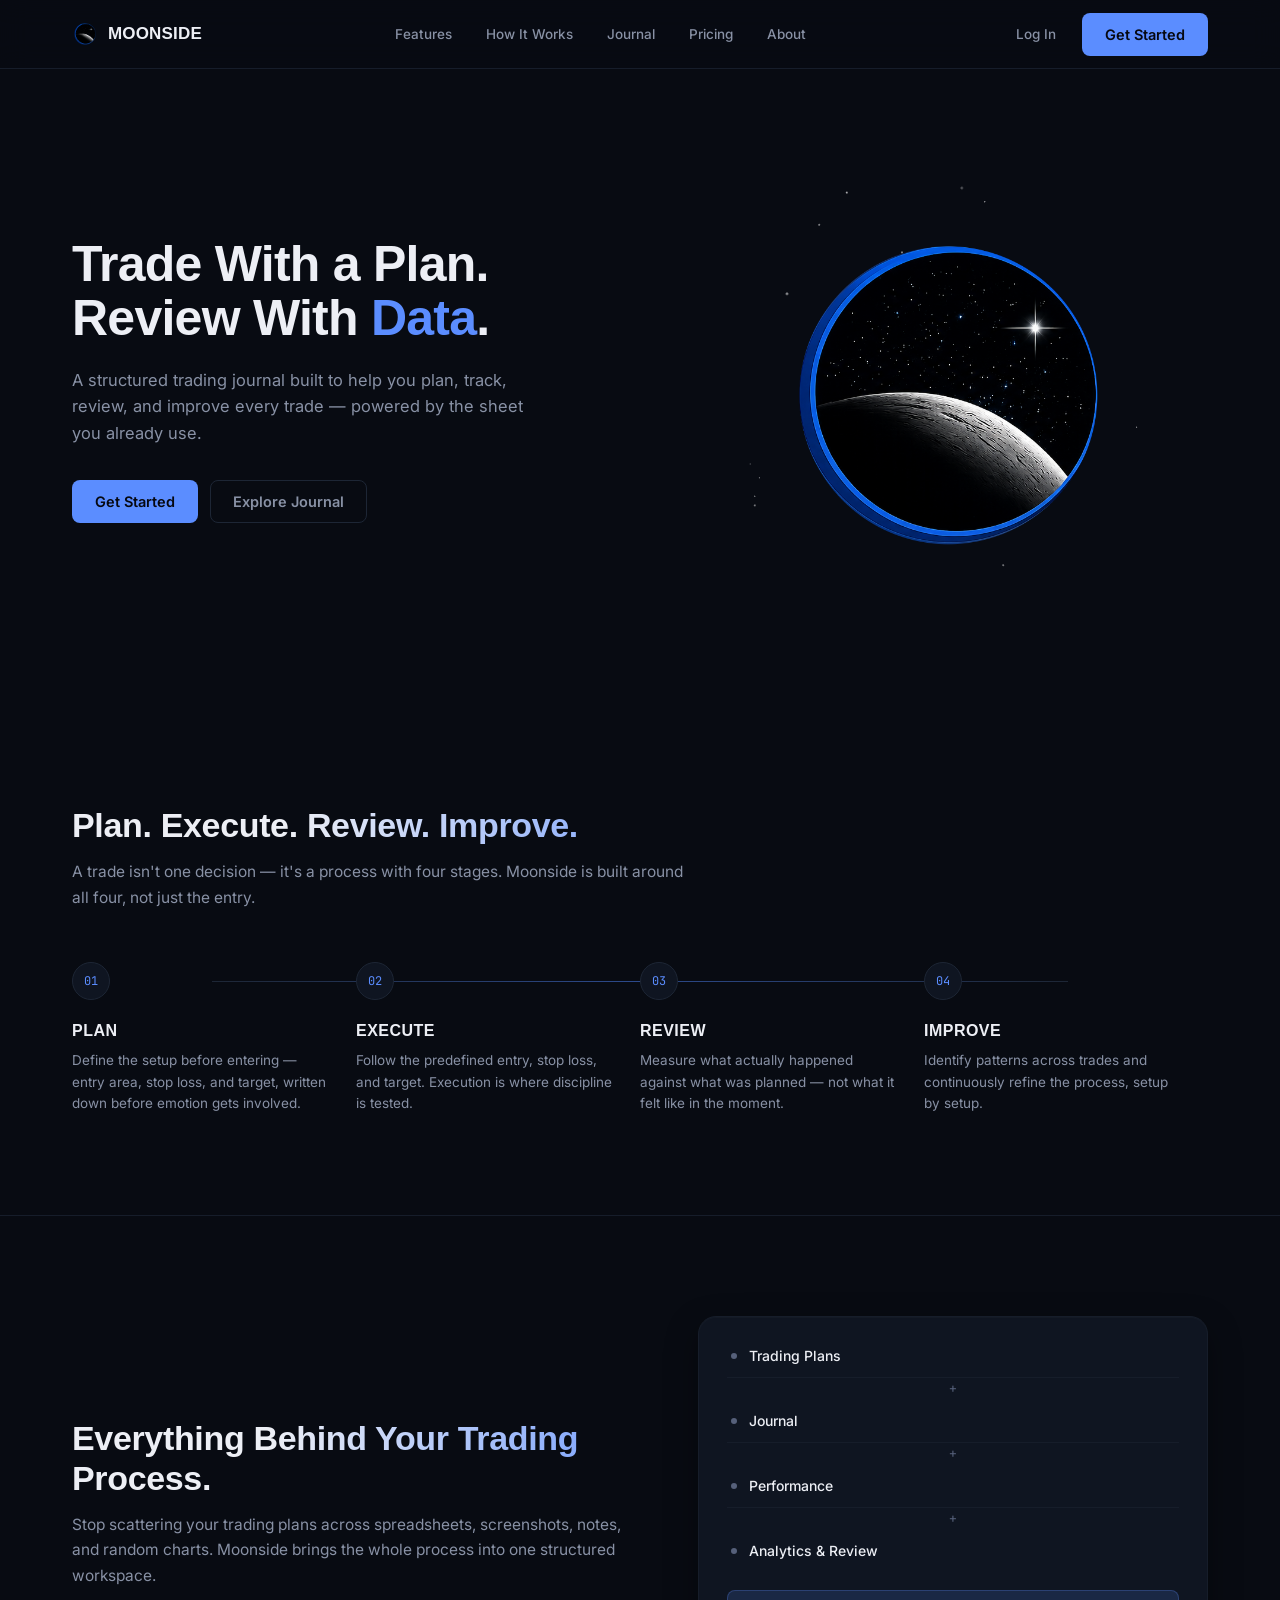
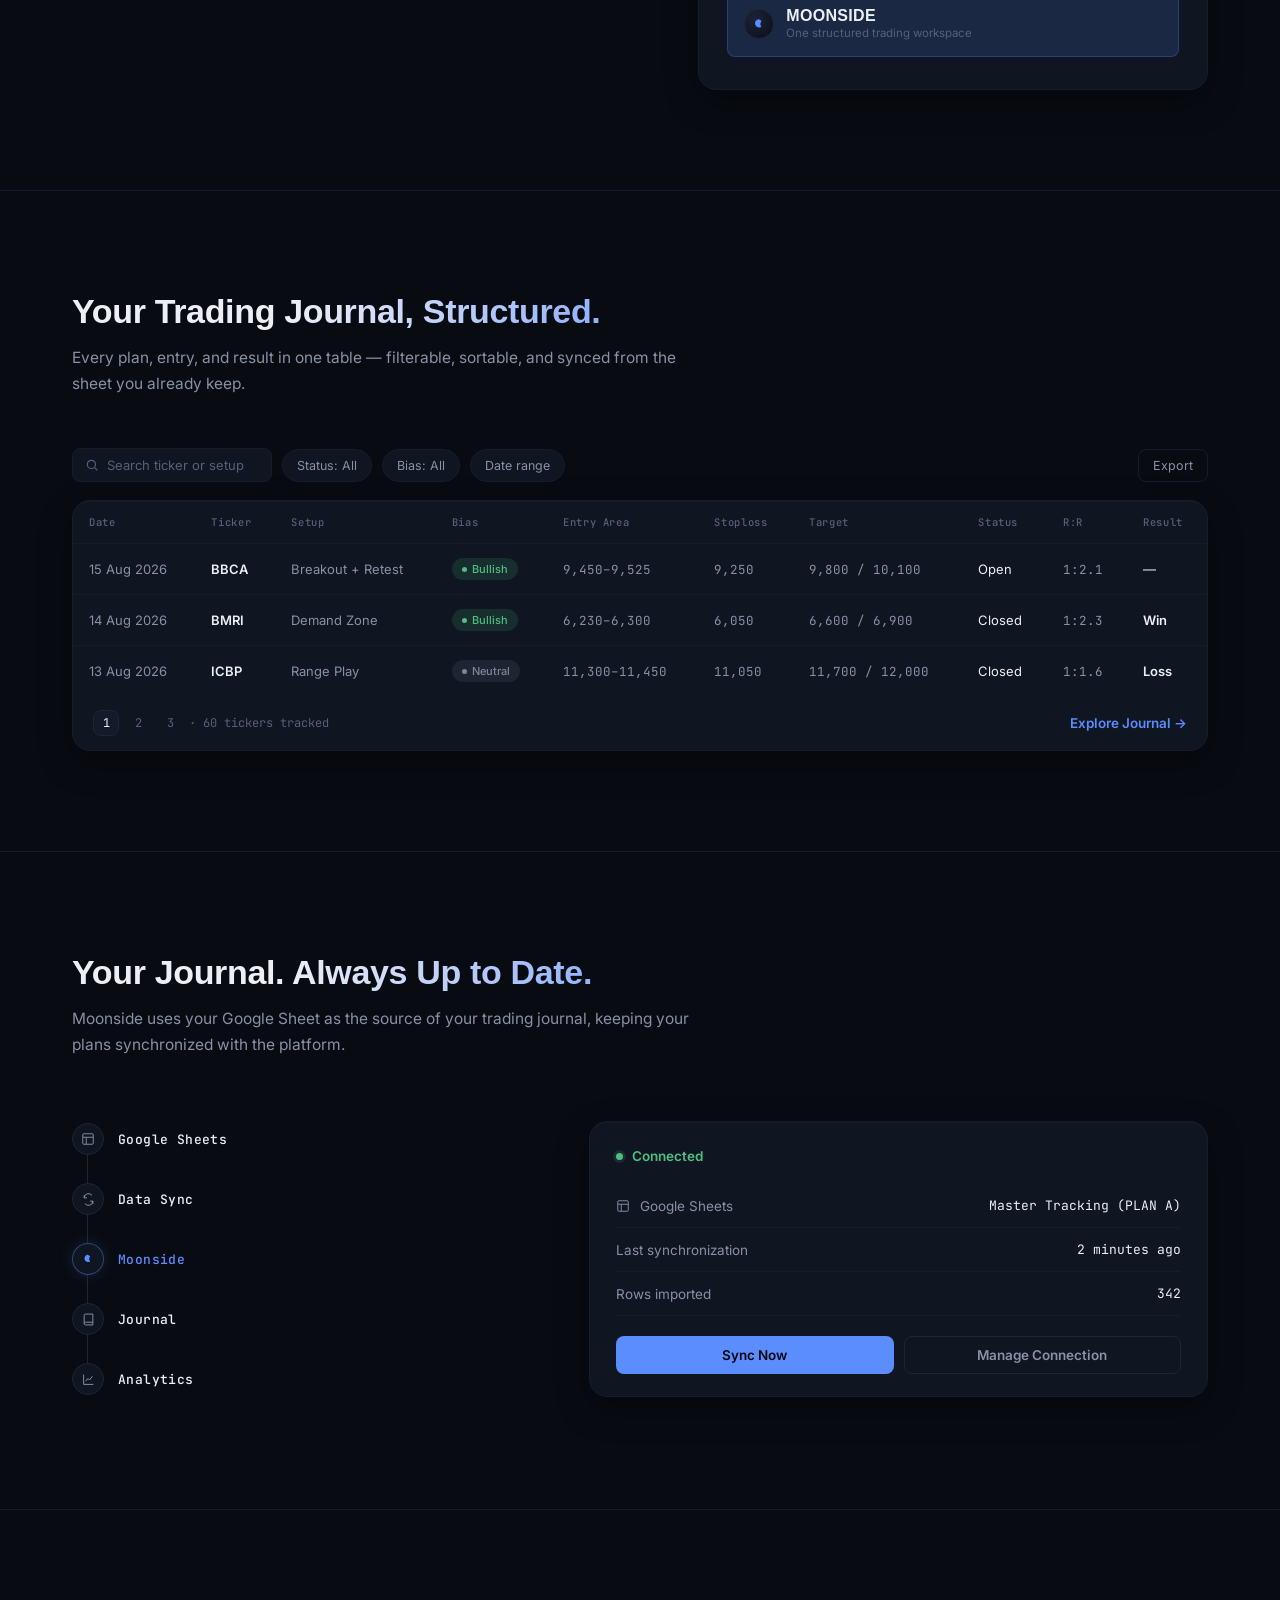
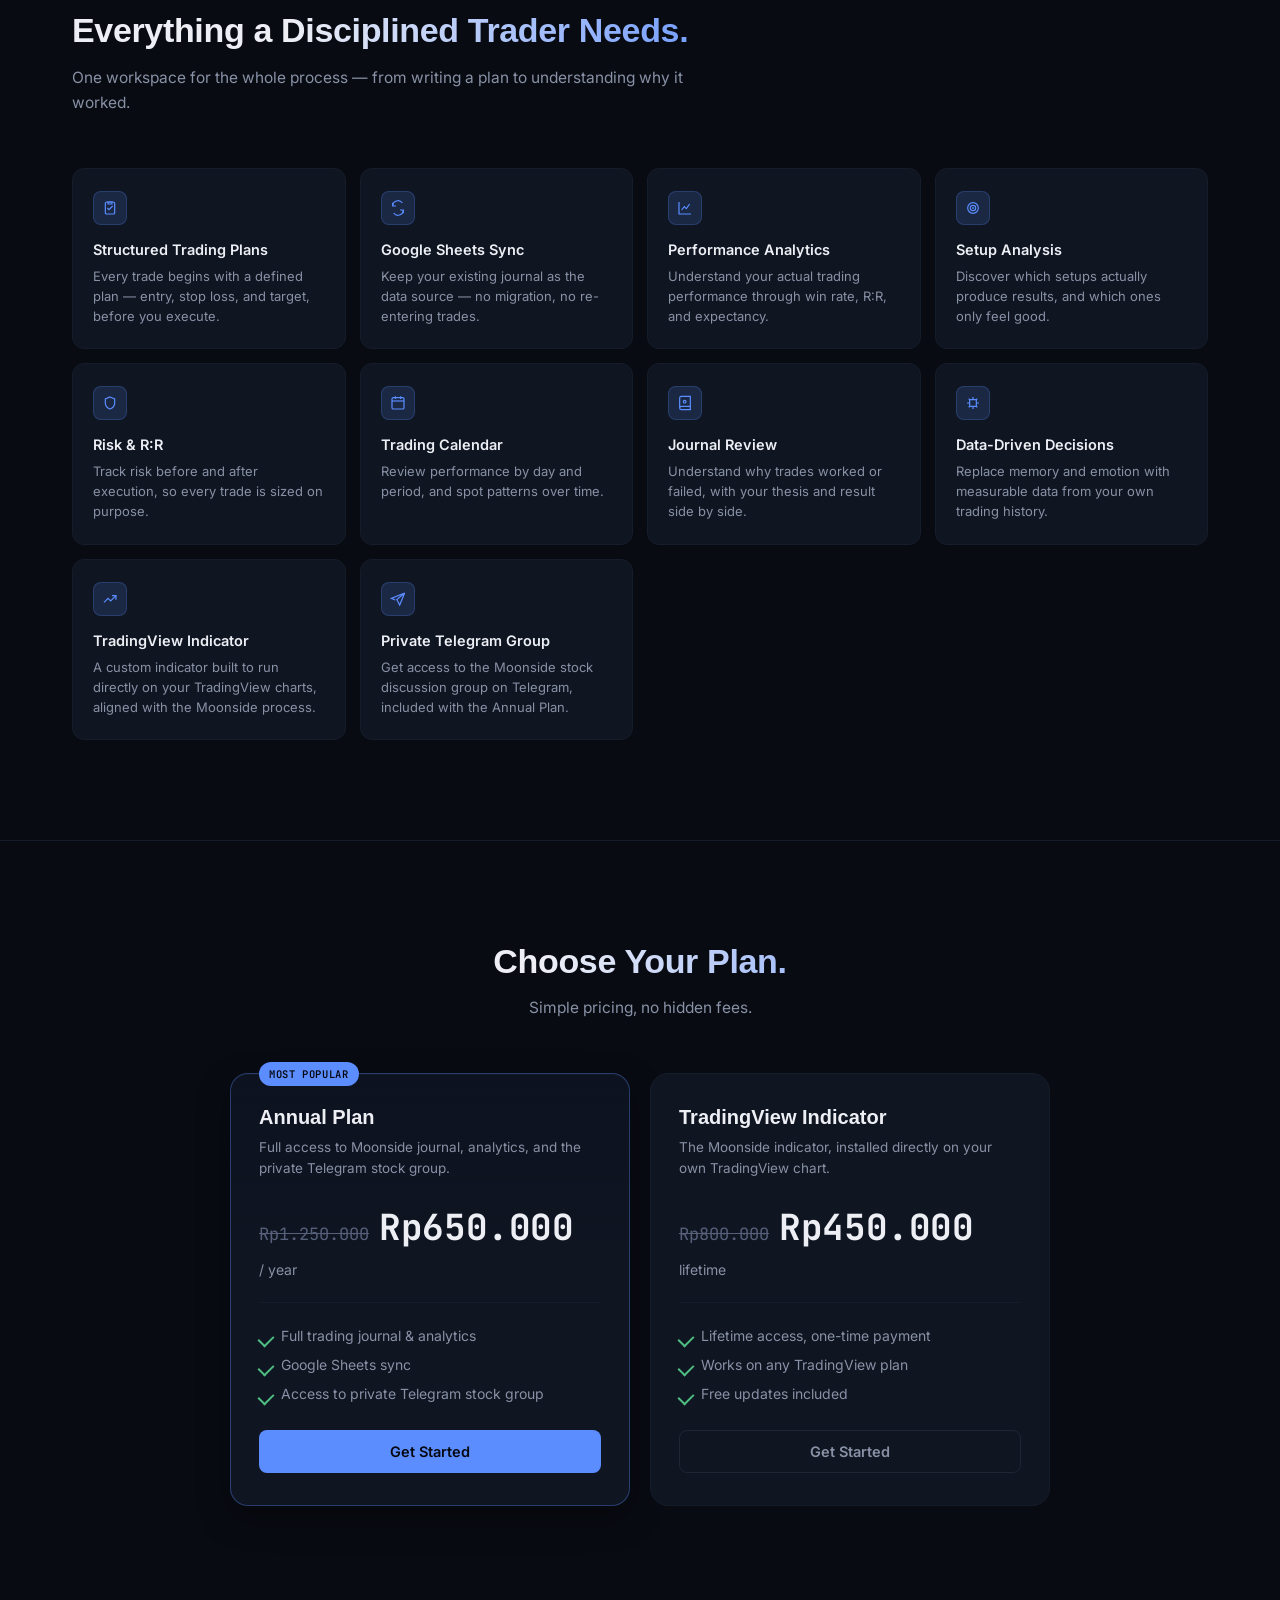
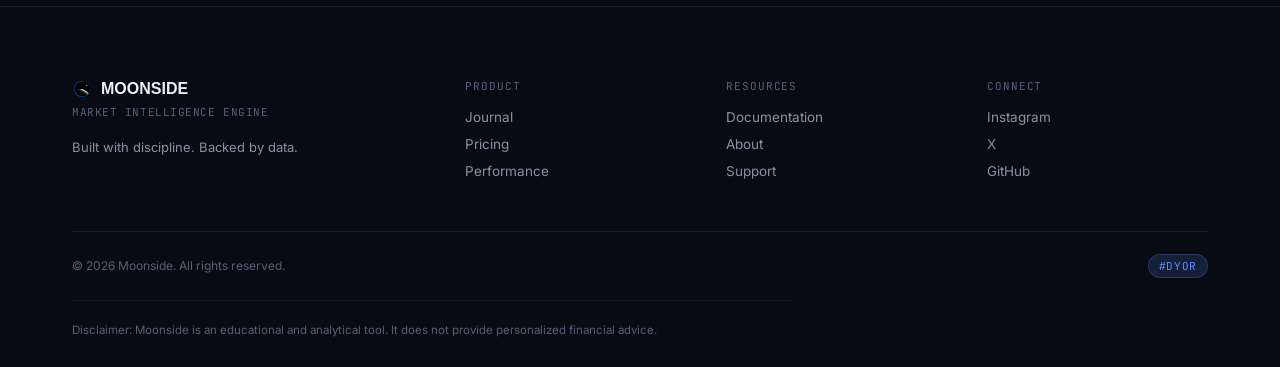
<file: index.html>
<!DOCTYPE html>
<html lang="en">
<head>
<meta charset="UTF-8">
<meta name="viewport" content="width=device-width, initial-scale=1.0">
<title>MOONSIDE — Market Intelligence Engine</title>
<meta name="description" content="A structured trading journal built to help you plan, track, review, and improve every trade.">
<link rel="preconnect" href="https://fonts.googleapis.com">
<link href="https://fonts.googleapis.com/css2?family=Inter:wght@400;500;600;700&family=JetBrains+Mono:wght@400;500;600&display=swap" rel="stylesheet">
<link rel="stylesheet" href="css/design-system.css">
<link rel="stylesheet" href="css/landing.css">
</head>
<body>

<!-- ========== NAVBAR ========== -->
<nav class="navbar">
  <div class="container navbar-inner">
    <a href="#" class="nav-brand">
      <img class="nav-brand-mark" src="assets/moon-badge.png" width="26" height="26" alt="Moonside">
      <span class="nav-brand-name">MOONSIDE</span>
    </a>

    <div class="nav-links">
      <a class="nav-link" href="#features">Features</a>
      <a class="nav-link" href="#how-it-works">How It Works</a>
      <a class="nav-link" href="#journal">Journal</a>
      <a class="nav-link" href="#pricing">Pricing</a>
      <a class="nav-link" href="#about">About</a>
    </div>

    <div class="nav-actions">
      <a class="nav-link-login" href="#login">Log In</a>
      <a class="btn btn-primary" href="#get-started">Get Started</a>
      <button class="nav-toggle" id="navToggle" aria-label="Toggle menu" aria-expanded="false">
        <svg width="18" height="18" viewBox="0 0 24 24" fill="none" stroke="currentColor" stroke-width="2"><line x1="3" y1="6" x2="21" y2="6"/><line x1="3" y1="12" x2="21" y2="12"/><line x1="3" y1="18" x2="21" y2="18"/></svg>
      </button>
    </div>
  </div>

  <div class="container">
    <div class="mobile-menu" id="mobileMenu">
      <a class="nav-link" href="#features">Features</a>
      <a class="nav-link" href="#how-it-works">How It Works</a>
      <a class="nav-link" href="#journal">Journal</a>
      <a class="nav-link" href="#pricing">Pricing</a>
      <a class="nav-link" href="#about">About</a>
      <a class="nav-link-login" href="#login">Log In</a>
      <a class="btn btn-primary" href="#get-started">Get Started</a>
    </div>
  </div>
</nav>

<!-- ========== HERO ========== -->
<header class="hero">
  <div class="container hero-grid">

    <div class="hero-content">
      <h1>Trade With a Plan.<br>Review With <span class="accent">Data</span>.</h1>

      <p class="hero-sub">
        A structured trading journal built to help you plan, track, review,
        and improve every trade — powered by the sheet you already use.
      </p>

      <div class="hero-cta">
        <a class="btn btn-primary" href="#get-started">Get Started</a>
        <a class="btn btn-secondary" href="#journal">Explore Journal</a>
      </div>
    </div>

    <div class="orbit-stage" aria-hidden="true">
      <div class="hero-stars"></div>
      <div class="orbit-core">
        <img class="orbit-core-mark" src="assets/moon-badge.png" alt="">
      </div>
    </div>

  </div>
</header>

<!-- ========== CORE PHILOSOPHY ========== -->
<section class="philosophy" id="how-it-works">
  <div class="container">
    <div class="section-head">
      <h2>Plan. Execute. Review. Improve.</h2>
      <p>A trade isn't one decision — it's a process with four stages. Moonside is built around all four, not just the entry.</p>
    </div>

    <div class="philosophy-flow">
      <div class="philo-step">
        <div class="philo-index mono">01</div>
        <div class="philo-title">PLAN</div>
        <div class="philo-desc">Define the setup before entering — entry area, stop loss, and target, written down before emotion gets involved.</div>
      </div>
      <div class="philo-step">
        <div class="philo-index mono">02</div>
        <div class="philo-title">EXECUTE</div>
        <div class="philo-desc">Follow the predefined entry, stop loss, and target. Execution is where discipline is tested.</div>
      </div>
      <div class="philo-step">
        <div class="philo-index mono">03</div>
        <div class="philo-title">REVIEW</div>
        <div class="philo-desc">Measure what actually happened against what was planned — not what it felt like in the moment.</div>
      </div>
      <div class="philo-step">
        <div class="philo-index mono">04</div>
        <div class="philo-title">IMPROVE</div>
        <div class="philo-desc">Identify patterns across trades and continuously refine the process, setup by setup.</div>
      </div>
    </div>
  </div>
</section>

<!-- ========== ONE SYSTEM POSITIONING ========== -->
<section class="one-system" id="one-system">
  <div class="container one-system-grid">
    <div class="one-system-text">
      <div class="section-head">
        <h2>Everything Behind Your Trading Process.</h2>
        <p>Stop scattering your trading plans across spreadsheets, screenshots, notes, and random charts. Moonside brings the whole process into one structured workspace.</p>
      </div>
    </div>

    <div class="equation-card">
      <div class="equation-item"><span class="equation-item-dot"></span> Trading Plans</div>
      <div class="equation-plus">+</div>
      <div class="equation-item"><span class="equation-item-dot"></span> Journal</div>
      <div class="equation-plus">+</div>
      <div class="equation-item"><span class="equation-item-dot"></span> Performance</div>
      <div class="equation-plus">+</div>
      <div class="equation-item" style="border-bottom:none;"><span class="equation-item-dot"></span> Analytics &amp; Review</div>

      <div class="equation-result">
        <div class="equation-result-icon">
          <svg width="16" height="16" viewBox="0 0 26 26" fill="none">
            <path d="M17 8.5C15.9 9.6 15.2 11.2 15.2 13C15.2 14.8 15.9 16.4 17 17.5C15.9 18.2 14.6 18.6 13.2 18.6C9.5 18.6 6.5 15.6 6.5 11.9C6.5 8.4 9.1 5.5 12.5 5.2C14.3 5.6 15.9 6.8 17 8.5Z" fill="#5B8DFF"/>
          </svg>
        </div>
        <div>
          <div class="equation-result-name">MOONSIDE</div>
          <div class="equation-result-sub">One structured trading workspace</div>
        </div>
      </div>
    </div>
  </div>
</section>

<!-- ========== JOURNAL PREVIEW ========== -->
<section class="journal-preview" id="journal">
  <div class="container">
    <div class="section-head">
      <h2>Your Trading Journal, Structured.</h2>
      <p>Every plan, entry, and result in one table — filterable, sortable, and synced from the sheet you already keep.</p>
    </div>

    <div class="journal-toolbar">
      <div class="journal-search">
        <svg width="14" height="14" viewBox="0 0 24 24" fill="none" stroke="currentColor" stroke-width="2"><circle cx="11" cy="11" r="7"/><line x1="21" y1="21" x2="16.65" y2="16.65"/></svg>
        Search ticker or setup
      </div>
      <div class="journal-filter-chip">Status: All</div>
      <div class="journal-filter-chip">Bias: All</div>
      <div class="journal-filter-chip">Date range</div>
      <div class="journal-toolbar-spacer"></div>
      <div class="journal-export">Export</div>
    </div>

    <div class="journal-card">
      <div class="journal-table-wrap">
        <table class="journal-table">
          <thead>
            <tr>
              <th>Date</th>
              <th>Ticker</th>
              <th>Setup</th>
              <th>Bias</th>
              <th>Entry Area</th>
              <th>Stoploss</th>
              <th>Target</th>
              <th>Status</th>
              <th>R:R</th>
              <th>Result</th>
            </tr>
          </thead>
          <tbody>
            <tr>
              <td class="dim">15 Aug 2026</td>
              <td class="ticker">BBCA</td>
              <td class="dim">Breakout + Retest</td>
              <td><span class="badge badge-bullish"><span class="badge-dot"></span>Bullish</span></td>
              <td class="mono-cell">9,450–9,525</td>
              <td class="mono-cell">9,250</td>
              <td class="mono-cell">9,800 / 10,100</td>
              <td class="status-open">Open</td>
              <td class="mono-cell">1:2.1</td>
              <td class="result-pending">—</td>
            </tr>
            <tr>
              <td class="dim">14 Aug 2026</td>
              <td class="ticker">BMRI</td>
              <td class="dim">Demand Zone</td>
              <td><span class="badge badge-bullish"><span class="badge-dot"></span>Bullish</span></td>
              <td class="mono-cell">6,230–6,300</td>
              <td class="mono-cell">6,050</td>
              <td class="mono-cell">6,600 / 6,900</td>
              <td class="status-closed">Closed</td>
              <td class="mono-cell">1:2.3</td>
              <td class="result-win">Win</td>
            </tr>
            <tr>
              <td class="dim">13 Aug 2026</td>
              <td class="ticker">ICBP</td>
              <td class="dim">Range Play</td>
              <td><span class="badge badge-neutral"><span class="badge-dot"></span>Neutral</span></td>
              <td class="mono-cell">11,300–11,450</td>
              <td class="mono-cell">11,050</td>
              <td class="mono-cell">11,700 / 12,000</td>
              <td class="status-closed">Closed</td>
              <td class="mono-cell">1:1.6</td>
              <td class="result-loss">Loss</td>
            </tr>
          </tbody>
        </table>
      </div>

      <div class="journal-footer">
        <div class="journal-pagination">
          <span class="page-dot active">1</span>
          <span class="page-dot">2</span>
          <span class="page-dot">3</span>
          <span>&middot;&nbsp;60 tickers tracked</span>
        </div>
        <a class="journal-cta" href="#journal">Explore Journal →</a>
      </div>
    </div>
  </div>
</section>

<!-- ========== GOOGLE SHEETS SYNC ========== -->
<section class="sheets-sync">
  <div class="container">
    <div class="section-head">
      <h2>Your Journal. Always Up to Date.</h2>
      <p>Moonside uses your Google Sheet as the source of your trading journal, keeping your plans synchronized with the platform.</p>
    </div>

    <div class="sheets-sync-grid">
      <div class="sync-flow">
        <div class="sync-flow-node">
          <span class="sync-flow-dot">
            <svg width="14" height="14" viewBox="0 0 24 24" fill="none"><rect x="3" y="3" width="18" height="18" rx="2" stroke="#8891A5" stroke-width="1.6"/><line x1="3" y1="9" x2="21" y2="9" stroke="#8891A5" stroke-width="1.6"/><line x1="9" y1="9" x2="9" y2="21" stroke="#8891A5" stroke-width="1.6"/></svg>
          </span>
          <span class="sync-flow-label">Google Sheets</span>
        </div>
        <div class="sync-flow-node">
          <span class="sync-flow-dot">
            <svg width="13" height="13" viewBox="0 0 24 24" fill="none" stroke="#8891A5" stroke-width="1.8"><path d="M4 4v5h5"/><path d="M20 20v-5h-5"/><path d="M4 9a8 8 0 0114.5-4.5M20 15a8 8 0 01-14.5 4.5"/></svg>
          </span>
          <span class="sync-flow-label">Data Sync</span>
        </div>
        <div class="sync-flow-node emphasis">
          <span class="sync-flow-dot">
            <svg width="14" height="14" viewBox="0 0 26 26" fill="none"><path d="M17 8.5C15.9 9.6 15.2 11.2 15.2 13C15.2 14.8 15.9 16.4 17 17.5C15.9 18.2 14.6 18.6 13.2 18.6C9.5 18.6 6.5 15.6 6.5 11.9C6.5 8.4 9.1 5.5 12.5 5.2C14.3 5.6 15.9 6.8 17 8.5Z" fill="#5B8DFF"/></svg>
          </span>
          <span class="sync-flow-label">Moonside</span>
        </div>
        <div class="sync-flow-node">
          <span class="sync-flow-dot">
            <svg width="13" height="13" viewBox="0 0 24 24" fill="none" stroke="#8891A5" stroke-width="1.8"><path d="M4 19.5A2.5 2.5 0 016.5 17H20"/><path d="M6.5 2H20v20H6.5A2.5 2.5 0 014 19.5v-15A2.5 2.5 0 016.5 2z"/></svg>
          </span>
          <span class="sync-flow-label">Journal</span>
        </div>
        <div class="sync-flow-node">
          <span class="sync-flow-dot">
            <svg width="13" height="13" viewBox="0 0 24 24" fill="none" stroke="#8891A5" stroke-width="1.8"><path d="M3 3v18h18"/><path d="M7 15l4-5 3 3 5-7"/></svg>
          </span>
          <span class="sync-flow-label">Analytics</span>
        </div>
      </div>

      <div class="sync-card">
        <div class="sync-card-status">
          <span class="sync-dot"></span> Connected
        </div>

        <div class="sync-card-row">
          <span class="sync-card-row-label">
            <svg width="14" height="14" viewBox="0 0 24 24" fill="none"><rect x="3" y="3" width="18" height="18" rx="2" stroke="#8891A5" stroke-width="1.6"/><line x1="3" y1="9" x2="21" y2="9" stroke="#8891A5" stroke-width="1.6"/><line x1="9" y1="9" x2="9" y2="21" stroke="#8891A5" stroke-width="1.6"/></svg>
            Google Sheets
          </span>
          <span class="sync-card-row-value">Master Tracking (PLAN A)</span>
        </div>
        <div class="sync-card-row">
          <span class="sync-card-row-label">Last synchronization</span>
          <span class="sync-card-row-value">2 minutes ago</span>
        </div>
        <div class="sync-card-row">
          <span class="sync-card-row-label">Rows imported</span>
          <span class="sync-card-row-value">342</span>
        </div>

        <div class="sync-card-actions">
          <a class="btn btn-primary" href="#get-started">Sync Now</a>
          <a class="btn btn-secondary" href="#login">Manage Connection</a>
        </div>
      </div>
    </div>
  </div>
</section>

<!-- ========== FEATURES ========== -->
<section class="features" id="features">
  <div class="container">
    <div class="section-head">
      <h2>Everything a Disciplined Trader Needs.</h2>
      <p>One workspace for the whole process — from writing a plan to understanding why it worked.</p>
    </div>

    <div class="feature-grid">
      <div class="feature-card">
        <div class="feature-icon">
          <svg width="16" height="16" viewBox="0 0 24 24" fill="none" stroke="currentColor" stroke-width="1.8"><rect x="5" y="3" width="14" height="18" rx="2"/><path d="M9 3h6v3H9z"/><path d="M8 12l2.5 2.5L16 9"/></svg>
        </div>
        <div class="feature-title">Structured Trading Plans</div>
        <div class="feature-desc">Every trade begins with a defined plan — entry, stop loss, and target, before you execute.</div>
      </div>

      <div class="feature-card">
        <div class="feature-icon">
          <svg width="16" height="16" viewBox="0 0 24 24" fill="none" stroke="currentColor" stroke-width="1.8"><path d="M4 4v5h5"/><path d="M20 20v-5h-5"/><path d="M4 9a8 8 0 0114.5-4.5M20 15a8 8 0 01-14.5 4.5"/></svg>
        </div>
        <div class="feature-title">Google Sheets Sync</div>
        <div class="feature-desc">Keep your existing journal as the data source — no migration, no re-entering trades.</div>
      </div>

      <div class="feature-card">
        <div class="feature-icon">
          <svg width="16" height="16" viewBox="0 0 24 24" fill="none" stroke="currentColor" stroke-width="1.8"><path d="M3 3v18h18"/><path d="M7 15l4-5 3 3 5-7"/></svg>
        </div>
        <div class="feature-title">Performance Analytics</div>
        <div class="feature-desc">Understand your actual trading performance through win rate, R:R, and expectancy.</div>
      </div>

      <div class="feature-card">
        <div class="feature-icon">
          <svg width="16" height="16" viewBox="0 0 24 24" fill="none" stroke="currentColor" stroke-width="1.8"><circle cx="12" cy="12" r="8"/><circle cx="12" cy="12" r="4"/><circle cx="12" cy="12" r="0.5" fill="currentColor"/></svg>
        </div>
        <div class="feature-title">Setup Analysis</div>
        <div class="feature-desc">Discover which setups actually produce results, and which ones only feel good.</div>
      </div>

      <div class="feature-card">
        <div class="feature-icon">
          <svg width="16" height="16" viewBox="0 0 24 24" fill="none" stroke="currentColor" stroke-width="1.8"><path d="M12 3l7 3v6c0 4.5-3 7.5-7 9-4-1.5-7-4.5-7-9V6l7-3z"/></svg>
        </div>
        <div class="feature-title">Risk &amp; R:R</div>
        <div class="feature-desc">Track risk before and after execution, so every trade is sized on purpose.</div>
      </div>

      <div class="feature-card">
        <div class="feature-icon">
          <svg width="16" height="16" viewBox="0 0 24 24" fill="none" stroke="currentColor" stroke-width="1.8"><rect x="3" y="4" width="18" height="17" rx="2"/><line x1="3" y1="9" x2="21" y2="9"/><line x1="8" y1="2" x2="8" y2="6"/><line x1="16" y1="2" x2="16" y2="6"/></svg>
        </div>
        <div class="feature-title">Trading Calendar</div>
        <div class="feature-desc">Review performance by day and period, and spot patterns over time.</div>
      </div>

      <div class="feature-card">
        <div class="feature-icon">
          <svg width="16" height="16" viewBox="0 0 24 24" fill="none" stroke="currentColor" stroke-width="1.8"><path d="M4 19.5A2.5 2.5 0 016.5 17H20"/><path d="M6.5 2H20v20H6.5A2.5 2.5 0 014 19.5v-15A2.5 2.5 0 016.5 2z"/><circle cx="11.5" cy="10" r="2"/></svg>
        </div>
        <div class="feature-title">Journal Review</div>
        <div class="feature-desc">Understand why trades worked or failed, with your thesis and result side by side.</div>
      </div>

      <div class="feature-card">
        <div class="feature-icon">
          <svg width="16" height="16" viewBox="0 0 24 24" fill="none" stroke="currentColor" stroke-width="1.8"><rect x="7" y="7" width="10" height="10" rx="1"/><path d="M12 3v3M12 18v3M3 12h3M18 12h3M5.5 5.5l2 2M16.5 16.5l2 2M5.5 18.5l2-2M16.5 7.5l2-2"/></svg>
        </div>
        <div class="feature-title">Data-Driven Decisions</div>
        <div class="feature-desc">Replace memory and emotion with measurable data from your own trading history.</div>
      </div>

      <div class="feature-card">
        <div class="feature-icon">
          <svg width="16" height="16" viewBox="0 0 24 24" fill="none" stroke="currentColor" stroke-width="1.8"><path d="M3 17l6-6 4 4 8-8"/><path d="M15 7h6v6"/></svg>
        </div>
        <div class="feature-title">TradingView Indicator</div>
        <div class="feature-desc">A custom indicator built to run directly on your TradingView charts, aligned with the Moonside process.</div>
      </div>

      <div class="feature-card">
        <div class="feature-icon">
          <svg width="16" height="16" viewBox="0 0 24 24" fill="none" stroke="currentColor" stroke-width="1.8"><path d="M22 3L2 11l6 2.5M22 3L14.5 21l-4.5-8.5M22 3L9.5 13.5"/></svg>
        </div>
        <div class="feature-title">Private Telegram Group</div>
        <div class="feature-desc">Get access to the Moonside stock discussion group on Telegram, included with the Annual Plan.</div>
      </div>
    </div>
  </div>
</section>

<!-- ========== PRICING ========== -->
<section class="pricing" id="pricing">
  <div class="container">
    <div class="section-head centered">
      <h2>Choose Your Plan.</h2>
      <p>Simple pricing, no hidden fees.</p>
    </div>

    <div class="pricing-grid">
      <div class="pricing-card featured">
        <div class="pricing-badge">MOST POPULAR</div>
        <div class="pricing-card-name">Annual Plan</div>
        <div class="pricing-card-desc">Full access to Moonside journal, analytics, and the private Telegram stock group.</div>
        <div class="pricing-card-price-row">
          <span class="pricing-card-price-old mono">Rp1.250.000</span>
          <span class="pricing-card-price mono">Rp650.000</span>
          <span class="pricing-card-period">/ year</span>
        </div>
        <ul class="pricing-card-list">
          <li>Full trading journal &amp; analytics</li>
          <li>Google Sheets sync</li>
          <li>Access to private Telegram stock group</li>
        </ul>
        <a class="btn btn-primary pricing-card-cta" href="#get-started">Get Started</a>
      </div>

      <div class="pricing-card">
        <div class="pricing-card-name">TradingView Indicator</div>
        <div class="pricing-card-desc">The Moonside indicator, installed directly on your own TradingView chart.</div>
        <div class="pricing-card-price-row">
          <span class="pricing-card-price-old mono">Rp800.000</span>
          <span class="pricing-card-price mono">Rp450.000</span>
          <span class="pricing-card-period">lifetime</span>
        </div>
        <ul class="pricing-card-list">
          <li>Lifetime access, one-time payment</li>
          <li>Works on any TradingView plan</li>
          <li>Free updates included</li>
        </ul>
        <a class="btn btn-secondary pricing-card-cta" href="#get-started">Get Started</a>
      </div>
    </div>
  </div>
</section>

<!-- ========== FOOTER ========== -->
<footer class="site-footer" id="about">
  <div class="container">
    <div class="footer-grid">
      <div class="footer-brand">
        <div class="footer-brand-name">
          <img class="footer-brand-mark" src="assets/moon-badge.png" width="20" height="20" alt="Moonside">
          MOONSIDE
        </div>
        <div class="footer-brand-tag mono">MARKET INTELLIGENCE ENGINE</div>
        <div class="footer-brand-desc">Built with discipline. Backed by data.</div>
      </div>

      <div class="footer-col">
        <div class="footer-col-title">PRODUCT</div>
        <div class="footer-links">
          <a class="footer-link" href="#journal">Journal</a>
          <a class="footer-link" href="#pricing">Pricing</a>
          <a class="footer-link" href="#">Performance</a>
        </div>
      </div>

      <div class="footer-col">
        <div class="footer-col-title">RESOURCES</div>
        <div class="footer-links">
          <a class="footer-link" href="#">Documentation</a>
          <a class="footer-link" href="#about">About</a>
          <a class="footer-link" href="#">Support</a>
        </div>
      </div>

      <div class="footer-col">
        <div class="footer-col-title">CONNECT</div>
        <div class="footer-links">
          <a class="footer-link" href="#">Instagram</a>
          <a class="footer-link" href="#">X</a>
          <a class="footer-link" href="#">GitHub</a>
        </div>
      </div>
    </div>

    <div class="footer-bottom">
      <span class="footer-copy">© 2026 Moonside. All rights reserved.</span>
      <span class="dyor-tag">#DYOR</span>
    </div>

    <div class="footer-disclaimer">
      Disclaimer: Moonside is an educational and analytical tool. It does not provide personalized financial advice.
    </div>
  </div>
</footer>

<script src="js/nav.js"></script>
</body>
</html>
</file>
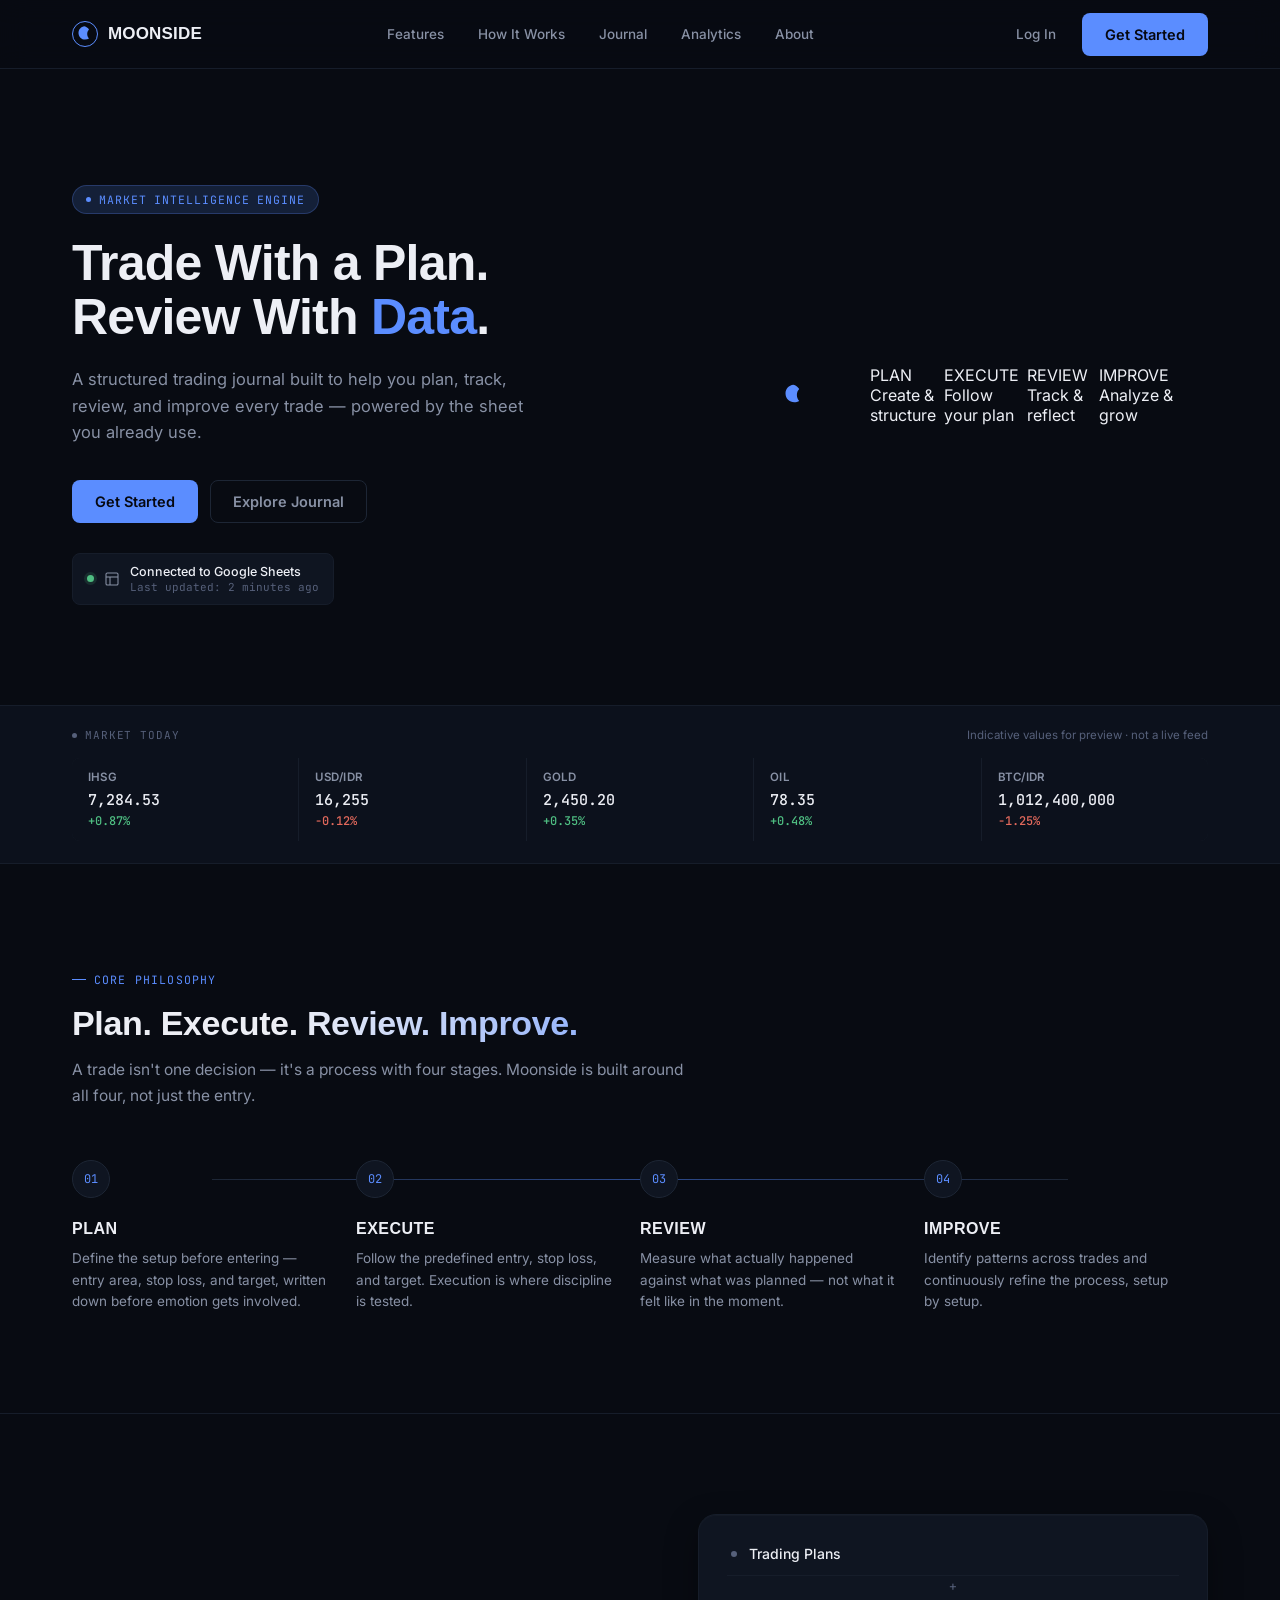
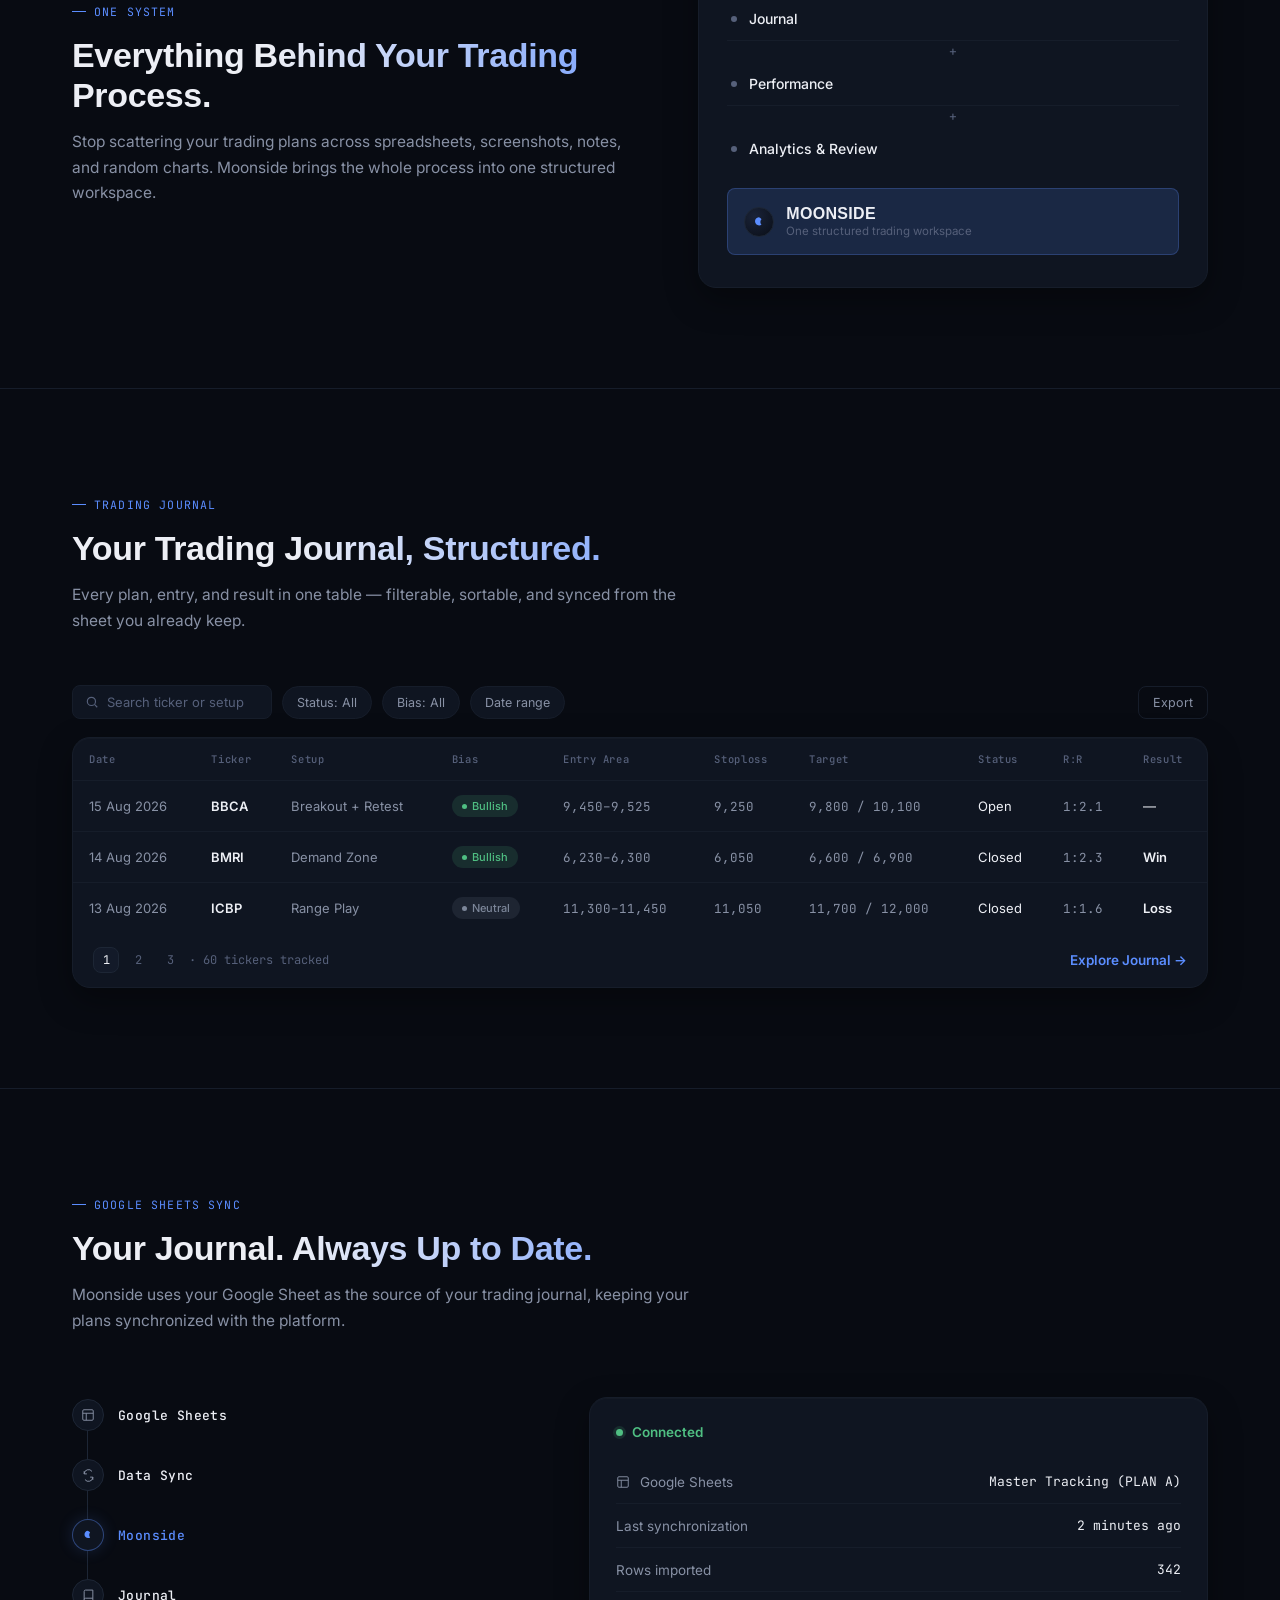
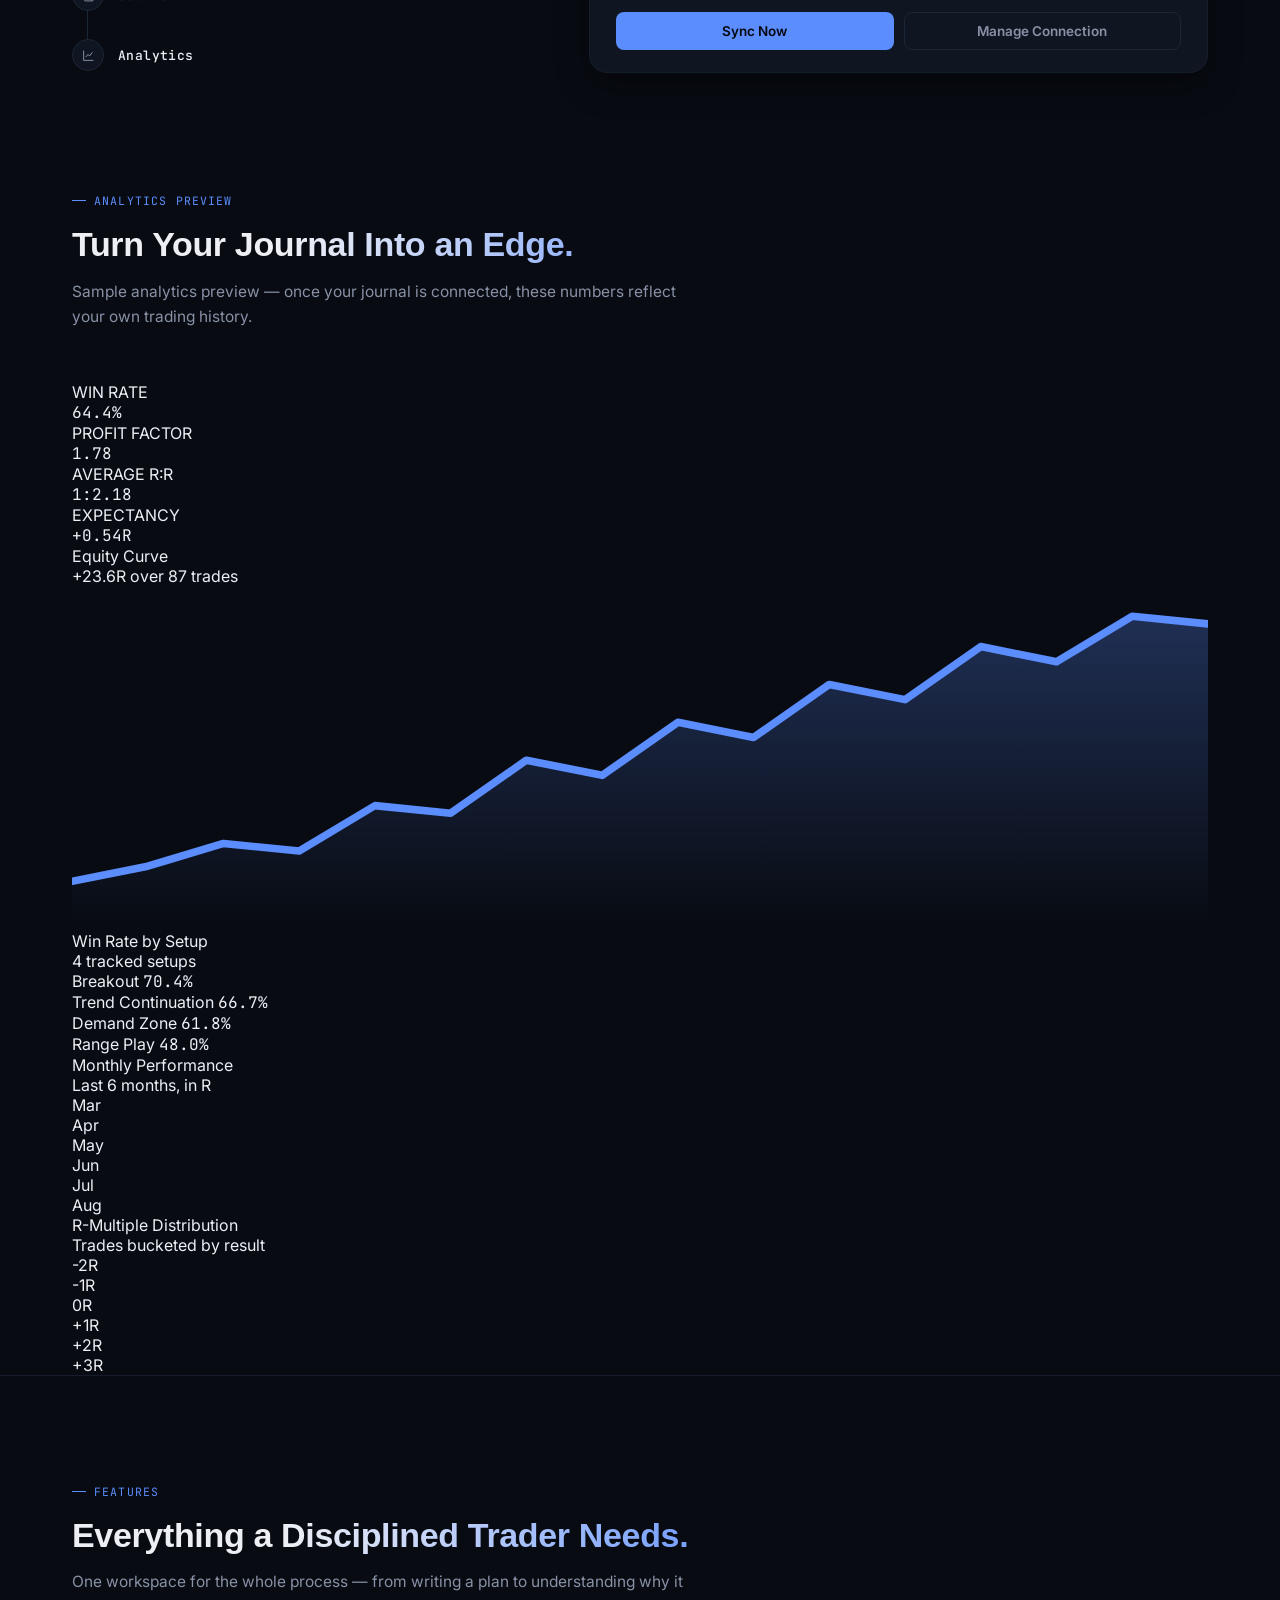
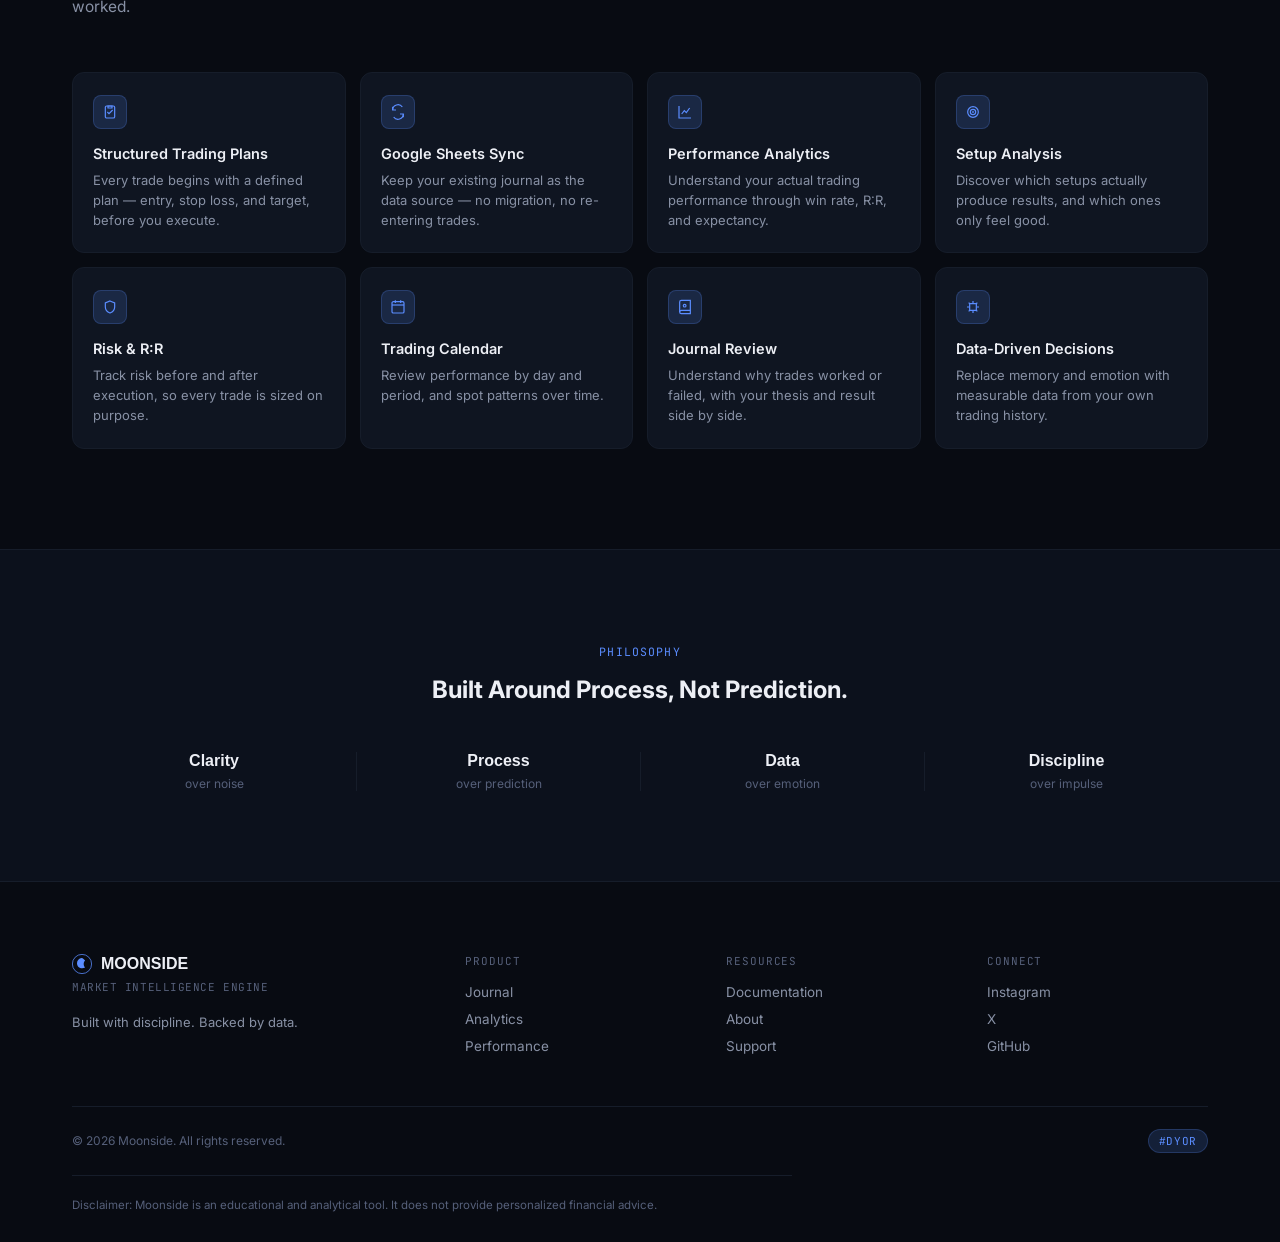
<file: index (51).html>
<!DOCTYPE html>
<html lang="en">
<head>
<meta charset="UTF-8">
<meta name="viewport" content="width=device-width, initial-scale=1.0">
<title>MOONSIDE — Market Intelligence Engine</title>
<meta name="description" content="A structured trading journal built to help you plan, track, review, and improve every trade.">
<link rel="preconnect" href="https://fonts.googleapis.com">
<link href="https://fonts.googleapis.com/css2?family=Inter:wght@400;500;600;700&family=JetBrains+Mono:wght@400;500;600&display=swap" rel="stylesheet">
<link rel="stylesheet" href="css/design-system.css">
<link rel="stylesheet" href="css/landing.css">
</head>
<body>

<!-- ========== NAVBAR ========== -->
<nav class="navbar">
  <div class="container navbar-inner">
    <a href="#" class="nav-brand">
      <svg width="26" height="26" viewBox="0 0 26 26" fill="none">
        <circle cx="13" cy="13" r="12.5" stroke="#5B8DFF" stroke-width="1"/>
        <path d="M17 8.5C15.9 9.6 15.2 11.2 15.2 13C15.2 14.8 15.9 16.4 17 17.5C15.9 18.2 14.6 18.6 13.2 18.6C9.5 18.6 6.5 15.6 6.5 11.9C6.5 8.4 9.1 5.5 12.5 5.2C14.3 5.6 15.9 6.8 17 8.5Z" fill="#5B8DFF"/>
      </svg>
      <span class="nav-brand-name">MOONSIDE</span>
    </a>

    <div class="nav-links">
      <a class="nav-link" href="#features">Features</a>
      <a class="nav-link" href="#how-it-works">How It Works</a>
      <a class="nav-link" href="#journal">Journal</a>
      <a class="nav-link" href="#analytics">Analytics</a>
      <a class="nav-link" href="#about">About</a>
    </div>

    <div class="nav-actions">
      <a class="nav-link-login" href="#login">Log In</a>
      <a class="btn btn-primary" href="#get-started">Get Started</a>
      <button class="nav-toggle" id="navToggle" aria-label="Toggle menu" aria-expanded="false">
        <svg width="18" height="18" viewBox="0 0 24 24" fill="none" stroke="currentColor" stroke-width="2"><line x1="3" y1="6" x2="21" y2="6"/><line x1="3" y1="12" x2="21" y2="12"/><line x1="3" y1="18" x2="21" y2="18"/></svg>
      </button>
    </div>
  </div>

  <div class="container">
    <div class="mobile-menu" id="mobileMenu">
      <a class="nav-link" href="#features">Features</a>
      <a class="nav-link" href="#how-it-works">How It Works</a>
      <a class="nav-link" href="#journal">Journal</a>
      <a class="nav-link" href="#analytics">Analytics</a>
      <a class="nav-link" href="#about">About</a>
      <a class="nav-link-login" href="#login">Log In</a>
      <a class="btn btn-primary" href="#get-started">Get Started</a>
    </div>
  </div>
</nav>

<!-- ========== HERO ========== -->
<header class="hero">
  <div class="container hero-grid">

    <div class="hero-content">
      <div class="eyebrow"><span class="eyebrow-dot"></span> MARKET INTELLIGENCE ENGINE</div>

      <h1>Trade With a Plan.<br>Review With <span class="accent">Data</span>.</h1>

      <p class="hero-sub">
        A structured trading journal built to help you plan, track, review,
        and improve every trade — powered by the sheet you already use.
      </p>

      <div class="hero-cta">
        <a class="btn btn-primary" href="#get-started">Get Started</a>
        <a class="btn btn-secondary" href="#journal">Explore Journal</a>
      </div>

      <div class="sync-indicator">
        <span class="sync-dot"></span>
        <svg width="16" height="16" viewBox="0 0 24 24" fill="none"><rect x="3" y="3" width="18" height="18" rx="2" stroke="#8891A5" stroke-width="1.6"/><line x1="3" y1="9" x2="21" y2="9" stroke="#8891A5" stroke-width="1.6"/><line x1="9" y1="9" x2="9" y2="21" stroke="#8891A5" stroke-width="1.6"/></svg>
        <div>
          <div class="sync-text-main">Connected to Google Sheets</div>
          <div class="sync-text-sub">Last updated: 2 minutes ago</div>
        </div>
      </div>
    </div>

    <div class="orbit-stage" aria-hidden="true">
      <div class="orbit-ring orbit-ring-1"></div>
      <div class="orbit-ring orbit-ring-2"></div>

      <div class="orbit-core">
        <svg width="34" height="34" viewBox="0 0 26 26" fill="none">
          <path d="M17 8.5C15.9 9.6 15.2 11.2 15.2 13C15.2 14.8 15.9 16.4 17 17.5C15.9 18.2 14.6 18.6 13.2 18.6C9.5 18.6 6.5 15.6 6.5 11.9C6.5 8.4 9.1 5.5 12.5 5.2C14.3 5.6 15.9 6.8 17 8.5Z" fill="#5B8DFF"/>
        </svg>
      </div>

      <div class="orbit-node orbit-node--plan">
        <span class="orbit-node-dot"></span>
        <span class="orbit-node-label">PLAN</span>
        <span class="orbit-node-sub">Create &amp; structure</span>
      </div>
      <div class="orbit-node orbit-node--execute">
        <span class="orbit-node-dot"></span>
        <span class="orbit-node-label">EXECUTE</span>
        <span class="orbit-node-sub">Follow your plan</span>
      </div>
      <div class="orbit-node orbit-node--review">
        <span class="orbit-node-dot"></span>
        <span class="orbit-node-label">REVIEW</span>
        <span class="orbit-node-sub">Track &amp; reflect</span>
      </div>
      <div class="orbit-node orbit-node--improve">
        <span class="orbit-node-dot"></span>
        <span class="orbit-node-label">IMPROVE</span>
        <span class="orbit-node-sub">Analyze &amp; grow</span>
      </div>
    </div>

  </div>
</header>

<!-- ========== MARKET SNAPSHOT ========== -->
<section class="market-snapshot" aria-label="Market snapshot">
  <div class="container">
    <div class="market-head">
      <div class="market-label"><span class="market-label-dot"></span> MARKET TODAY</div>
      <div class="market-note">Indicative values for preview &middot; not a live feed</div>
    </div>

    <div class="market-strip">
      <div class="market-item">
        <div class="market-item-symbol">IHSG</div>
        <div class="market-item-value mono">7,284.53</div>
        <div class="market-item-change up mono">+0.87%</div>
      </div>
      <div class="market-item">
        <div class="market-item-symbol">USD/IDR</div>
        <div class="market-item-value mono">16,255</div>
        <div class="market-item-change down mono">-0.12%</div>
      </div>
      <div class="market-item">
        <div class="market-item-symbol">GOLD</div>
        <div class="market-item-value mono">2,450.20</div>
        <div class="market-item-change up mono">+0.35%</div>
      </div>
      <div class="market-item">
        <div class="market-item-symbol">OIL</div>
        <div class="market-item-value mono">78.35</div>
        <div class="market-item-change up mono">+0.48%</div>
      </div>
      <div class="market-item">
        <div class="market-item-symbol">BTC/IDR</div>
        <div class="market-item-value mono">1,012,400,000</div>
        <div class="market-item-change down mono">-1.25%</div>
      </div>
    </div>
  </div>
</section>

<!-- ========== CORE PHILOSOPHY ========== -->
<section class="philosophy" id="how-it-works">
  <div class="container">
    <div class="section-head">
      <div class="section-eyebrow">CORE PHILOSOPHY</div>
      <h2>Plan. Execute. Review. Improve.</h2>
      <p>A trade isn't one decision — it's a process with four stages. Moonside is built around all four, not just the entry.</p>
    </div>

    <div class="philosophy-flow">
      <div class="philo-step">
        <div class="philo-index mono">01</div>
        <div class="philo-title">PLAN</div>
        <div class="philo-desc">Define the setup before entering — entry area, stop loss, and target, written down before emotion gets involved.</div>
      </div>
      <div class="philo-step">
        <div class="philo-index mono">02</div>
        <div class="philo-title">EXECUTE</div>
        <div class="philo-desc">Follow the predefined entry, stop loss, and target. Execution is where discipline is tested.</div>
      </div>
      <div class="philo-step">
        <div class="philo-index mono">03</div>
        <div class="philo-title">REVIEW</div>
        <div class="philo-desc">Measure what actually happened against what was planned — not what it felt like in the moment.</div>
      </div>
      <div class="philo-step">
        <div class="philo-index mono">04</div>
        <div class="philo-title">IMPROVE</div>
        <div class="philo-desc">Identify patterns across trades and continuously refine the process, setup by setup.</div>
      </div>
    </div>
  </div>
</section>

<!-- ========== ONE SYSTEM POSITIONING ========== -->
<section class="one-system" id="one-system">
  <div class="container one-system-grid">
    <div class="one-system-text">
      <div class="section-head">
        <div class="section-eyebrow">ONE SYSTEM</div>
        <h2>Everything Behind Your Trading Process.</h2>
        <p>Stop scattering your trading plans across spreadsheets, screenshots, notes, and random charts. Moonside brings the whole process into one structured workspace.</p>
      </div>
    </div>

    <div class="equation-card">
      <div class="equation-item"><span class="equation-item-dot"></span> Trading Plans</div>
      <div class="equation-plus">+</div>
      <div class="equation-item"><span class="equation-item-dot"></span> Journal</div>
      <div class="equation-plus">+</div>
      <div class="equation-item"><span class="equation-item-dot"></span> Performance</div>
      <div class="equation-plus">+</div>
      <div class="equation-item" style="border-bottom:none;"><span class="equation-item-dot"></span> Analytics &amp; Review</div>

      <div class="equation-result">
        <div class="equation-result-icon">
          <svg width="16" height="16" viewBox="0 0 26 26" fill="none">
            <path d="M17 8.5C15.9 9.6 15.2 11.2 15.2 13C15.2 14.8 15.9 16.4 17 17.5C15.9 18.2 14.6 18.6 13.2 18.6C9.5 18.6 6.5 15.6 6.5 11.9C6.5 8.4 9.1 5.5 12.5 5.2C14.3 5.6 15.9 6.8 17 8.5Z" fill="#5B8DFF"/>
          </svg>
        </div>
        <div>
          <div class="equation-result-name">MOONSIDE</div>
          <div class="equation-result-sub">One structured trading workspace</div>
        </div>
      </div>
    </div>
  </div>
</section>

<!-- ========== JOURNAL PREVIEW ========== -->
<section class="journal-preview" id="journal">
  <div class="container">
    <div class="section-head">
      <div class="section-eyebrow">TRADING JOURNAL</div>
      <h2>Your Trading Journal, Structured.</h2>
      <p>Every plan, entry, and result in one table — filterable, sortable, and synced from the sheet you already keep.</p>
    </div>

    <div class="journal-toolbar">
      <div class="journal-search">
        <svg width="14" height="14" viewBox="0 0 24 24" fill="none" stroke="currentColor" stroke-width="2"><circle cx="11" cy="11" r="7"/><line x1="21" y1="21" x2="16.65" y2="16.65"/></svg>
        Search ticker or setup
      </div>
      <div class="journal-filter-chip">Status: All</div>
      <div class="journal-filter-chip">Bias: All</div>
      <div class="journal-filter-chip">Date range</div>
      <div class="journal-toolbar-spacer"></div>
      <div class="journal-export">Export</div>
    </div>

    <div class="journal-card">
      <div class="journal-table-wrap">
        <table class="journal-table">
          <thead>
            <tr>
              <th>Date</th>
              <th>Ticker</th>
              <th>Setup</th>
              <th>Bias</th>
              <th>Entry Area</th>
              <th>Stoploss</th>
              <th>Target</th>
              <th>Status</th>
              <th>R:R</th>
              <th>Result</th>
            </tr>
          </thead>
          <tbody>
            <tr>
              <td class="dim">15 Aug 2026</td>
              <td class="ticker">BBCA</td>
              <td class="dim">Breakout + Retest</td>
              <td><span class="badge badge-bullish"><span class="badge-dot"></span>Bullish</span></td>
              <td class="mono-cell">9,450–9,525</td>
              <td class="mono-cell">9,250</td>
              <td class="mono-cell">9,800 / 10,100</td>
              <td class="status-open">Open</td>
              <td class="mono-cell">1:2.1</td>
              <td class="result-pending">—</td>
            </tr>
            <tr>
              <td class="dim">14 Aug 2026</td>
              <td class="ticker">BMRI</td>
              <td class="dim">Demand Zone</td>
              <td><span class="badge badge-bullish"><span class="badge-dot"></span>Bullish</span></td>
              <td class="mono-cell">6,230–6,300</td>
              <td class="mono-cell">6,050</td>
              <td class="mono-cell">6,600 / 6,900</td>
              <td class="status-closed">Closed</td>
              <td class="mono-cell">1:2.3</td>
              <td class="result-win">Win</td>
            </tr>
            <tr>
              <td class="dim">13 Aug 2026</td>
              <td class="ticker">ICBP</td>
              <td class="dim">Range Play</td>
              <td><span class="badge badge-neutral"><span class="badge-dot"></span>Neutral</span></td>
              <td class="mono-cell">11,300–11,450</td>
              <td class="mono-cell">11,050</td>
              <td class="mono-cell">11,700 / 12,000</td>
              <td class="status-closed">Closed</td>
              <td class="mono-cell">1:1.6</td>
              <td class="result-loss">Loss</td>
            </tr>
          </tbody>
        </table>
      </div>

      <div class="journal-footer">
        <div class="journal-pagination">
          <span class="page-dot active">1</span>
          <span class="page-dot">2</span>
          <span class="page-dot">3</span>
          <span>&middot;&nbsp;60 tickers tracked</span>
        </div>
        <a class="journal-cta" href="#journal">Explore Journal →</a>
      </div>
    </div>
  </div>
</section>

<!-- ========== GOOGLE SHEETS SYNC ========== -->
<section class="sheets-sync">
  <div class="container">
    <div class="section-head">
      <div class="section-eyebrow">GOOGLE SHEETS SYNC</div>
      <h2>Your Journal. Always Up to Date.</h2>
      <p>Moonside uses your Google Sheet as the source of your trading journal, keeping your plans synchronized with the platform.</p>
    </div>

    <div class="sheets-sync-grid">
      <div class="sync-flow">
        <div class="sync-flow-node">
          <span class="sync-flow-dot">
            <svg width="14" height="14" viewBox="0 0 24 24" fill="none"><rect x="3" y="3" width="18" height="18" rx="2" stroke="#8891A5" stroke-width="1.6"/><line x1="3" y1="9" x2="21" y2="9" stroke="#8891A5" stroke-width="1.6"/><line x1="9" y1="9" x2="9" y2="21" stroke="#8891A5" stroke-width="1.6"/></svg>
          </span>
          <span class="sync-flow-label">Google Sheets</span>
        </div>
        <div class="sync-flow-node">
          <span class="sync-flow-dot">
            <svg width="13" height="13" viewBox="0 0 24 24" fill="none" stroke="#8891A5" stroke-width="1.8"><path d="M4 4v5h5"/><path d="M20 20v-5h-5"/><path d="M4 9a8 8 0 0114.5-4.5M20 15a8 8 0 01-14.5 4.5"/></svg>
          </span>
          <span class="sync-flow-label">Data Sync</span>
        </div>
        <div class="sync-flow-node emphasis">
          <span class="sync-flow-dot">
            <svg width="14" height="14" viewBox="0 0 26 26" fill="none"><path d="M17 8.5C15.9 9.6 15.2 11.2 15.2 13C15.2 14.8 15.9 16.4 17 17.5C15.9 18.2 14.6 18.6 13.2 18.6C9.5 18.6 6.5 15.6 6.5 11.9C6.5 8.4 9.1 5.5 12.5 5.2C14.3 5.6 15.9 6.8 17 8.5Z" fill="#5B8DFF"/></svg>
          </span>
          <span class="sync-flow-label">Moonside</span>
        </div>
        <div class="sync-flow-node">
          <span class="sync-flow-dot">
            <svg width="13" height="13" viewBox="0 0 24 24" fill="none" stroke="#8891A5" stroke-width="1.8"><path d="M4 19.5A2.5 2.5 0 016.5 17H20"/><path d="M6.5 2H20v20H6.5A2.5 2.5 0 014 19.5v-15A2.5 2.5 0 016.5 2z"/></svg>
          </span>
          <span class="sync-flow-label">Journal</span>
        </div>
        <div class="sync-flow-node">
          <span class="sync-flow-dot">
            <svg width="13" height="13" viewBox="0 0 24 24" fill="none" stroke="#8891A5" stroke-width="1.8"><path d="M3 3v18h18"/><path d="M7 15l4-5 3 3 5-7"/></svg>
          </span>
          <span class="sync-flow-label">Analytics</span>
        </div>
      </div>

      <div class="sync-card">
        <div class="sync-card-status">
          <span class="sync-dot"></span> Connected
        </div>

        <div class="sync-card-row">
          <span class="sync-card-row-label">
            <svg width="14" height="14" viewBox="0 0 24 24" fill="none"><rect x="3" y="3" width="18" height="18" rx="2" stroke="#8891A5" stroke-width="1.6"/><line x1="3" y1="9" x2="21" y2="9" stroke="#8891A5" stroke-width="1.6"/><line x1="9" y1="9" x2="9" y2="21" stroke="#8891A5" stroke-width="1.6"/></svg>
            Google Sheets
          </span>
          <span class="sync-card-row-value">Master Tracking (PLAN A)</span>
        </div>
        <div class="sync-card-row">
          <span class="sync-card-row-label">Last synchronization</span>
          <span class="sync-card-row-value">2 minutes ago</span>
        </div>
        <div class="sync-card-row">
          <span class="sync-card-row-label">Rows imported</span>
          <span class="sync-card-row-value">342</span>
        </div>

        <div class="sync-card-actions">
          <a class="btn btn-primary" href="#get-started">Sync Now</a>
          <a class="btn btn-secondary" href="#login">Manage Connection</a>
        </div>
      </div>
    </div>
  </div>
</section>

<!-- ========== ANALYTICS PREVIEW ========== -->
<section class="analytics-preview" id="analytics">
  <div class="container">
    <div class="section-head">
      <div class="section-eyebrow">ANALYTICS PREVIEW</div>
      <h2>Turn Your Journal Into an Edge.</h2>
      <p>Sample analytics preview — once your journal is connected, these numbers reflect your own trading history.</p>
    </div>

    <div class="metric-row">
      <div class="metric-card">
        <div class="metric-card-label">WIN RATE</div>
        <div class="metric-card-value mono">64.4%</div>
      </div>
      <div class="metric-card">
        <div class="metric-card-label">PROFIT FACTOR</div>
        <div class="metric-card-value mono">1.78</div>
      </div>
      <div class="metric-card">
        <div class="metric-card-label">AVERAGE R:R</div>
        <div class="metric-card-value mono">1:2.18</div>
      </div>
      <div class="metric-card">
        <div class="metric-card-label">EXPECTANCY</div>
        <div class="metric-card-value mono positive">+0.54R</div>
      </div>
    </div>

    <div class="chart-grid">
      <div class="chart-card">
        <div class="chart-card-title">Equity Curve</div>
        <div class="chart-card-caption">+23.6R over 87 trades</div>
        <svg class="equity-svg" viewBox="0 0 300 90" preserveAspectRatio="none">
          <defs>
            <linearGradient id="equityFill" x1="0" y1="0" x2="0" y2="1">
              <stop offset="0%" stop-color="#5B8DFF" stop-opacity="0.28"/>
              <stop offset="100%" stop-color="#5B8DFF" stop-opacity="0"/>
            </linearGradient>
          </defs>
          <path d="M0,78 L20,74 L40,68 L60,70 L80,58 L100,60 L120,46 L140,50 L160,36 L180,40 L200,26 L220,30 L240,16 L260,20 L280,8 L300,10 L300,90 L0,90 Z" fill="url(#equityFill)"/>
          <path d="M0,78 L20,74 L40,68 L60,70 L80,58 L100,60 L120,46 L140,50 L160,36 L180,40 L200,26 L220,30 L240,16 L260,20 L280,8 L300,10" fill="none" stroke="#5B8DFF" stroke-width="2" stroke-linecap="round" stroke-linejoin="round"/>
        </svg>
      </div>

      <div class="chart-card">
        <div class="chart-card-title">Win Rate by Setup</div>
        <div class="chart-card-caption">4 tracked setups</div>
        <div class="setup-bar-row">
          <span class="setup-bar-label">Breakout</span>
          <span class="setup-bar-track"><span class="setup-bar-fill" style="width:70.4%"></span></span>
          <span class="setup-bar-value mono">70.4%</span>
        </div>
        <div class="setup-bar-row">
          <span class="setup-bar-label">Trend Continuation</span>
          <span class="setup-bar-track"><span class="setup-bar-fill" style="width:66.7%"></span></span>
          <span class="setup-bar-value mono">66.7%</span>
        </div>
        <div class="setup-bar-row">
          <span class="setup-bar-label">Demand Zone</span>
          <span class="setup-bar-track"><span class="setup-bar-fill" style="width:61.8%"></span></span>
          <span class="setup-bar-value mono">61.8%</span>
        </div>
        <div class="setup-bar-row">
          <span class="setup-bar-label">Range Play</span>
          <span class="setup-bar-track"><span class="setup-bar-fill" style="width:48%"></span></span>
          <span class="setup-bar-value mono">48.0%</span>
        </div>
      </div>

      <div class="chart-card">
        <div class="chart-card-title">Monthly Performance</div>
        <div class="chart-card-caption">Last 6 months, in R</div>
        <div class="monthly-chart">
          <div class="monthly-col">
            <div class="monthly-bar positive" style="height:58%"></div>
            <span class="monthly-label">Mar</span>
          </div>
          <div class="monthly-col">
            <div class="monthly-bar positive" style="height:34%"></div>
            <span class="monthly-label">Apr</span>
          </div>
          <div class="monthly-col">
            <div class="monthly-bar negative" style="height:12%"></div>
            <span class="monthly-label">May</span>
          </div>
          <div class="monthly-col">
            <div class="monthly-bar positive" style="height:74%"></div>
            <span class="monthly-label">Jun</span>
          </div>
          <div class="monthly-col">
            <div class="monthly-bar positive" style="height:38%"></div>
            <span class="monthly-label">Jul</span>
          </div>
          <div class="monthly-col">
            <div class="monthly-bar positive" style="height:28%"></div>
            <span class="monthly-label">Aug</span>
          </div>
        </div>
      </div>

      <div class="chart-card">
        <div class="chart-card-title">R-Multiple Distribution</div>
        <div class="chart-card-caption">Trades bucketed by result</div>
        <div class="rdist-chart">
          <div class="rdist-col">
            <div class="rdist-bar negative" style="height:22%"></div>
            <span class="rdist-label">-2R</span>
          </div>
          <div class="rdist-col">
            <div class="rdist-bar negative" style="height:40%"></div>
            <span class="rdist-label">-1R</span>
          </div>
          <div class="rdist-col">
            <div class="rdist-bar positive" style="height:28%"></div>
            <span class="rdist-label">0R</span>
          </div>
          <div class="rdist-col">
            <div class="rdist-bar positive" style="height:62%"></div>
            <span class="rdist-label">+1R</span>
          </div>
          <div class="rdist-col">
            <div class="rdist-bar positive" style="height:88%"></div>
            <span class="rdist-label">+2R</span>
          </div>
          <div class="rdist-col">
            <div class="rdist-bar positive" style="height:52%"></div>
            <span class="rdist-label">+3R</span>
          </div>
        </div>
      </div>
    </div>
  </div>
</section>

<!-- ========== FEATURES ========== -->
<section class="features" id="features">
  <div class="container">
    <div class="section-head">
      <div class="section-eyebrow">FEATURES</div>
      <h2>Everything a Disciplined Trader Needs.</h2>
      <p>One workspace for the whole process — from writing a plan to understanding why it worked.</p>
    </div>

    <div class="feature-grid">
      <div class="feature-card">
        <div class="feature-icon">
          <svg width="16" height="16" viewBox="0 0 24 24" fill="none" stroke="currentColor" stroke-width="1.8"><rect x="5" y="3" width="14" height="18" rx="2"/><path d="M9 3h6v3H9z"/><path d="M8 12l2.5 2.5L16 9"/></svg>
        </div>
        <div class="feature-title">Structured Trading Plans</div>
        <div class="feature-desc">Every trade begins with a defined plan — entry, stop loss, and target, before you execute.</div>
      </div>

      <div class="feature-card">
        <div class="feature-icon">
          <svg width="16" height="16" viewBox="0 0 24 24" fill="none" stroke="currentColor" stroke-width="1.8"><path d="M4 4v5h5"/><path d="M20 20v-5h-5"/><path d="M4 9a8 8 0 0114.5-4.5M20 15a8 8 0 01-14.5 4.5"/></svg>
        </div>
        <div class="feature-title">Google Sheets Sync</div>
        <div class="feature-desc">Keep your existing journal as the data source — no migration, no re-entering trades.</div>
      </div>

      <div class="feature-card">
        <div class="feature-icon">
          <svg width="16" height="16" viewBox="0 0 24 24" fill="none" stroke="currentColor" stroke-width="1.8"><path d="M3 3v18h18"/><path d="M7 15l4-5 3 3 5-7"/></svg>
        </div>
        <div class="feature-title">Performance Analytics</div>
        <div class="feature-desc">Understand your actual trading performance through win rate, R:R, and expectancy.</div>
      </div>

      <div class="feature-card">
        <div class="feature-icon">
          <svg width="16" height="16" viewBox="0 0 24 24" fill="none" stroke="currentColor" stroke-width="1.8"><circle cx="12" cy="12" r="8"/><circle cx="12" cy="12" r="4"/><circle cx="12" cy="12" r="0.5" fill="currentColor"/></svg>
        </div>
        <div class="feature-title">Setup Analysis</div>
        <div class="feature-desc">Discover which setups actually produce results, and which ones only feel good.</div>
      </div>

      <div class="feature-card">
        <div class="feature-icon">
          <svg width="16" height="16" viewBox="0 0 24 24" fill="none" stroke="currentColor" stroke-width="1.8"><path d="M12 3l7 3v6c0 4.5-3 7.5-7 9-4-1.5-7-4.5-7-9V6l7-3z"/></svg>
        </div>
        <div class="feature-title">Risk &amp; R:R</div>
        <div class="feature-desc">Track risk before and after execution, so every trade is sized on purpose.</div>
      </div>

      <div class="feature-card">
        <div class="feature-icon">
          <svg width="16" height="16" viewBox="0 0 24 24" fill="none" stroke="currentColor" stroke-width="1.8"><rect x="3" y="4" width="18" height="17" rx="2"/><line x1="3" y1="9" x2="21" y2="9"/><line x1="8" y1="2" x2="8" y2="6"/><line x1="16" y1="2" x2="16" y2="6"/></svg>
        </div>
        <div class="feature-title">Trading Calendar</div>
        <div class="feature-desc">Review performance by day and period, and spot patterns over time.</div>
      </div>

      <div class="feature-card">
        <div class="feature-icon">
          <svg width="16" height="16" viewBox="0 0 24 24" fill="none" stroke="currentColor" stroke-width="1.8"><path d="M4 19.5A2.5 2.5 0 016.5 17H20"/><path d="M6.5 2H20v20H6.5A2.5 2.5 0 014 19.5v-15A2.5 2.5 0 016.5 2z"/><circle cx="11.5" cy="10" r="2"/></svg>
        </div>
        <div class="feature-title">Journal Review</div>
        <div class="feature-desc">Understand why trades worked or failed, with your thesis and result side by side.</div>
      </div>

      <div class="feature-card">
        <div class="feature-icon">
          <svg width="16" height="16" viewBox="0 0 24 24" fill="none" stroke="currentColor" stroke-width="1.8"><rect x="7" y="7" width="10" height="10" rx="1"/><path d="M12 3v3M12 18v3M3 12h3M18 12h3M5.5 5.5l2 2M16.5 16.5l2 2M5.5 18.5l2-2M16.5 7.5l2-2"/></svg>
        </div>
        <div class="feature-title">Data-Driven Decisions</div>
        <div class="feature-desc">Replace memory and emotion with measurable data from your own trading history.</div>
      </div>
    </div>
  </div>
</section>

<!-- ========== PRINCIPLES (conceptual, no fabricated testimonials) ========== -->
<section class="principles">
  <div class="container">
    <div class="principles-head">
      <div class="section-eyebrow">PHILOSOPHY</div>
      <h2>Built Around Process, Not Prediction.</h2>
    </div>

    <div class="principles-row">
      <div class="principle-item">
        <div class="principle-primary">Clarity</div>
        <div class="principle-secondary">over noise</div>
      </div>
      <div class="principle-item">
        <div class="principle-primary">Process</div>
        <div class="principle-secondary">over prediction</div>
      </div>
      <div class="principle-item">
        <div class="principle-primary">Data</div>
        <div class="principle-secondary">over emotion</div>
      </div>
      <div class="principle-item">
        <div class="principle-primary">Discipline</div>
        <div class="principle-secondary">over impulse</div>
      </div>
    </div>
  </div>
</section>

<!-- ========== FOOTER ========== -->
<footer class="site-footer">
  <div class="container">
    <div class="footer-grid">
      <div class="footer-brand">
        <div class="footer-brand-name">
          <svg width="20" height="20" viewBox="0 0 26 26" fill="none">
            <circle cx="13" cy="13" r="12.5" stroke="#5B8DFF" stroke-width="1"/>
            <path d="M17 8.5C15.9 9.6 15.2 11.2 15.2 13C15.2 14.8 15.9 16.4 17 17.5C15.9 18.2 14.6 18.6 13.2 18.6C9.5 18.6 6.5 15.6 6.5 11.9C6.5 8.4 9.1 5.5 12.5 5.2C14.3 5.6 15.9 6.8 17 8.5Z" fill="#5B8DFF"/>
          </svg>
          MOONSIDE
        </div>
        <div class="footer-brand-tag mono">MARKET INTELLIGENCE ENGINE</div>
        <div class="footer-brand-desc">Built with discipline. Backed by data.</div>
      </div>

      <div class="footer-col">
        <div class="footer-col-title">PRODUCT</div>
        <div class="footer-links">
          <a class="footer-link" href="#journal">Journal</a>
          <a class="footer-link" href="#analytics">Analytics</a>
          <a class="footer-link" href="#">Performance</a>
        </div>
      </div>

      <div class="footer-col">
        <div class="footer-col-title">RESOURCES</div>
        <div class="footer-links">
          <a class="footer-link" href="#">Documentation</a>
          <a class="footer-link" href="#about">About</a>
          <a class="footer-link" href="#">Support</a>
        </div>
      </div>

      <div class="footer-col">
        <div class="footer-col-title">CONNECT</div>
        <div class="footer-links">
          <a class="footer-link" href="#">Instagram</a>
          <a class="footer-link" href="#">X</a>
          <a class="footer-link" href="#">GitHub</a>
        </div>
      </div>
    </div>

    <div class="footer-bottom">
      <span class="footer-copy">© 2026 Moonside. All rights reserved.</span>
      <span class="dyor-tag">#DYOR</span>
    </div>

    <div class="footer-disclaimer">
      Disclaimer: Moonside is an educational and analytical tool. It does not provide personalized financial advice.
    </div>
  </div>
</footer>

<script src="js/nav.js"></script>
</body>
</html>
</file>
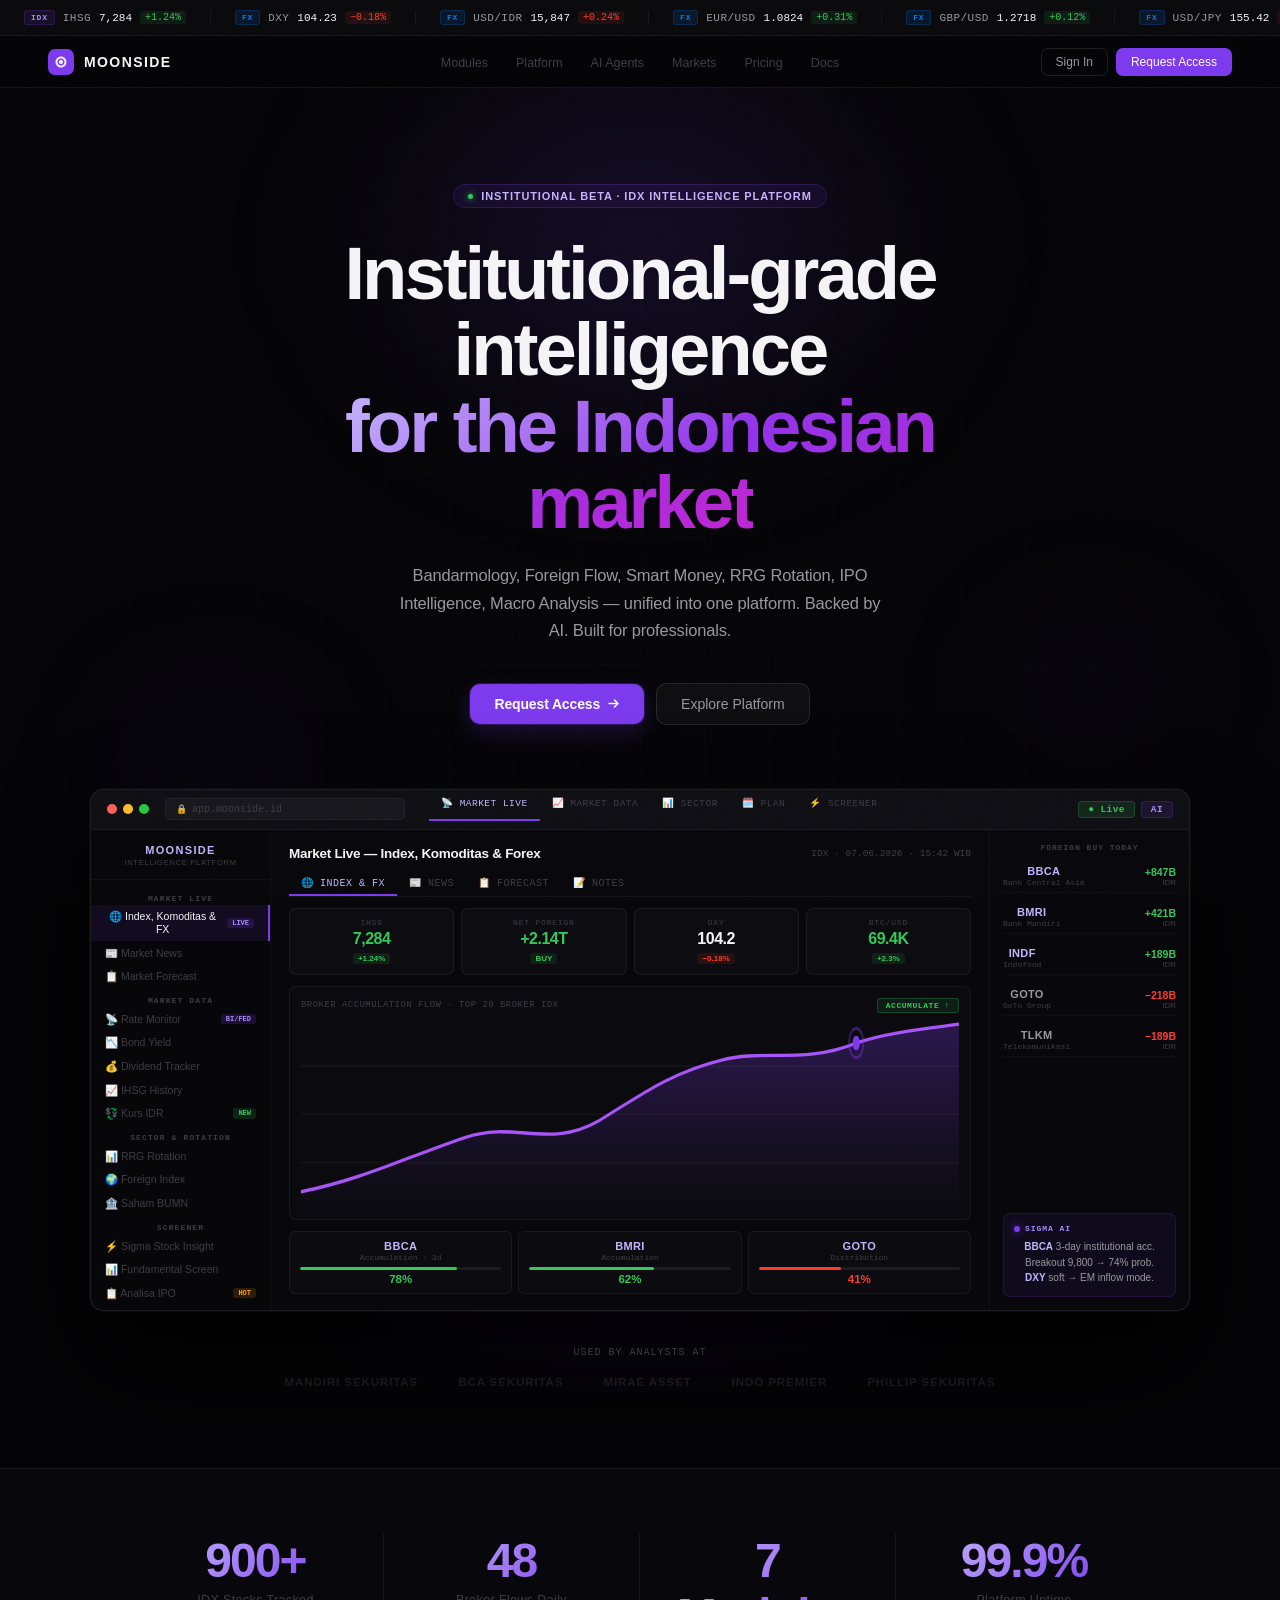
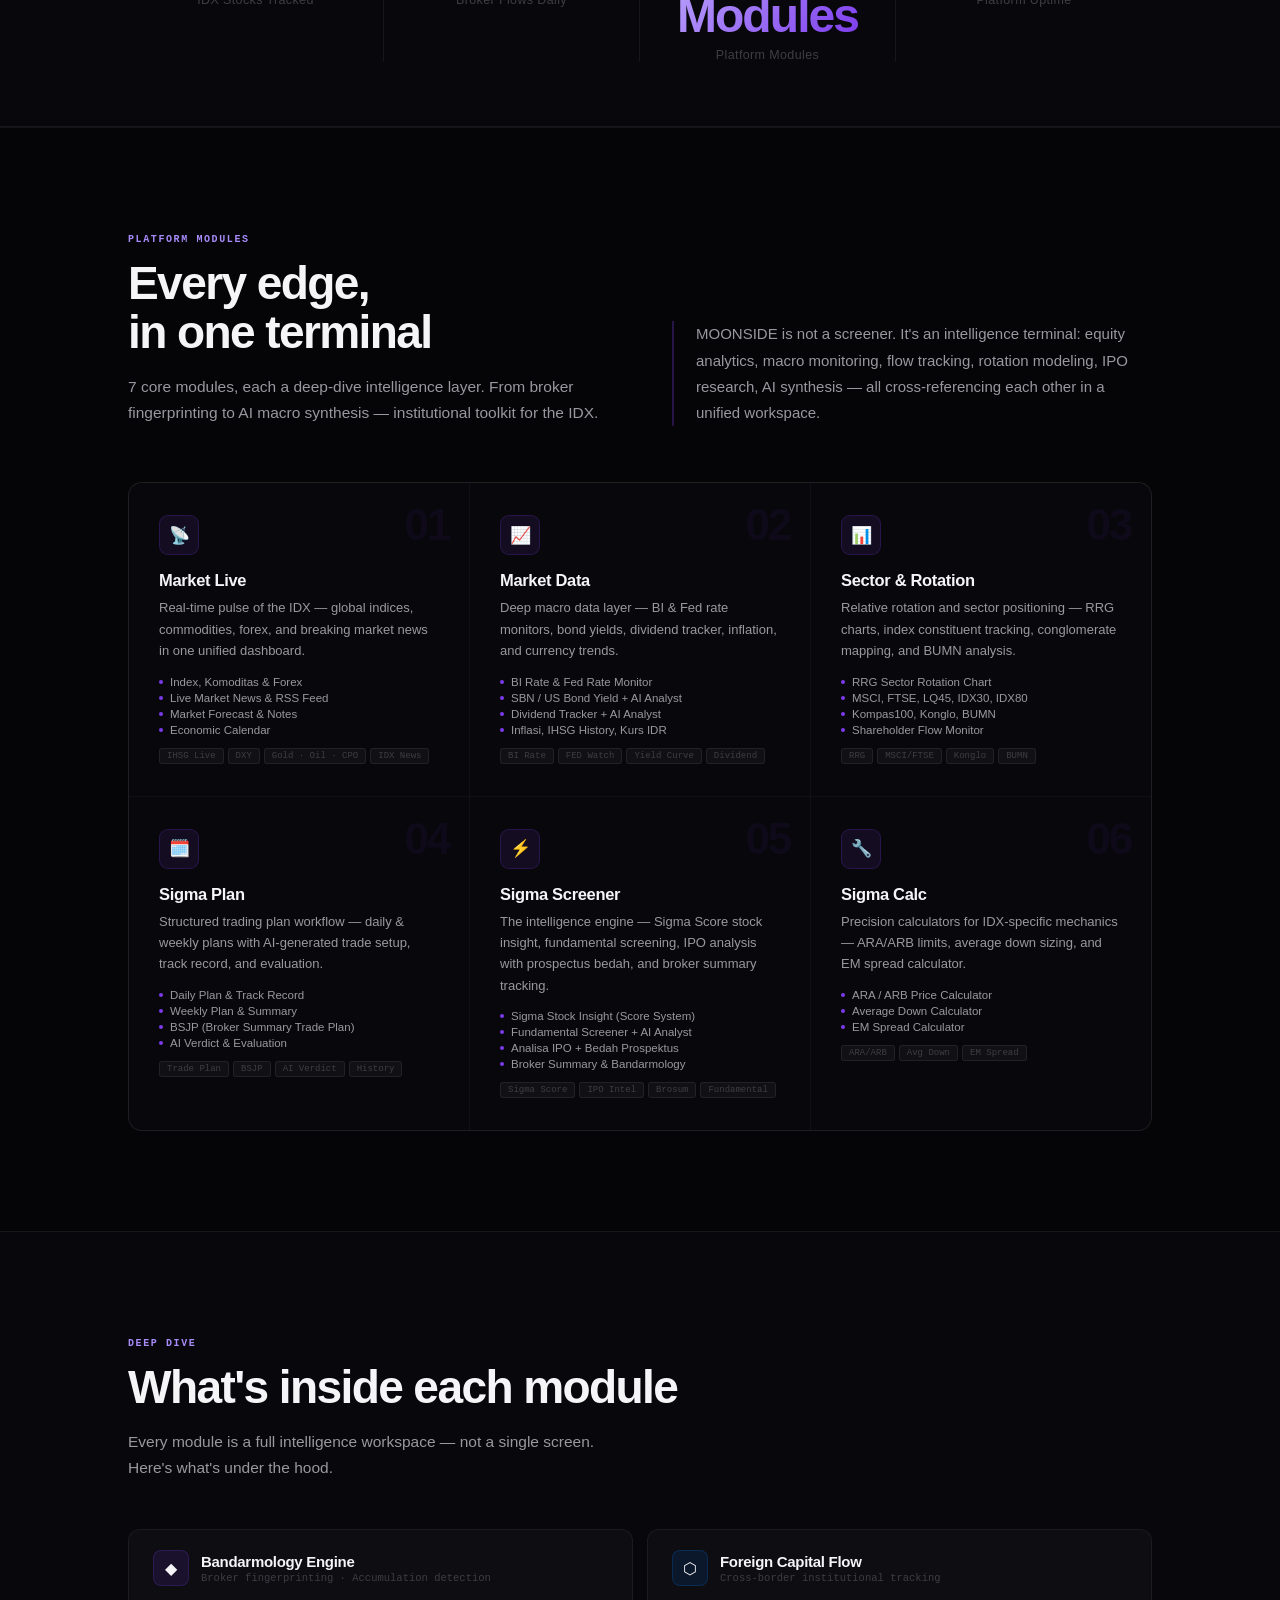
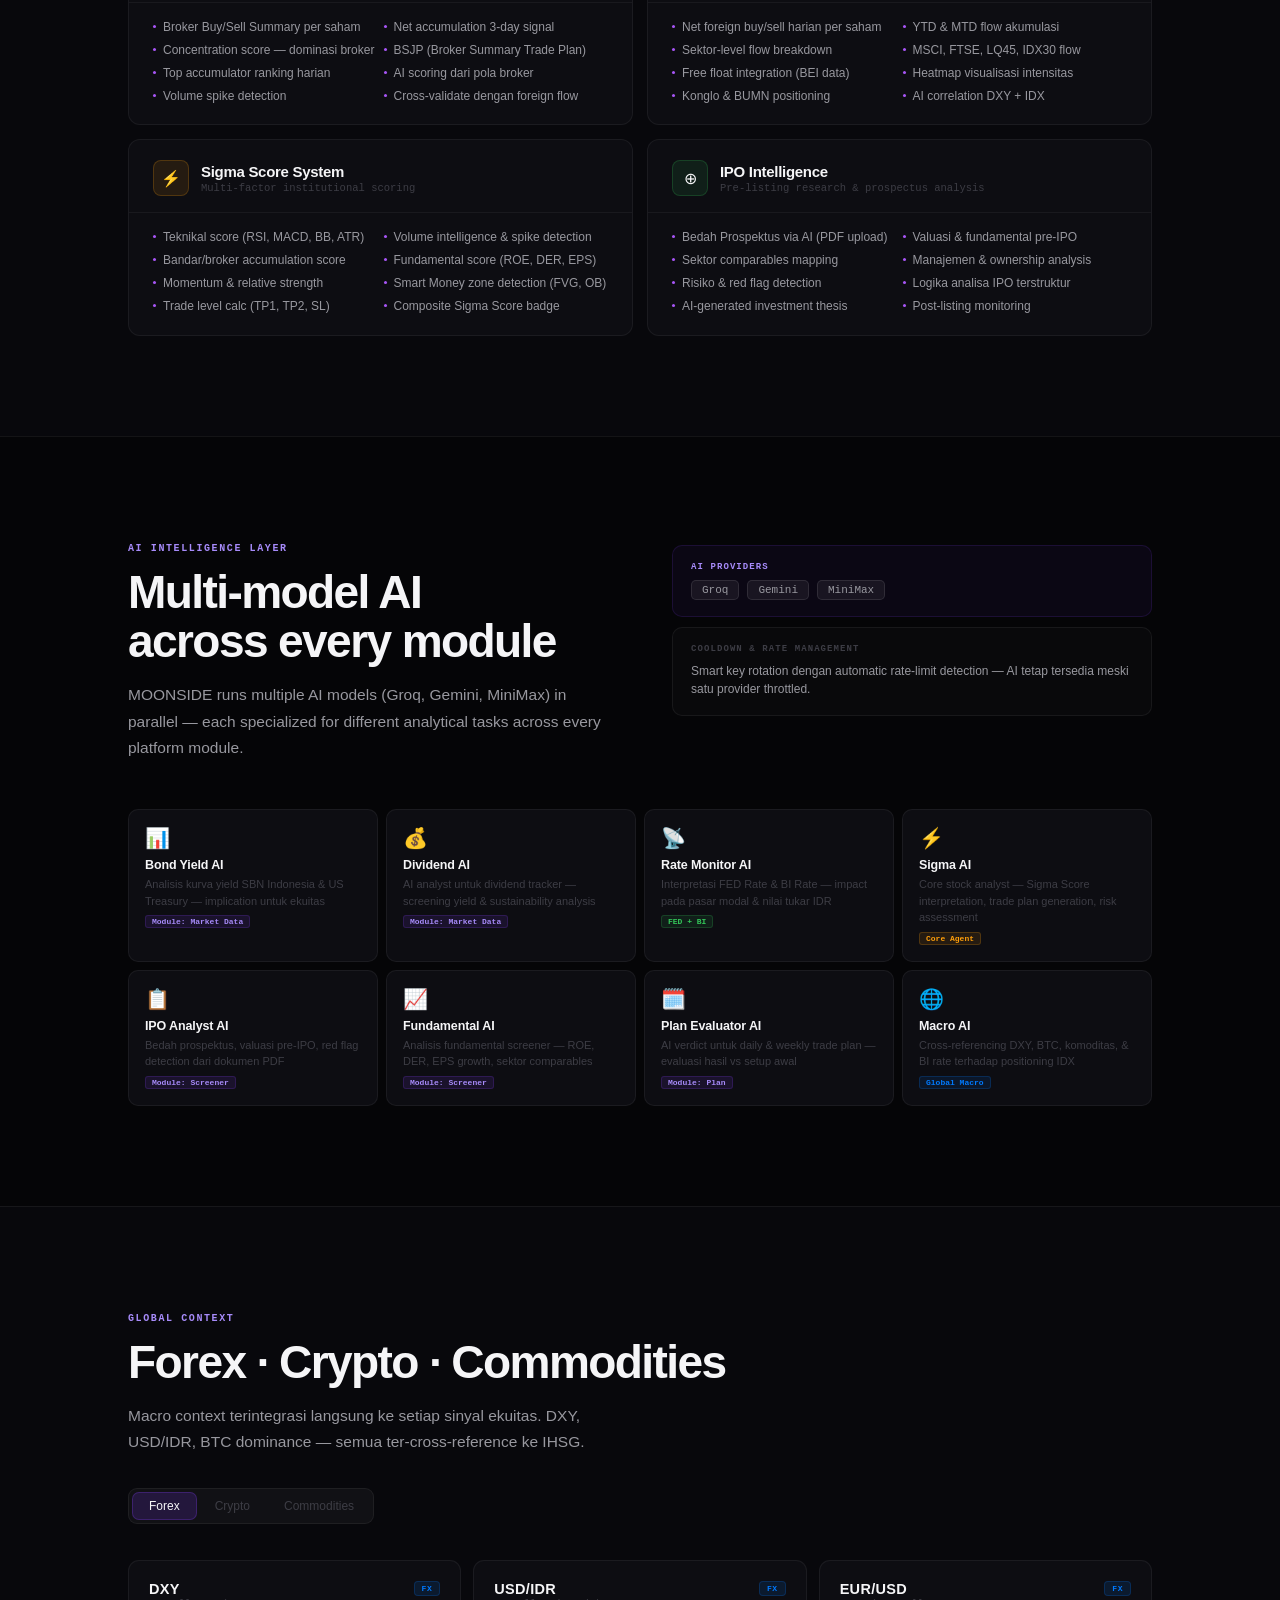
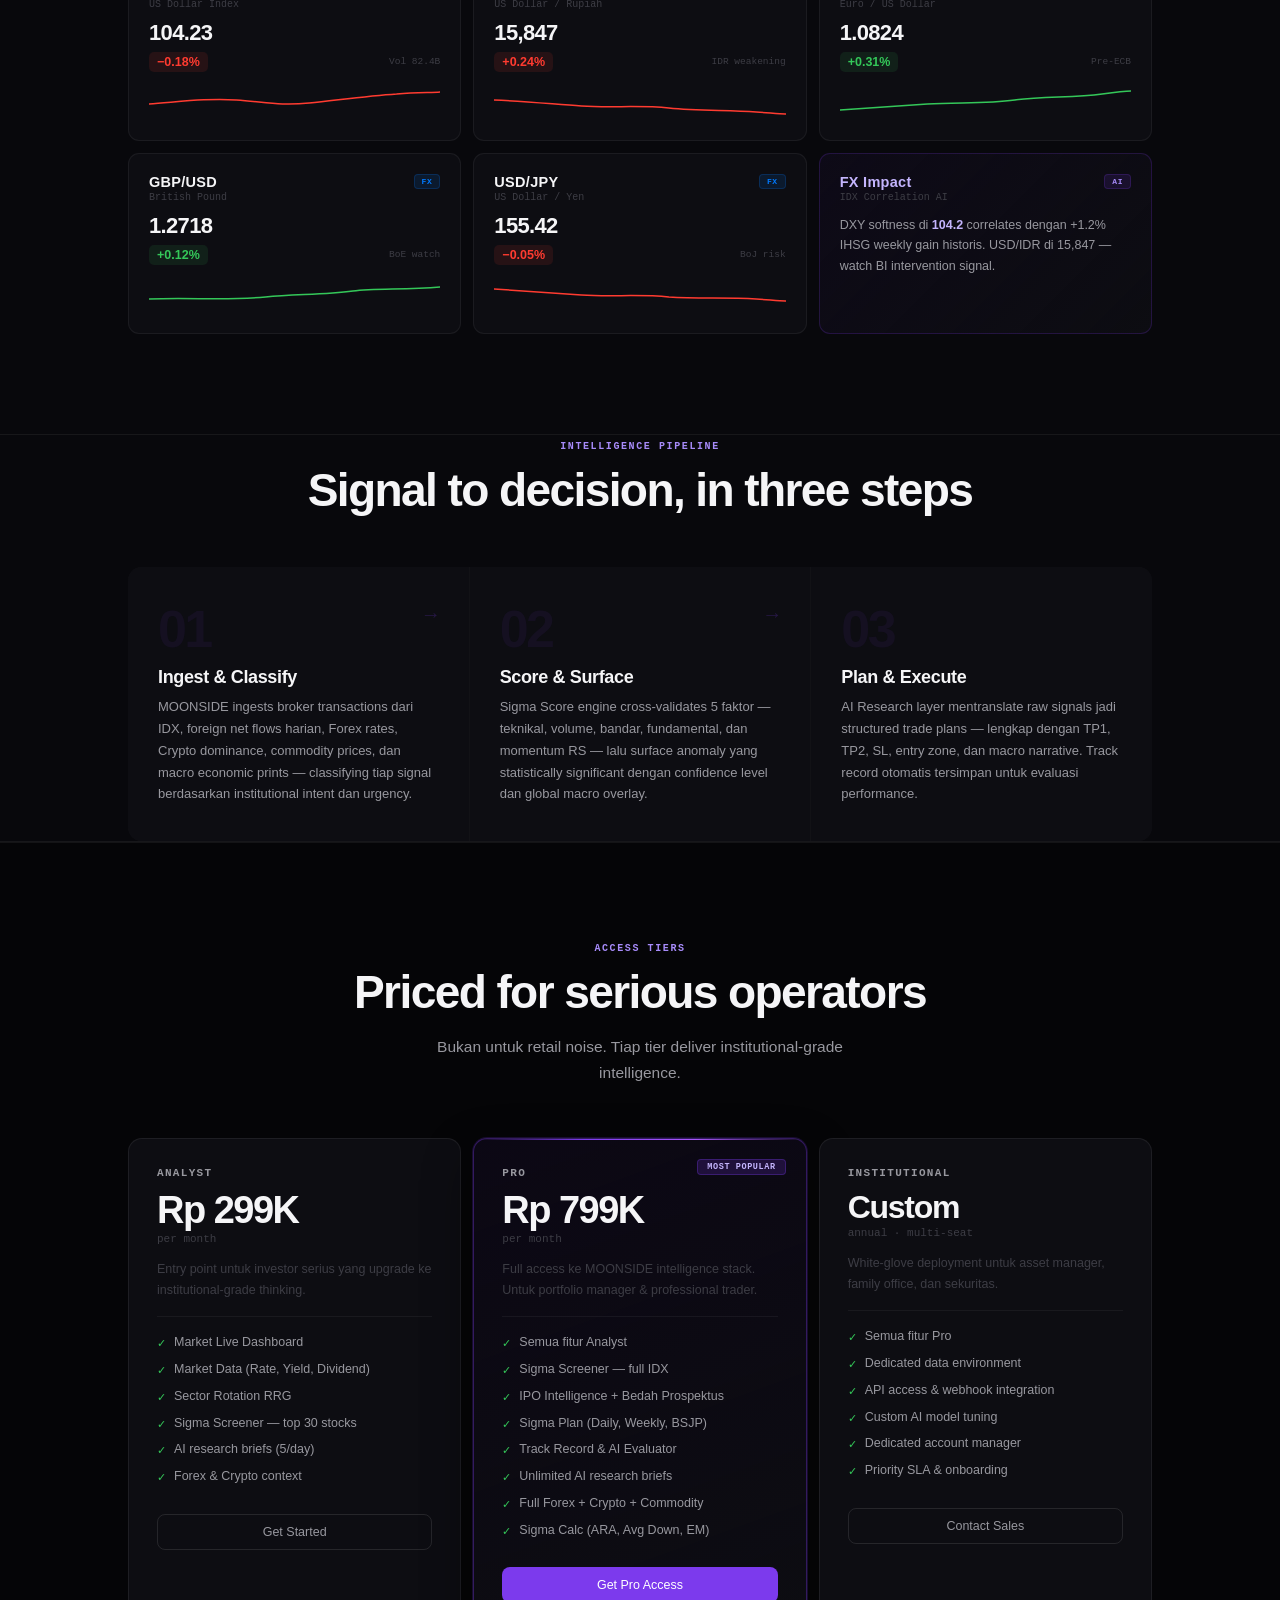
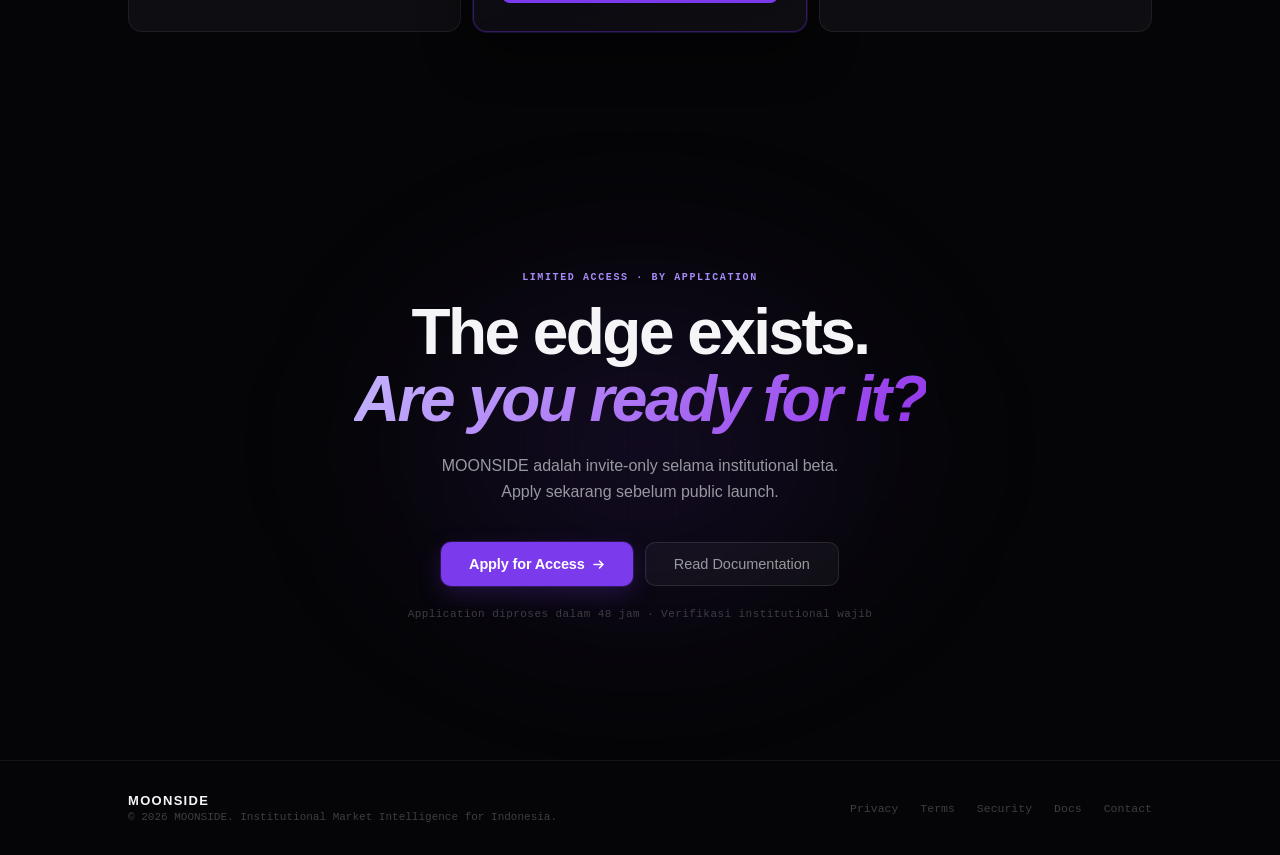
<file: moonside-landing-v4.html>
<!DOCTYPE html>
<html lang="en">
<head>
<meta charset="UTF-8">
<meta name="viewport" content="width=device-width, initial-scale=1.0">
<title>MOONSIDE — Institutional Market Intelligence Platform</title>
<style>
*,*::before,*::after{box-sizing:border-box;margin:0;padding:0}
:root{
  --bg:#050507;--bg2:#08080C;--bg3:#0D0D12;--bg4:#111118;
  --surface:rgba(255,255,255,0.03);--surface2:rgba(255,255,255,0.055);
  --border:rgba(255,255,255,0.06);--border2:rgba(255,255,255,0.1);
  --accent:#7C3AED;--accent2:#A855F7;
  --text:#F5F5F7;--text2:#98989F;--text3:#3D3D45;
  --up:#34C759;--down:#FF3B30;--blue:#007AFF;--gold:#FF9F0A;
  --mono:'SF Mono','Menlo','Monaco','Courier New',monospace;
}
html{scroll-behavior:smooth}
body{
  font-family:-apple-system,BlinkMacSystemFont,'SF Pro Display','SF Pro Text','Helvetica Neue',Arial,sans-serif;
  background:var(--bg);color:var(--text);overflow-x:hidden;
  -webkit-font-smoothing:antialiased;-moz-osx-font-smoothing:grayscale;
}
body::after{
  content:'';position:fixed;inset:0;
  background-image:url("data:image/svg+xml,%3Csvg xmlns='http://www.w3.org/2000/svg' width='200' height='200'%3E%3Cfilter id='n'%3E%3CfeTurbulence type='fractalNoise' baseFrequency='0.8' numOctaves='4' stitchTiles='stitch'/%3E%3C/filter%3E%3Crect width='200' height='200' filter='url(%23n)' opacity='0.025'/%3E%3C/svg%3E");
  pointer-events:none;z-index:9999;opacity:0.7;
}
::-webkit-scrollbar{width:3px}
::-webkit-scrollbar-track{background:var(--bg)}
::-webkit-scrollbar-thumb{background:rgba(124,58,237,0.35);border-radius:2px}

/* TICKER */
.ticker-wrap{width:100%;background:rgba(255,255,255,0.018);border-bottom:1px solid var(--border);overflow:hidden;height:36px;display:flex;align-items:center;}
.ticker-track{display:flex;gap:0;animation:ticker 60s linear infinite;white-space:nowrap;}
.ticker-track:hover{animation-play-state:paused}
@keyframes ticker{from{transform:translateX(0)}to{transform:translateX(-50%)}}
.tick-item{display:inline-flex;align-items:center;gap:8px;padding:0 24px;font-family:var(--mono);font-size:11px;border-right:1px solid var(--border);}
.tick-sym{color:var(--text2);font-weight:500;letter-spacing:0.04em}
.tick-price{color:var(--text);font-weight:400}
.tick-chg{font-size:10px;padding:1px 5px;border-radius:3px;font-weight:500}
.tick-up{color:var(--up);background:rgba(52,199,89,0.1)}
.tick-dn{color:var(--down);background:rgba(255,59,48,0.1)}
.tick-cat{font-size:8px;letter-spacing:0.1em;text-transform:uppercase;padding:2px 6px;border-radius:3px;font-weight:600;}
.cat-fx{background:rgba(0,122,255,0.12);color:#007AFF;border:1px solid rgba(0,122,255,0.2)}
.cat-crypto{background:rgba(255,159,10,0.12);color:#FF9F0A;border:1px solid rgba(255,159,10,0.2)}
.cat-idx{background:rgba(124,58,237,0.12);color:#A78BFA;border:1px solid rgba(124,58,237,0.2)}

/* NAV */
nav{position:sticky;top:0;z-index:100;height:52px;display:flex;align-items:center;justify-content:space-between;padding:0 48px;background:rgba(5,5,7,0.88);backdrop-filter:saturate(180%) blur(20px);-webkit-backdrop-filter:saturate(180%) blur(20px);border-bottom:1px solid var(--border);}
.nav-logo{display:flex;align-items:center;gap:10px;text-decoration:none;}
.nav-logo-mark{width:26px;height:26px;background:var(--accent);border-radius:7px;display:flex;align-items:center;justify-content:center;}
.nav-wordmark{font-size:14px;font-weight:700;letter-spacing:0.1em;color:var(--text);text-transform:uppercase}
.nav-links{display:flex;gap:28px;list-style:none;position:absolute;left:50%;transform:translateX(-50%);}
.nav-links a{font-size:12.5px;color:var(--text3);text-decoration:none;transition:color 0.15s;}
.nav-links a:hover{color:var(--text2)}
.nav-right{display:flex;align-items:center;gap:8px}
.nbtn{padding:6px 14px;border-radius:7px;font-size:12px;font-family:inherit;font-weight:500;cursor:pointer;transition:all 0.15s;text-decoration:none;display:inline-flex;align-items:center;}
.nbtn-ghost{background:transparent;border:1px solid var(--border2);color:var(--text2)}
.nbtn-ghost:hover{background:var(--surface2);color:var(--text)}
.nbtn-fill{background:var(--accent);border:1px solid transparent;color:#fff}
.nbtn-fill:hover{background:var(--accent2);box-shadow:0 0 18px rgba(124,58,237,0.3)}

/* HERO */
#hero{padding:96px 48px 80px;text-align:center;position:relative;overflow:hidden;}
.hero-orb-1{position:absolute;width:700px;height:500px;background:radial-gradient(ellipse,rgba(124,58,237,0.18) 0%,transparent 65%);top:-100px;left:50%;transform:translateX(-50%);filter:blur(80px);pointer-events:none;}
.hero-orb-2{position:absolute;width:300px;height:240px;background:radial-gradient(ellipse,rgba(80,20,180,0.1) 0%,transparent 65%);top:40%;left:5%;filter:blur(60px);pointer-events:none;}
.hero-orb-3{position:absolute;width:280px;height:220px;background:radial-gradient(ellipse,rgba(90,30,170,0.09) 0%,transparent 65%);top:35%;right:4%;filter:blur(60px);pointer-events:none;}
.hero-grid{position:absolute;inset:0;background-image:linear-gradient(rgba(255,255,255,0.015) 1px,transparent 1px),linear-gradient(90deg,rgba(255,255,255,0.015) 1px,transparent 1px);background-size:64px 64px;mask-image:radial-gradient(ellipse 85% 70% at 50% 40%,black,transparent);pointer-events:none;}
.hero-badge{display:inline-flex;align-items:center;gap:8px;background:rgba(124,58,237,0.09);border:1px solid rgba(124,58,237,0.22);border-radius:100px;padding:5px 14px;font-size:11px;color:#C4B5FD;letter-spacing:0.08em;text-transform:uppercase;font-weight:600;margin-bottom:28px;position:relative;z-index:1;animation:fadeUp 0.7s ease both;}
.hb-dot{width:5px;height:5px;border-radius:50%;background:var(--up);box-shadow:0 0 6px var(--up);animation:blink 2s infinite;}
@keyframes blink{0%,100%{opacity:1}50%{opacity:0.25}}
.hero-h{font-size:clamp(42px,5.8vw,78px);font-weight:700;line-height:1.03;letter-spacing:-0.04em;max-width:820px;margin:0 auto 20px;position:relative;z-index:1;animation:fadeUp 0.7s 0.08s ease both;color:var(--text);}
.hero-h-accent{background:linear-gradient(135deg,#C4B5FD 0%,#9333EA 50%,#C026D3 100%);-webkit-background-clip:text;-webkit-text-fill-color:transparent;background-clip:text;}
.hero-sub{font-size:16.5px;color:var(--text2);max-width:500px;margin:0 auto 38px;line-height:1.68;font-weight:300;position:relative;z-index:1;animation:fadeUp 0.7s 0.16s ease both;letter-spacing:-0.01em;}
.hero-ctas{display:flex;gap:12px;align-items:center;margin-bottom:64px;position:relative;z-index:1;justify-content:center;flex-wrap:wrap;animation:fadeUp 0.7s 0.24s ease both;}
.btn-p{padding:12px 24px;background:var(--accent);border:none;border-radius:10px;color:#fff;font-size:14px;font-family:inherit;font-weight:600;cursor:pointer;transition:all 0.2s;text-decoration:none;display:inline-flex;align-items:center;gap:7px;letter-spacing:-0.01em;box-shadow:0 0 0 1px rgba(124,58,237,0.25),0 8px 24px rgba(124,58,237,0.22);}
.btn-p:hover{background:var(--accent2);transform:translateY(-1px);box-shadow:0 0 0 1px rgba(168,85,247,0.35),0 16px 36px rgba(124,58,237,0.35);}
.btn-s{padding:12px 24px;background:rgba(255,255,255,0.04);border:1px solid var(--border2);border-radius:10px;color:var(--text2);font-size:14px;font-family:inherit;font-weight:400;cursor:pointer;transition:all 0.2s;text-decoration:none;display:inline-flex;align-items:center;gap:7px;}
.btn-s:hover{background:rgba(255,255,255,0.07);color:var(--text)}

/* HERO DASH */
.hero-dash{width:100%;max-width:1100px;margin:0 auto;position:relative;z-index:1;animation:fadeUp 0.7s 0.32s ease both;}
.dash-glow{position:absolute;bottom:-60px;left:50%;transform:translateX(-50%);width:75%;height:220px;background:radial-gradient(ellipse,rgba(124,58,237,0.28) 0%,transparent 65%);filter:blur(50px);pointer-events:none;}
.dash-frame{background:#0A0A0F;border:1px solid rgba(255,255,255,0.08);border-radius:14px;overflow:hidden;box-shadow:0 0 0 1px rgba(255,255,255,0.03),0 40px 80px rgba(0,0,0,0.75),0 80px 140px rgba(0,0,0,0.4);position:relative;z-index:1;}
.dash-tb{height:40px;display:flex;align-items:center;padding:0 16px;gap:6px;background:rgba(255,255,255,0.018);border-bottom:1px solid rgba(255,255,255,0.05);}
.wc{width:10px;height:10px;border-radius:50%}
.wc-r{background:#FF5F57}.wc-y{background:#FEBC2E}.wc-g{background:#28C840}
.dash-urlbar{flex:1;max-width:240px;margin-left:10px;height:22px;background:rgba(255,255,255,0.035);border:1px solid rgba(255,255,255,0.05);border-radius:5px;display:flex;align-items:center;padding:0 10px;gap:5px;font-size:10px;color:var(--text3);font-family:var(--mono);}
.dash-pill{padding:2px 9px;border-radius:4px;font-size:9.5px;font-family:var(--mono);font-weight:600;letter-spacing:0.04em;}
.pill-live{background:rgba(52,199,89,0.12);border:1px solid rgba(52,199,89,0.22);color:var(--up)}
.pill-ai{background:rgba(124,58,237,0.12);border:1px solid rgba(124,58,237,0.22);color:#A78BFA}

/* MAIN APP LAYOUT */
.app-layout{display:grid;grid-template-columns:180px 1fr 200px;height:480px;}

/* SIDEBAR */
.app-sidebar{border-right:1px solid rgba(255,255,255,0.04);background:rgba(0,0,0,0.3);padding:14px 0;overflow:hidden;}
.sb-brand{padding:0 14px 12px;border-bottom:1px solid rgba(255,255,255,0.04);margin-bottom:6px;}
.sb-brand-name{font-size:11px;font-weight:700;letter-spacing:0.12em;color:#C4B5FD;text-transform:uppercase}
.sb-brand-tag{font-size:7.5px;color:var(--text3);letter-spacing:0.1em;text-transform:uppercase;margin-top:2px;display:block}
.sb-section{padding:8px 14px 2px;font-size:8px;letter-spacing:0.14em;text-transform:uppercase;color:var(--text3);font-weight:700;font-family:var(--mono);}
.sb-item{display:flex;align-items:center;gap:7px;padding:5.5px 14px;font-size:10.5px;color:var(--text3);cursor:pointer;transition:all 0.1s;line-height:1.2;}
.sb-item.on{color:var(--text);background:rgba(124,58,237,0.1);border-right:2px solid var(--accent)}
.sb-item:hover:not(.on){color:var(--text2);background:rgba(255,255,255,0.02)}
.sb-badge{margin-left:auto;font-size:7px;padding:1px 5px;border-radius:3px;background:rgba(124,58,237,0.18);color:#A78BFA;font-family:var(--mono);font-weight:700;}
.sb-badge-new{background:rgba(52,199,89,0.15);color:var(--up)}
.sb-badge-hot{background:rgba(255,159,10,0.15);color:#FF9F0A}

/* MAIN PANEL */
.app-main{padding:16px 18px;display:flex;flex-direction:column;gap:11px;overflow:hidden;background:var(--bg2);}
.app-main-hdr{display:flex;justify-content:space-between;align-items:center}
.app-main-title{font-size:13.5px;font-weight:600;letter-spacing:-0.02em}
.app-main-meta{font-size:9.5px;color:var(--text3);font-family:var(--mono)}
.kpi-row{display:grid;grid-template-columns:repeat(4,1fr);gap:7px}
.kpi{background:rgba(255,255,255,0.022);border:1px solid rgba(255,255,255,0.055);border-radius:7px;padding:9px 11px;}
.kl{font-size:8px;letter-spacing:0.1em;text-transform:uppercase;color:var(--text3);margin-bottom:4px;font-family:var(--mono)}
.kv{font-size:16px;font-weight:700;letter-spacing:-0.03em;line-height:1}
.kbadge{font-size:8px;font-weight:600;padding:1px 5px;border-radius:3px;margin-top:3px;display:inline-block}
.kup{color:var(--up);background:rgba(52,199,89,0.1)}
.kdn{color:var(--down);background:rgba(255,59,48,0.1)}

/* TABS ROW */
.app-tabs{display:flex;gap:0;border-bottom:1px solid rgba(255,255,255,0.05);}
.atab{padding:5px 12px;font-size:10px;font-family:var(--mono);color:var(--text3);background:transparent;border:none;cursor:pointer;letter-spacing:0.05em;text-transform:uppercase;border-bottom:2px solid transparent;transition:all 0.15s;}
.atab.on{color:#C4B5FD;border-bottom-color:var(--accent)}

/* CHART */
.chart-blk{flex:1;background:rgba(255,255,255,0.016);border:1px solid rgba(255,255,255,0.05);border-radius:7px;padding:11px;display:flex;flex-direction:column;gap:7px;min-height:0;}
.cb-hdr{display:flex;justify-content:space-between;align-items:center}
.cb-label{font-size:9px;color:var(--text3);letter-spacing:0.05em;text-transform:uppercase;font-family:var(--mono)}
.cb-sig{font-size:8px;padding:2px 8px;border-radius:3px;font-weight:600;letter-spacing:0.07em;text-transform:uppercase;font-family:var(--mono);}
.sig-acc{background:rgba(52,199,89,0.1);border:1px solid rgba(52,199,89,0.25);color:var(--up)}
.sig-dist{background:rgba(255,59,48,0.1);border:1px solid rgba(255,59,48,0.25);color:var(--down)}
.chart-svg{flex:1;min-height:0}
.chart-svg svg{width:100%;height:100%}

/* TICKER ROW */
.ticker-row{display:grid;grid-template-columns:repeat(3,1fr);gap:6px}
.trc{background:rgba(255,255,255,0.018);border:1px solid rgba(255,255,255,0.05);border-radius:6px;padding:8px 10px}
.trc-sym{font-size:11px;font-weight:700;color:#C4B5FD;letter-spacing:0.03em}
.trc-sub{font-size:8px;color:var(--text3);margin-top:1px;font-family:var(--mono)}
.trc-bar{width:100%;height:2.5px;background:rgba(255,255,255,0.07);border-radius:2px;margin-top:5px;overflow:hidden}
.trc-fill{height:100%;border-radius:2px}
.trc-pct{font-size:11.5px;font-weight:700;margin-top:3px}

/* RIGHT PANEL */
.app-right{border-left:1px solid rgba(255,255,255,0.04);background:rgba(0,0,0,0.18);padding:13px;display:flex;flex-direction:column;gap:9px;overflow:hidden;}
.rp-label{font-size:8px;letter-spacing:0.12em;text-transform:uppercase;color:var(--text3);font-weight:700;font-family:var(--mono)}
.flow-item{display:flex;justify-content:space-between;align-items:center;padding:4.5px 0;border-bottom:1px solid rgba(255,255,255,0.03);}
.fi-tick{font-size:11px;font-weight:700;letter-spacing:0.03em}
.fi-name{font-size:8px;color:var(--text3);margin-top:1px;font-family:var(--mono)}
.fi-net{font-size:10.5px;font-weight:700}
.fi-unit{font-size:8px;color:var(--text3)}
.ai-box{margin-top:auto;background:rgba(124,58,237,0.07);border:1px solid rgba(124,58,237,0.16);border-radius:7px;padding:10px;}
.ai-hd{display:flex;align-items:center;gap:5px;margin-bottom:6px}
.ai-dot{width:6px;height:6px;border-radius:50%;background:#7C3AED;box-shadow:0 0 8px rgba(124,58,237,0.8);animation:glow 2s ease-in-out infinite;}
@keyframes glow{0%,100%{box-shadow:0 0 6px rgba(124,58,237,0.7)}50%{box-shadow:0 0 14px rgba(168,85,247,0.9)}}
.ai-lbl{font-size:8px;color:#A78BFA;letter-spacing:0.12em;text-transform:uppercase;font-weight:700;font-family:var(--mono)}
.ai-txt{font-size:10px;color:var(--text2);line-height:1.55}
.ai-txt strong{color:#C4B5FD;font-weight:600}

/* TRUSTED */
.trusted{padding:36px 0 0;text-align:center;position:relative;z-index:1;animation:fadeUp 0.7s 0.4s ease both;}
.trust-lbl{font-size:10px;letter-spacing:0.1em;text-transform:uppercase;color:var(--text3);font-weight:500;margin-bottom:18px;font-family:var(--mono)}
.trust-logos{display:flex;justify-content:center;align-items:center;gap:40px;flex-wrap:wrap}
.tl{font-size:11.5px;font-weight:600;color:var(--text3);letter-spacing:0.08em;opacity:0.38;transition:opacity 0.2s;text-transform:uppercase}
.tl:hover{opacity:0.65}

/* SCROLL REVEAL */
.sr{opacity:0;transform:translateY(22px);transition:opacity 0.65s ease,transform 0.65s ease}
.sr.in{opacity:1;transform:translateY(0)}
.d1{transition-delay:0.1s}.d2{transition-delay:0.2s}.d3{transition-delay:0.3s}.d4{transition-delay:0.4s}

/* SECTION */
.section{padding:100px 0}
.container{max-width:1120px;margin:0 auto;padding:0 48px}
.eyebrow{display:inline-block;font-size:10px;letter-spacing:0.16em;text-transform:uppercase;color:#A78BFA;font-weight:700;margin-bottom:14px;font-family:var(--mono);}
.section-h{font-size:clamp(28px,3.6vw,48px);font-weight:700;letter-spacing:-0.035em;line-height:1.07;margin-bottom:16px;}
.section-p{font-size:15.5px;color:var(--text2);max-width:480px;line-height:1.7;font-weight:300}

/* METRICS */
#metrics{background:var(--bg2);border-top:1px solid var(--border);border-bottom:1px solid var(--border);padding:64px 0;}
.mg{display:grid;grid-template-columns:repeat(4,1fr)}
.mi{padding:0 36px;border-right:1px solid var(--border);text-align:center}
.mi:last-child{border-right:none}
.mv{font-size:clamp(32px,3.8vw,48px);font-weight:700;letter-spacing:-0.04em;margin-bottom:5px;background:linear-gradient(135deg,#C4B5FD,#7C3AED);-webkit-background-clip:text;-webkit-text-fill-color:transparent;background-clip:text;}
.ml{font-size:12.5px;color:var(--text3);letter-spacing:0.03em}

/* FEATURE MATRIX — Fincept-style */
#features{background:var(--bg);border-top:1px solid var(--border)}
.feat-intro{display:grid;grid-template-columns:1fr 1fr;gap:64px;align-items:end;margin-bottom:56px}
.feat-intro-right{font-size:15px;color:var(--text2);line-height:1.75;border-left:2px solid rgba(124,58,237,0.28);padding-left:22px;}

/* Module grid — big cards */
.module-grid{display:grid;grid-template-columns:repeat(3,1fr);gap:1px;background:rgba(255,255,255,0.05);border-radius:14px;overflow:hidden;border:1px solid rgba(255,255,255,0.06);}
.module-card{background:var(--bg2);padding:32px 30px;position:relative;overflow:hidden;transition:background 0.22s;}
.module-card:hover{background:var(--bg3)}
.module-card::before{content:'';position:absolute;top:0;left:0;right:0;height:1px;background:linear-gradient(90deg,transparent,rgba(124,58,237,0.5),transparent);opacity:0;transition:opacity 0.22s;}
.module-card:hover::before{opacity:1}
.mc-num{position:absolute;top:20px;right:20px;font-size:44px;font-weight:700;color:rgba(124,58,237,0.06);line-height:1;letter-spacing:-0.05em;}
.mc-icon{width:40px;height:40px;background:rgba(124,58,237,0.1);border:1px solid rgba(124,58,237,0.2);border-radius:9px;display:flex;align-items:center;justify-content:center;font-size:17px;margin-bottom:16px;}
.mc-title{font-size:16.5px;font-weight:600;letter-spacing:-0.02em;margin-bottom:7px}
.mc-desc{font-size:13px;color:var(--text2);line-height:1.65;font-weight:300;margin-bottom:14px}
.mc-sub-features{display:flex;flex-direction:column;gap:4px;margin-bottom:12px}
.mc-sf{display:flex;align-items:center;gap:7px;font-size:11.5px;color:var(--text2);}
.mc-sf::before{content:'';width:4px;height:4px;border-radius:50%;background:var(--accent);flex-shrink:0}
.mc-tags{display:flex;flex-wrap:wrap;gap:4px;}
.mc-tag{font-size:9px;padding:2px 7px;background:rgba(255,255,255,0.04);border:1px solid rgba(255,255,255,0.07);border-radius:3px;color:var(--text3);font-family:var(--mono);}

/* PLATFORM MODULES — Fincept-style full breakdown */
#platform{background:var(--bg2);border-top:1px solid var(--border)}
.platform-grid{display:grid;grid-template-columns:repeat(2,1fr);gap:14px;margin-top:48px}
.platform-card{background:var(--bg3);border:1px solid rgba(255,255,255,0.06);border-radius:12px;padding:0;overflow:hidden;transition:border-color 0.2s;}
.platform-card:hover{border-color:rgba(124,58,237,0.2)}
.pc-header{padding:20px 24px 16px;border-bottom:1px solid rgba(255,255,255,0.05);display:flex;align-items:center;gap:12px;}
.pc-h-icon{width:36px;height:36px;border-radius:8px;display:flex;align-items:center;justify-content:center;font-size:16px;flex-shrink:0}
.pc-h-title{font-size:15px;font-weight:600;letter-spacing:-0.02em}
.pc-h-sub{font-size:10.5px;color:var(--text3);margin-top:2px;font-family:var(--mono)}
.pc-body{padding:16px 24px 20px;}
.pc-feat-list{display:grid;grid-template-columns:1fr 1fr;gap:6px}
.pcfl-item{display:flex;align-items:flex-start;gap:7px;font-size:12px;color:var(--text2);line-height:1.4}
.pcfl-dot{width:3px;height:3px;border-radius:50%;background:var(--accent2);flex-shrink:0;margin-top:6px}

/* MARKET DATA SECTION */
#markets{background:var(--bg);border-top:1px solid var(--border)}
.mkt-tabs{display:flex;gap:2px;background:rgba(255,255,255,0.04);border:1px solid var(--border);border-radius:9px;padding:3px;width:fit-content;margin-bottom:36px;}
.mtab{padding:6px 16px;font-size:12px;font-family:inherit;font-weight:500;color:var(--text3);background:transparent;border:none;border-radius:7px;cursor:pointer;transition:all 0.18s;}
.mtab.on{background:rgba(124,58,237,0.18);color:var(--text);border:1px solid rgba(124,58,237,0.28)}
.mtab:hover:not(.on){color:var(--text2)}
.mkt-grid{display:grid;grid-template-columns:repeat(3,1fr);gap:12px}
.mkt-card{background:var(--bg3);border:1px solid rgba(255,255,255,0.06);border-radius:11px;padding:20px;transition:border-color 0.2s,box-shadow 0.2s;}
.mkt-card:hover{border-color:rgba(124,58,237,0.2);box-shadow:0 12px 32px rgba(0,0,0,0.3)}
.mkt-card-head{display:flex;justify-content:space-between;align-items:flex-start;margin-bottom:12px}
.mkt-sym{font-size:14.5px;font-weight:700;letter-spacing:0.02em}
.mkt-name{font-size:10px;color:var(--text3);margin-top:2px;font-family:var(--mono)}
.mkt-cat-badge{font-size:8px;padding:2px 7px;border-radius:4px;font-weight:600;letter-spacing:0.07em;font-family:var(--mono);}
.mkt-price{font-size:22px;font-weight:700;letter-spacing:-0.03em;line-height:1;margin-bottom:5px}
.mkt-row{display:flex;justify-content:space-between;align-items:center;margin-top:8px}
.mkt-chg{font-size:12.5px;font-weight:600;padding:3px 8px;border-radius:5px}
.mkt-chg-up{color:var(--up);background:rgba(52,199,89,0.1)}
.mkt-chg-dn{color:var(--down);background:rgba(255,59,48,0.1)}
.mkt-vol{font-size:9.5px;color:var(--text3);font-family:var(--mono)}
.sparkline{margin-top:12px}
.sparkline svg{width:100%;height:32px}

/* HOW IT WORKS */
#how{background:var(--bg2);border-top:1px solid var(--border);border-bottom:1px solid var(--border);}
.how-grid{display:grid;grid-template-columns:repeat(3,1fr);gap:1px;background:rgba(255,255,255,0.04);border-radius:14px;overflow:hidden;margin-top:52px;}
.how-step{background:var(--bg3);padding:36px 30px;position:relative}
.how-num{font-size:52px;font-weight:700;color:rgba(124,58,237,0.07);letter-spacing:-0.05em;line-height:1;margin-bottom:12px;}
.how-title{font-size:18px;font-weight:600;letter-spacing:-0.02em;margin-bottom:8px}
.how-desc{font-size:13px;color:var(--text2);line-height:1.68;font-weight:300}
.how-arr{position:absolute;top:36px;right:28px;font-size:20px;color:rgba(124,58,237,0.22);}

/* AI AGENTS SECTION */
#agents{background:var(--bg);border-top:1px solid var(--border)}
.agents-intro{display:grid;grid-template-columns:1fr 1fr;gap:64px;align-items:start;margin-bottom:48px}
.agent-grid{display:grid;grid-template-columns:repeat(4,1fr);gap:8px}
.agent-card{background:var(--bg3);border:1px solid rgba(255,255,255,0.06);border-radius:10px;padding:16px;transition:border-color 0.2s,transform 0.15s;}
.agent-card:hover{border-color:rgba(124,58,237,0.2);transform:translateY(-2px)}
.agent-icon{font-size:20px;margin-bottom:8px}
.agent-name{font-size:12.5px;font-weight:600;margin-bottom:4px;letter-spacing:-0.01em}
.agent-desc{font-size:11px;color:var(--text3);line-height:1.5}
.agent-badge{display:inline-block;font-size:8px;padding:1px 6px;border-radius:3px;margin-top:6px;font-family:var(--mono);font-weight:600;}

/* DATA SOURCES */
#data{background:var(--bg2);border-top:1px solid var(--border)}
.data-grid{display:grid;grid-template-columns:repeat(4,1fr);gap:12px;margin-top:48px}
.data-card{background:var(--bg3);border:1px solid rgba(255,255,255,0.06);border-radius:10px;padding:20px;transition:border-color 0.2s;}
.data-card:hover{border-color:rgba(124,58,237,0.18)}
.dc-cat{font-size:8px;letter-spacing:0.14em;text-transform:uppercase;color:var(--text3);font-weight:700;font-family:var(--mono);margin-bottom:12px;}
.dc-sources{display:flex;flex-direction:column;gap:5px}
.dc-s{font-size:11.5px;color:var(--text2);display:flex;align-items:center;gap:6px}
.dc-s::before{content:'';width:3px;height:3px;border-radius:50%;background:var(--accent);flex-shrink:0}

/* PRICING */
#pricing{background:var(--bg);border-top:1px solid var(--border)}
.pg{display:grid;grid-template-columns:repeat(3,1fr);gap:12px;margin-top:52px}
.price-card{background:var(--bg3);border:1px solid rgba(255,255,255,0.07);border-radius:14px;padding:28px;position:relative;overflow:hidden;transition:border-color 0.2s,box-shadow 0.2s;}
.price-card:hover{border-color:rgba(124,58,237,0.22);box-shadow:0 18px 44px rgba(0,0,0,0.35)}
.price-card.featured{border-color:rgba(124,58,237,0.35);background:linear-gradient(160deg,rgba(124,58,237,0.06) 0%,var(--bg3) 100%);box-shadow:0 0 0 1px rgba(124,58,237,0.18),0 20px 50px rgba(0,0,0,0.45);}
.price-card.featured::before{content:'';position:absolute;top:0;left:0;right:0;height:1px;background:linear-gradient(90deg,transparent,var(--accent),var(--accent2),transparent);}
.price-best{position:absolute;top:20px;right:20px;padding:2px 9px;border-radius:4px;font-size:8.5px;font-family:var(--mono);background:rgba(124,58,237,0.18);border:1px solid rgba(124,58,237,0.3);color:#C4B5FD;font-weight:700;letter-spacing:0.07em;}
.pt{font-size:11px;font-weight:700;letter-spacing:0.12em;text-transform:uppercase;color:var(--text2);margin-bottom:12px;font-family:var(--mono)}
.pa{font-size:38px;font-weight:700;letter-spacing:-0.04em;line-height:1}
.pp{font-size:11px;color:var(--text3);margin-top:4px;margin-bottom:14px;font-family:var(--mono)}
.pd{font-size:12.5px;color:var(--text3);line-height:1.65;margin-bottom:16px}
.pdiv{height:1px;background:rgba(255,255,255,0.05);margin-bottom:16px}
.pf{display:flex;align-items:flex-start;gap:8px;font-size:12.5px;color:var(--text2);margin-bottom:8px;line-height:1.5}
.pcheck{color:var(--up);font-size:11px;flex-shrink:0;margin-top:2px}
.pcta{width:100%;margin-top:20px;padding:10px;border-radius:8px;font-size:12.5px;font-family:inherit;font-weight:500;cursor:pointer;transition:all 0.18s;}
.pcta-ghost{background:transparent;border:1px solid rgba(255,255,255,0.1);color:var(--text2)}
.pcta-ghost:hover{background:rgba(255,255,255,0.05);color:var(--text)}
.pcta-fill{background:var(--accent);border:1px solid transparent;color:#fff}
.pcta-fill:hover{background:var(--accent2);box-shadow:0 8px 22px rgba(124,58,237,0.3)}

/* CTA */
#cta{padding:140px 0;text-align:center;position:relative;overflow:hidden;}
.cta-orb{position:absolute;width:680px;height:480px;background:radial-gradient(ellipse,rgba(124,58,237,0.16) 0%,transparent 65%);left:50%;top:50%;transform:translate(-50%,-50%);filter:blur(80px);pointer-events:none;}
.cta-grid{position:absolute;inset:0;background-image:linear-gradient(rgba(255,255,255,0.012) 1px,transparent 1px),linear-gradient(90deg,rgba(255,255,255,0.012) 1px,transparent 1px);background-size:52px 52px;mask-image:radial-gradient(ellipse 60% 75% at 50% 50%,black,transparent);pointer-events:none;}
.cta-inner{position:relative;z-index:1}
.cta-h{font-size:clamp(36px,5vw,68px);font-weight:700;letter-spacing:-0.04em;line-height:1.04;max-width:720px;margin:0 auto 20px;}
.cta-h em{font-style:italic;background:linear-gradient(135deg,#C4B5FD,#9333EA);-webkit-background-clip:text;-webkit-text-fill-color:transparent;background-clip:text;}
.cta-sub{font-size:16px;color:var(--text2);max-width:440px;margin:0 auto 36px;line-height:1.68;font-weight:300}
.cta-btns{display:flex;gap:12px;justify-content:center;flex-wrap:wrap;margin-bottom:22px}
.cta-note{font-size:11px;color:var(--text3);letter-spacing:0.04em;font-family:var(--mono)}

/* FOOTER */
footer{padding:32px 0;border-top:1px solid var(--border);background:var(--bg);}
.footer-inner{display:flex;justify-content:space-between;align-items:center;flex-wrap:wrap;gap:16px}
.footer-brand{font-size:13px;font-weight:700;letter-spacing:0.1em;color:var(--text);text-transform:uppercase}
.footer-copy{font-size:11px;color:var(--text3);margin-top:3px;font-family:var(--mono)}
.footer-links{display:flex;gap:22px;flex-wrap:wrap}
.footer-links a{font-size:11.5px;color:var(--text3);text-decoration:none;transition:color 0.15s;font-family:var(--mono)}
.footer-links a:hover{color:var(--text2)}

@keyframes fadeUp{from{opacity:0;transform:translateY(18px)}to{opacity:1;transform:translateY(0)}}

@media(max-width:900px){
  nav{padding:0 20px}.nav-links{display:none}
  #hero{padding:72px 20px 56px}
  .app-layout{display:none}
  .container{padding:0 20px}
  .feat-intro,.agents-intro{grid-template-columns:1fr;gap:24px}
  .module-grid{grid-template-columns:1fr}
  .platform-grid{grid-template-columns:1fr}
  .agent-grid{grid-template-columns:repeat(2,1fr)}
  .data-grid{grid-template-columns:repeat(2,1fr)}
  .mg{grid-template-columns:repeat(2,1fr)}
  .mi{padding:20px;border-right:none;border-bottom:1px solid var(--border)}
  .pg{grid-template-columns:1fr}
  .how-grid{grid-template-columns:1fr}
  .mkt-grid{grid-template-columns:1fr}
  .footer-inner{flex-direction:column;align-items:flex-start}
}
</style>
</head>
<body>

<!-- TICKER -->
<div class="ticker-wrap"><div class="ticker-track" id="tickerTrack"></div></div>

<!-- NAV -->
<nav>
  <a href="#" class="nav-logo">
    <div class="nav-logo-mark">
      <svg width="14" height="14" viewBox="0 0 14 14" fill="none"><path d="M7 1.5C3.96 1.5 1.5 3.96 1.5 7S3.96 12.5 7 12.5 12.5 10.04 12.5 7 10.04 1.5 7 1.5zm0 9C5.07 10.5 3.5 8.93 3.5 7S5.07 3.5 7 3.5 10.5 5.07 10.5 7 8.93 10.5 7 10.5z" fill="white" fill-opacity="0.9"/><circle cx="7" cy="7" r="2" fill="white"/></svg>
    </div>
    <span class="nav-wordmark">Moonside</span>
  </a>
  <ul class="nav-links">
    <li><a href="#features">Modules</a></li>
    <li><a href="#platform">Platform</a></li>
    <li><a href="#agents">AI Agents</a></li>
    <li><a href="#markets">Markets</a></li>
    <li><a href="#pricing">Pricing</a></li>
    <li><a href="#">Docs</a></li>
  </ul>
  <div class="nav-right">
    <a href="#" class="nbtn nbtn-ghost">Sign In</a>
    <a href="#" class="nbtn nbtn-fill">Request Access</a>
  </div>
</nav>

<!-- HERO -->
<section id="hero">
  <div class="hero-orb-1"></div><div class="hero-orb-2"></div><div class="hero-orb-3"></div>
  <div class="hero-grid"></div>
  <div class="hero-badge"><div class="hb-dot"></div>Institutional Beta · IDX Intelligence Platform</div>
  <h1 class="hero-h">Institutional-grade intelligence<br><span class="hero-h-accent">for the Indonesian market</span></h1>
  <p class="hero-sub">Bandarmology, Foreign Flow, Smart Money, RRG Rotation, IPO Intelligence, Macro Analysis — unified into one platform. Backed by AI. Built for professionals.</p>
  <div class="hero-ctas">
    <a href="#" class="btn-p">Request Access <svg width="13" height="13" viewBox="0 0 13 13" fill="none"><path d="M2 6.5h9M7.5 3l3.5 3.5L7.5 10" stroke="currentColor" stroke-width="1.5" stroke-linecap="round" stroke-linejoin="round"/></svg></a>
    <a href="#platform" class="btn-s">Explore Platform</a>
  </div>

  <!-- FULL APP MOCKUP -->
  <div class="hero-dash">
    <div class="dash-glow"></div>
    <div class="dash-frame">
      <div class="dash-tb">
        <div class="wc wc-r"></div><div class="wc wc-y"></div><div class="wc wc-g"></div>
        <div class="dash-urlbar"><span style="color:var(--up);font-size:9px">🔒</span>app.moonside.id</div>
        <!-- App-level tabs -->
        <div style="display:flex;gap:0;margin-left:18px;border-bottom:none;">
          <div style="padding:0 12px;font-size:9.5px;font-family:var(--mono);color:#C4B5FD;letter-spacing:0.05em;text-transform:uppercase;border-bottom:2px solid var(--accent);padding-bottom:10px;padding-top:0">📡 Market Live</div>
          <div style="padding:0 12px;font-size:9.5px;font-family:var(--mono);color:var(--text3);letter-spacing:0.05em;text-transform:uppercase;">📈 Market Data</div>
          <div style="padding:0 12px;font-size:9.5px;font-family:var(--mono);color:var(--text3);letter-spacing:0.05em;text-transform:uppercase;">📊 Sector</div>
          <div style="padding:0 12px;font-size:9.5px;font-family:var(--mono);color:var(--text3);letter-spacing:0.05em;text-transform:uppercase;">🗓️ Plan</div>
          <div style="padding:0 12px;font-size:9.5px;font-family:var(--mono);color:var(--text3);letter-spacing:0.05em;text-transform:uppercase;">⚡ Screener</div>
        </div>
        <div style="margin-left:auto;display:flex;gap:6px">
          <span class="dash-pill pill-live">● Live</span>
          <span class="dash-pill pill-ai">AI</span>
        </div>
      </div>
      <div class="app-layout">
        <!-- SIDEBAR -->
        <div class="app-sidebar">
          <div class="sb-brand">
            <div class="sb-brand-name">Moonside</div>
            <span class="sb-brand-tag">Intelligence Platform</span>
          </div>
          <div class="sb-section">Market Live</div>
          <div class="sb-item on">🌐 Index, Komoditas &amp; FX<span class="sb-badge">LIVE</span></div>
          <div class="sb-item">📰 Market News</div>
          <div class="sb-item">📋 Market Forecast</div>
          <div class="sb-section">Market Data</div>
          <div class="sb-item">📡 Rate Monitor<span class="sb-badge">BI/FED</span></div>
          <div class="sb-item">📉 Bond Yield</div>
          <div class="sb-item">💰 Dividend Tracker</div>
          <div class="sb-item">📈 IHSG History</div>
          <div class="sb-item">💱 Kurs IDR<span class="sb-badge sb-badge-new">NEW</span></div>
          <div class="sb-section">Sector &amp; Rotation</div>
          <div class="sb-item">📊 RRG Rotation</div>
          <div class="sb-item">🌍 Foreign Index</div>
          <div class="sb-item">🏦 Saham BUMN</div>
          <div class="sb-section">Screener</div>
          <div class="sb-item">⚡ Sigma Stock Insight</div>
          <div class="sb-item">📊 Fundamental Screen</div>
          <div class="sb-item">📋 Analisa IPO<span class="sb-badge sb-badge-hot">HOT</span></div>
          <div class="sb-item">🏦 Broker Summary</div>
        </div>
        <!-- MAIN -->
        <div class="app-main">
          <div class="app-main-hdr">
            <div class="app-main-title">Market Live — Index, Komoditas &amp; Forex</div>
            <div class="app-main-meta">IDX · 07.06.2026 · 15:42 WIB</div>
          </div>
          <!-- Sub-tab row -->
          <div class="app-tabs">
            <div class="atab on">🌐 Index &amp; FX</div>
            <div class="atab">📰 News</div>
            <div class="atab">📋 Forecast</div>
            <div class="atab">📝 Notes</div>
          </div>
          <div class="kpi-row">
            <div class="kpi"><div class="kl">IHSG</div><div class="kv" style="color:var(--up)">7,284</div><div><span class="kbadge kup">+1.24%</span></div></div>
            <div class="kpi"><div class="kl">Net Foreign</div><div class="kv" style="color:var(--up)">+2.14T</div><div><span class="kbadge kup">BUY</span></div></div>
            <div class="kpi"><div class="kl">DXY</div><div class="kv">104.2</div><div><span class="kbadge kdn">−0.18%</span></div></div>
            <div class="kpi"><div class="kl">BTC/USD</div><div class="kv" style="color:var(--up)">69.4K</div><div><span class="kbadge kup">+2.3%</span></div></div>
          </div>
          <div class="chart-blk">
            <div class="cb-hdr">
              <div class="cb-label">Broker Accumulation Flow · Top 20 Broker IDX</div>
              <div class="cb-sig sig-acc">ACCUMULATE ↑</div>
            </div>
            <div class="chart-svg">
              <svg viewBox="0 0 640 90" preserveAspectRatio="none" xmlns="http://www.w3.org/2000/svg">
                <defs><linearGradient id="cg" x1="0" y1="0" x2="0" y2="1"><stop offset="0%" stop-color="#7C3AED" stop-opacity="0.28"/><stop offset="100%" stop-color="#7C3AED" stop-opacity="0"/></linearGradient></defs>
                <line x1="0" y1="22" x2="640" y2="22" stroke="rgba(255,255,255,0.035)" stroke-width="1"/>
                <line x1="0" y1="45" x2="640" y2="45" stroke="rgba(255,255,255,0.035)" stroke-width="1"/>
                <line x1="0" y1="68" x2="640" y2="68" stroke="rgba(255,255,255,0.035)" stroke-width="1"/>
                <path d="M0,82 C60,76 100,66 160,56 C210,48 240,62 290,48 C330,36 360,25 410,19 C450,14 490,21 540,11 C570,6 610,4 640,2 L640,90 L0,90Z" fill="url(#cg)"/>
                <path d="M0,82 C60,76 100,66 160,56 C210,48 240,62 290,48 C330,36 360,25 410,19 C450,14 490,21 540,11 C570,6 610,4 640,2" fill="none" stroke="#A855F7" stroke-width="1.6" stroke-linecap="round"/>
                <circle cx="540" cy="11" r="3.5" fill="#7C3AED"/>
                <circle cx="540" cy="11" r="7" fill="none" stroke="rgba(124,58,237,0.4)" stroke-width="1.5"/>
              </svg>
            </div>
          </div>
          <div class="ticker-row">
            <div class="trc"><div class="trc-sym">BBCA</div><div class="trc-sub">Accumulation · 3d</div><div class="trc-bar"><div class="trc-fill" style="width:78%;background:var(--up)"></div></div><div class="trc-pct" style="color:var(--up)">78%</div></div>
            <div class="trc"><div class="trc-sym">BMRI</div><div class="trc-sub">Accumulation</div><div class="trc-bar"><div class="trc-fill" style="width:62%;background:var(--up)"></div></div><div class="trc-pct" style="color:var(--up)">62%</div></div>
            <div class="trc"><div class="trc-sym">GOTO</div><div class="trc-sub">Distribution</div><div class="trc-bar"><div class="trc-fill" style="width:41%;background:var(--down)"></div></div><div class="trc-pct" style="color:var(--down)">41%</div></div>
          </div>
        </div>
        <!-- RIGHT -->
        <div class="app-right">
          <div class="rp-label">Foreign Buy Today</div>
          <div class="flow-item"><div><div class="fi-tick" style="color:#C4B5FD">BBCA</div><div class="fi-name">Bank Central Asia</div></div><div style="text-align:right"><div class="fi-net" style="color:var(--up)">+847B</div><div class="fi-unit">IDR</div></div></div>
          <div class="flow-item"><div><div class="fi-tick" style="color:#C4B5FD">BMRI</div><div class="fi-name">Bank Mandiri</div></div><div style="text-align:right"><div class="fi-net" style="color:var(--up)">+421B</div><div class="fi-unit">IDR</div></div></div>
          <div class="flow-item"><div><div class="fi-tick" style="color:#C4B5FD">INDF</div><div class="fi-name">Indofood</div></div><div style="text-align:right"><div class="fi-net" style="color:var(--up)">+189B</div><div class="fi-unit">IDR</div></div></div>
          <div class="flow-item"><div><div class="fi-tick" style="color:var(--text2)">GOTO</div><div class="fi-name">GoTo Group</div></div><div style="text-align:right"><div class="fi-net" style="color:var(--down)">−218B</div><div class="fi-unit">IDR</div></div></div>
          <div class="flow-item"><div><div class="fi-tick" style="color:var(--text2)">TLKM</div><div class="fi-name">Telekomunikasi</div></div><div style="text-align:right"><div class="fi-net" style="color:var(--down)">−189B</div><div class="fi-unit">IDR</div></div></div>
          <div class="ai-box">
            <div class="ai-hd"><div class="ai-dot"></div><div class="ai-lbl">Sigma AI</div></div>
            <div class="ai-txt"><strong>BBCA</strong> 3-day institutional acc. Breakout 9,800 → 74% prob. <strong>DXY</strong> soft → EM inflow mode.</div>
          </div>
        </div>
      </div>
    </div>
  </div>

  <div class="trusted">
    <div class="trust-lbl">Used by analysts at</div>
    <div class="trust-logos">
      <div class="tl">Mandiri Sekuritas</div>
      <div class="tl">BCA Sekuritas</div>
      <div class="tl">Mirae Asset</div>
      <div class="tl">Indo Premier</div>
      <div class="tl">Phillip Sekuritas</div>
    </div>
  </div>
</section>

<!-- METRICS -->
<section id="metrics">
  <div class="container">
    <div class="mg">
      <div class="mi sr"><div class="mv" data-target="900" data-sfx="+">0</div><div class="ml">IDX Stocks Tracked</div></div>
      <div class="mi sr d1"><div class="mv" data-target="48" data-sfx="">0</div><div class="ml">Broker Flows Daily</div></div>
      <div class="mi sr d2"><div class="mv" data-target="7" data-sfx=" Modules">0</div><div class="ml">Platform Modules</div></div>
      <div class="mi sr d3"><div class="mv" data-target="99.9" data-dec="1" data-sfx="%">0</div><div class="ml">Platform Uptime</div></div>
    </div>
  </div>
</section>

<!-- MODULE OVERVIEW — like Fincept feature table -->
<section id="features" class="section">
  <div class="container">
    <div class="feat-intro sr">
      <div>
        <span class="eyebrow">Platform Modules</span>
        <h2 class="section-h">Every edge,<br>in one terminal</h2>
        <p class="section-p">7 core modules, each a deep-dive intelligence layer. From broker fingerprinting to AI macro synthesis — institutional toolkit for the IDX.</p>
      </div>
      <div>
        <p class="feat-intro-right">MOONSIDE is not a screener. It's an intelligence terminal: equity analytics, macro monitoring, flow tracking, rotation modeling, IPO research, AI synthesis — all cross-referencing each other in a unified workspace.</p>
      </div>
    </div>

    <div class="module-grid sr d1">
      <!-- Module 1 -->
      <div class="module-card">
        <div class="mc-num">01</div>
        <div class="mc-icon">📡</div>
        <div class="mc-title">Market Live</div>
        <div class="mc-desc">Real-time pulse of the IDX — global indices, commodities, forex, and breaking market news in one unified dashboard.</div>
        <div class="mc-sub-features">
          <div class="mc-sf">Index, Komoditas &amp; Forex</div>
          <div class="mc-sf">Live Market News &amp; RSS Feed</div>
          <div class="mc-sf">Market Forecast &amp; Notes</div>
          <div class="mc-sf">Economic Calendar</div>
        </div>
        <div class="mc-tags"><span class="mc-tag">IHSG Live</span><span class="mc-tag">DXY</span><span class="mc-tag">Gold · Oil · CPO</span><span class="mc-tag">IDX News</span></div>
      </div>
      <!-- Module 2 -->
      <div class="module-card">
        <div class="mc-num">02</div>
        <div class="mc-icon">📈</div>
        <div class="mc-title">Market Data</div>
        <div class="mc-desc">Deep macro data layer — BI &amp; Fed rate monitors, bond yields, dividend tracker, inflation, and currency trends.</div>
        <div class="mc-sub-features">
          <div class="mc-sf">BI Rate &amp; Fed Rate Monitor</div>
          <div class="mc-sf">SBN / US Bond Yield + AI Analyst</div>
          <div class="mc-sf">Dividend Tracker + AI Analyst</div>
          <div class="mc-sf">Inflasi, IHSG History, Kurs IDR</div>
        </div>
        <div class="mc-tags"><span class="mc-tag">BI Rate</span><span class="mc-tag">FED Watch</span><span class="mc-tag">Yield Curve</span><span class="mc-tag">Dividend</span></div>
      </div>
      <!-- Module 3 -->
      <div class="module-card">
        <div class="mc-num">03</div>
        <div class="mc-icon">📊</div>
        <div class="mc-title">Sector &amp; Rotation</div>
        <div class="mc-desc">Relative rotation and sector positioning — RRG charts, index constituent tracking, conglomerate mapping, and BUMN analysis.</div>
        <div class="mc-sub-features">
          <div class="mc-sf">RRG Sector Rotation Chart</div>
          <div class="mc-sf">MSCI, FTSE, LQ45, IDX30, IDX80</div>
          <div class="mc-sf">Kompas100, Konglo, BUMN</div>
          <div class="mc-sf">Shareholder Flow Monitor</div>
        </div>
        <div class="mc-tags"><span class="mc-tag">RRG</span><span class="mc-tag">MSCI/FTSE</span><span class="mc-tag">Konglo</span><span class="mc-tag">BUMN</span></div>
      </div>
      <!-- Module 4 -->
      <div class="module-card">
        <div class="mc-num">04</div>
        <div class="mc-icon">🗓️</div>
        <div class="mc-title">Sigma Plan</div>
        <div class="mc-desc">Structured trading plan workflow — daily &amp; weekly plans with AI-generated trade setup, track record, and evaluation.</div>
        <div class="mc-sub-features">
          <div class="mc-sf">Daily Plan &amp; Track Record</div>
          <div class="mc-sf">Weekly Plan &amp; Summary</div>
          <div class="mc-sf">BSJP (Broker Summary Trade Plan)</div>
          <div class="mc-sf">AI Verdict &amp; Evaluation</div>
        </div>
        <div class="mc-tags"><span class="mc-tag">Trade Plan</span><span class="mc-tag">BSJP</span><span class="mc-tag">AI Verdict</span><span class="mc-tag">History</span></div>
      </div>
      <!-- Module 5 -->
      <div class="module-card">
        <div class="mc-num">05</div>
        <div class="mc-icon">⚡</div>
        <div class="mc-title">Sigma Screener</div>
        <div class="mc-desc">The intelligence engine — Sigma Score stock insight, fundamental screening, IPO analysis with prospectus bedah, and broker summary tracking.</div>
        <div class="mc-sub-features">
          <div class="mc-sf">Sigma Stock Insight (Score System)</div>
          <div class="mc-sf">Fundamental Screener + AI Analyst</div>
          <div class="mc-sf">Analisa IPO + Bedah Prospektus</div>
          <div class="mc-sf">Broker Summary &amp; Bandarmology</div>
        </div>
        <div class="mc-tags"><span class="mc-tag">Sigma Score</span><span class="mc-tag">IPO Intel</span><span class="mc-tag">Brosum</span><span class="mc-tag">Fundamental</span></div>
      </div>
      <!-- Module 6 -->
      <div class="module-card">
        <div class="mc-num">06</div>
        <div class="mc-icon">🔧</div>
        <div class="mc-title">Sigma Calc</div>
        <div class="mc-desc">Precision calculators for IDX-specific mechanics — ARA/ARB limits, average down sizing, and EM spread calculator.</div>
        <div class="mc-sub-features">
          <div class="mc-sf">ARA / ARB Price Calculator</div>
          <div class="mc-sf">Average Down Calculator</div>
          <div class="mc-sf">EM Spread Calculator</div>
        </div>
        <div class="mc-tags"><span class="mc-tag">ARA/ARB</span><span class="mc-tag">Avg Down</span><span class="mc-tag">EM Spread</span></div>
      </div>
    </div>
  </div>
</section>

<!-- PLATFORM DEEP DIVE -->
<section id="platform" class="section">
  <div class="container">
    <div class="sr" style="max-width:600px;margin-bottom:0">
      <span class="eyebrow">Deep Dive</span>
      <h2 class="section-h">What's inside each module</h2>
      <p class="section-p">Every module is a full intelligence workspace — not a single screen. Here's what's under the hood.</p>
    </div>
    <div class="platform-grid sr d1">
      <!-- Bandarmology -->
      <div class="platform-card">
        <div class="pc-header">
          <div class="pc-h-icon" style="background:rgba(124,58,237,0.12);border:1px solid rgba(124,58,237,0.2)">◆</div>
          <div><div class="pc-h-title">Bandarmology Engine</div><div class="pc-h-sub">Broker fingerprinting · Accumulation detection</div></div>
        </div>
        <div class="pc-body">
          <div class="pc-feat-list">
            <div class="pcfl-item"><div class="pcfl-dot"></div>Broker Buy/Sell Summary per saham</div>
            <div class="pcfl-item"><div class="pcfl-dot"></div>Net accumulation 3-day signal</div>
            <div class="pcfl-item"><div class="pcfl-dot"></div>Concentration score — dominasi broker</div>
            <div class="pcfl-item"><div class="pcfl-dot"></div>BSJP (Broker Summary Trade Plan)</div>
            <div class="pcfl-item"><div class="pcfl-dot"></div>Top accumulator ranking harian</div>
            <div class="pcfl-item"><div class="pcfl-dot"></div>AI scoring dari pola broker</div>
            <div class="pcfl-item"><div class="pcfl-dot"></div>Volume spike detection</div>
            <div class="pcfl-item"><div class="pcfl-dot"></div>Cross-validate dengan foreign flow</div>
          </div>
        </div>
      </div>
      <!-- Foreign Flow -->
      <div class="platform-card">
        <div class="pc-header">
          <div class="pc-h-icon" style="background:rgba(0,122,255,0.1);border:1px solid rgba(0,122,255,0.2)">⬡</div>
          <div><div class="pc-h-title">Foreign Capital Flow</div><div class="pc-h-sub">Cross-border institutional tracking</div></div>
        </div>
        <div class="pc-body">
          <div class="pc-feat-list">
            <div class="pcfl-item"><div class="pcfl-dot"></div>Net foreign buy/sell harian per saham</div>
            <div class="pcfl-item"><div class="pcfl-dot"></div>YTD &amp; MTD flow akumulasi</div>
            <div class="pcfl-item"><div class="pcfl-dot"></div>Sektor-level flow breakdown</div>
            <div class="pcfl-item"><div class="pcfl-dot"></div>MSCI, FTSE, LQ45, IDX30 flow</div>
            <div class="pcfl-item"><div class="pcfl-dot"></div>Free float integration (BEI data)</div>
            <div class="pcfl-item"><div class="pcfl-dot"></div>Heatmap visualisasi intensitas</div>
            <div class="pcfl-item"><div class="pcfl-dot"></div>Konglo &amp; BUMN positioning</div>
            <div class="pcfl-item"><div class="pcfl-dot"></div>AI correlation DXY + IDX</div>
          </div>
        </div>
      </div>
      <!-- Sigma Score -->
      <div class="platform-card">
        <div class="pc-header">
          <div class="pc-h-icon" style="background:rgba(255,159,10,0.1);border:1px solid rgba(255,159,10,0.2)">⚡</div>
          <div><div class="pc-h-title">Sigma Score System</div><div class="pc-h-sub">Multi-factor institutional scoring</div></div>
        </div>
        <div class="pc-body">
          <div class="pc-feat-list">
            <div class="pcfl-item"><div class="pcfl-dot"></div>Teknikal score (RSI, MACD, BB, ATR)</div>
            <div class="pcfl-item"><div class="pcfl-dot"></div>Volume intelligence &amp; spike detection</div>
            <div class="pcfl-item"><div class="pcfl-dot"></div>Bandar/broker accumulation score</div>
            <div class="pcfl-item"><div class="pcfl-dot"></div>Fundamental score (ROE, DER, EPS)</div>
            <div class="pcfl-item"><div class="pcfl-dot"></div>Momentum &amp; relative strength</div>
            <div class="pcfl-item"><div class="pcfl-dot"></div>Smart Money zone detection (FVG, OB)</div>
            <div class="pcfl-item"><div class="pcfl-dot"></div>Trade level calc (TP1, TP2, SL)</div>
            <div class="pcfl-item"><div class="pcfl-dot"></div>Composite Sigma Score badge</div>
          </div>
        </div>
      </div>
      <!-- IPO Intel -->
      <div class="platform-card">
        <div class="pc-header">
          <div class="pc-h-icon" style="background:rgba(52,199,89,0.1);border:1px solid rgba(52,199,89,0.2)">⊕</div>
          <div><div class="pc-h-title">IPO Intelligence</div><div class="pc-h-sub">Pre-listing research &amp; prospectus analysis</div></div>
        </div>
        <div class="pc-body">
          <div class="pc-feat-list">
            <div class="pcfl-item"><div class="pcfl-dot"></div>Bedah Prospektus via AI (PDF upload)</div>
            <div class="pcfl-item"><div class="pcfl-dot"></div>Valuasi &amp; fundamental pre-IPO</div>
            <div class="pcfl-item"><div class="pcfl-dot"></div>Sektor comparables mapping</div>
            <div class="pcfl-item"><div class="pcfl-dot"></div>Manajemen &amp; ownership analysis</div>
            <div class="pcfl-item"><div class="pcfl-dot"></div>Risiko &amp; red flag detection</div>
            <div class="pcfl-item"><div class="pcfl-dot"></div>Logika analisa IPO terstruktur</div>
            <div class="pcfl-item"><div class="pcfl-dot"></div>AI-generated investment thesis</div>
            <div class="pcfl-item"><div class="pcfl-dot"></div>Post-listing monitoring</div>
          </div>
        </div>
      </div>
    </div>
  </div>
</section>

<!-- AI AGENTS -->
<section id="agents" class="section" style="border-top:1px solid var(--border)">
  <div class="container">
    <div class="agents-intro sr">
      <div>
        <span class="eyebrow">AI Intelligence Layer</span>
        <h2 class="section-h">Multi-model AI<br>across every module</h2>
        <p class="section-p">MOONSIDE runs multiple AI models (Groq, Gemini, MiniMax) in parallel — each specialized for different analytical tasks across every platform module.</p>
      </div>
      <div style="display:flex;flex-direction:column;gap:10px;margin-top:8px">
        <div style="background:rgba(124,58,237,0.06);border:1px solid rgba(124,58,237,0.15);border-radius:10px;padding:16px 18px">
          <div style="font-size:9px;font-family:var(--mono);color:#A78BFA;letter-spacing:0.12em;text-transform:uppercase;font-weight:700;margin-bottom:8px">AI Providers</div>
          <div style="display:flex;gap:8px;flex-wrap:wrap">
            <span style="padding:3px 10px;background:rgba(255,255,255,0.06);border:1px solid rgba(255,255,255,0.1);border-radius:5px;font-size:11px;color:var(--text2);font-family:var(--mono)">Groq</span>
            <span style="padding:3px 10px;background:rgba(255,255,255,0.06);border:1px solid rgba(255,255,255,0.1);border-radius:5px;font-size:11px;color:var(--text2);font-family:var(--mono)">Gemini</span>
            <span style="padding:3px 10px;background:rgba(255,255,255,0.06);border:1px solid rgba(255,255,255,0.1);border-radius:5px;font-size:11px;color:var(--text2);font-family:var(--mono)">MiniMax</span>
          </div>
        </div>
        <div style="background:rgba(255,255,255,0.02);border:1px solid rgba(255,255,255,0.06);border-radius:10px;padding:16px 18px">
          <div style="font-size:9px;font-family:var(--mono);color:var(--text3);letter-spacing:0.12em;text-transform:uppercase;font-weight:700;margin-bottom:8px">Cooldown &amp; Rate Management</div>
          <div style="font-size:12px;color:var(--text2);line-height:1.55">Smart key rotation dengan automatic rate-limit detection — AI tetap tersedia meski satu provider throttled.</div>
        </div>
      </div>
    </div>
    <div class="agent-grid sr d1">
      <div class="agent-card">
        <div class="agent-icon">📊</div>
        <div class="agent-name">Bond Yield AI</div>
        <div class="agent-desc">Analisis kurva yield SBN Indonesia &amp; US Treasury — implication untuk ekuitas</div>
        <span class="agent-badge" style="background:rgba(124,58,237,0.12);border:1px solid rgba(124,58,237,0.2);color:#A78BFA">Module: Market Data</span>
      </div>
      <div class="agent-card">
        <div class="agent-icon">💰</div>
        <div class="agent-name">Dividend AI</div>
        <div class="agent-desc">AI analyst untuk dividend tracker — screening yield &amp; sustainability analysis</div>
        <span class="agent-badge" style="background:rgba(124,58,237,0.12);border:1px solid rgba(124,58,237,0.2);color:#A78BFA">Module: Market Data</span>
      </div>
      <div class="agent-card">
        <div class="agent-icon">📡</div>
        <div class="agent-name">Rate Monitor AI</div>
        <div class="agent-desc">Interpretasi FED Rate &amp; BI Rate — impact pada pasar modal &amp; nilai tukar IDR</div>
        <span class="agent-badge" style="background:rgba(52,199,89,0.1);border:1px solid rgba(52,199,89,0.2);color:var(--up)">FED + BI</span>
      </div>
      <div class="agent-card">
        <div class="agent-icon">⚡</div>
        <div class="agent-name">Sigma AI</div>
        <div class="agent-desc">Core stock analyst — Sigma Score interpretation, trade plan generation, risk assessment</div>
        <span class="agent-badge" style="background:rgba(255,159,10,0.1);border:1px solid rgba(255,159,10,0.2);color:#FF9F0A">Core Agent</span>
      </div>
      <div class="agent-card">
        <div class="agent-icon">📋</div>
        <div class="agent-name">IPO Analyst AI</div>
        <div class="agent-desc">Bedah prospektus, valuasi pre-IPO, red flag detection dari dokumen PDF</div>
        <span class="agent-badge" style="background:rgba(124,58,237,0.12);border:1px solid rgba(124,58,237,0.2);color:#A78BFA">Module: Screener</span>
      </div>
      <div class="agent-card">
        <div class="agent-icon">📈</div>
        <div class="agent-name">Fundamental AI</div>
        <div class="agent-desc">Analisis fundamental screener — ROE, DER, EPS growth, sektor comparables</div>
        <span class="agent-badge" style="background:rgba(124,58,237,0.12);border:1px solid rgba(124,58,237,0.2);color:#A78BFA">Module: Screener</span>
      </div>
      <div class="agent-card">
        <div class="agent-icon">🗓️</div>
        <div class="agent-name">Plan Evaluator AI</div>
        <div class="agent-desc">AI verdict untuk daily &amp; weekly trade plan — evaluasi hasil vs setup awal</div>
        <span class="agent-badge" style="background:rgba(124,58,237,0.12);border:1px solid rgba(124,58,237,0.2);color:#A78BFA">Module: Plan</span>
      </div>
      <div class="agent-card">
        <div class="agent-icon">🌐</div>
        <div class="agent-name">Macro AI</div>
        <div class="agent-desc">Cross-referencing DXY, BTC, komoditas, &amp; BI rate terhadap positioning IDX</div>
        <span class="agent-badge" style="background:rgba(0,122,255,0.1);border:1px solid rgba(0,122,255,0.2);color:#007AFF">Global Macro</span>
      </div>
    </div>
  </div>
</section>

<!-- MARKET DATA -->
<section id="markets" class="section" style="background:var(--bg2);border-top:1px solid var(--border)">
  <div class="container">
    <div class="sr">
      <span class="eyebrow">Global Context</span>
      <h2 class="section-h">Forex · Crypto · Commodities</h2>
      <p class="section-p" style="margin-bottom:32px">Macro context terintegrasi langsung ke setiap sinyal ekuitas. DXY, USD/IDR, BTC dominance — semua ter-cross-reference ke IHSG.</p>
    </div>
    <div class="mkt-tabs sr">
      <button class="mtab on" onclick="switchMktTab(this,'forex')">Forex</button>
      <button class="mtab" onclick="switchMktTab(this,'crypto')">Crypto</button>
      <button class="mtab" onclick="switchMktTab(this,'commodities')">Commodities</button>
    </div>
    <div id="tab-forex" class="mkt-grid sr d1">
      <div class="mkt-card"><div class="mkt-card-head"><div><div class="mkt-sym">DXY</div><div class="mkt-name">US Dollar Index</div></div><span class="mkt-cat-badge" style="background:rgba(0,122,255,0.12);color:#007AFF;border:1px solid rgba(0,122,255,0.2)">FX</span></div><div class="mkt-price">104.23</div><div class="mkt-row"><span class="mkt-chg mkt-chg-dn">−0.18%</span><span class="mkt-vol">Vol 82.4B</span></div><div class="sparkline"><svg viewBox="0 0 200 32" preserveAspectRatio="none"><path d="M0,20 C20,18 40,14 60,16 C80,18 90,22 110,19 C130,16 150,12 170,10 C185,8 195,9 200,8" fill="none" stroke="#FF3B30" stroke-width="1.5" stroke-linecap="round"/></svg></div></div>
      <div class="mkt-card"><div class="mkt-card-head"><div><div class="mkt-sym">USD/IDR</div><div class="mkt-name">US Dollar / Rupiah</div></div><span class="mkt-cat-badge" style="background:rgba(0,122,255,0.12);color:#007AFF;border:1px solid rgba(0,122,255,0.2)">FX</span></div><div class="mkt-price">15,847</div><div class="mkt-row"><span class="mkt-chg mkt-chg-dn">+0.24%</span><span class="mkt-vol">IDR weakening</span></div><div class="sparkline"><svg viewBox="0 0 200 32" preserveAspectRatio="none"><path d="M0,16 C20,17 40,20 60,22 C80,24 100,21 120,24 C140,27 160,26 180,28 C190,29 196,30 200,30" fill="none" stroke="#FF3B30" stroke-width="1.5" stroke-linecap="round"/></svg></div></div>
      <div class="mkt-card"><div class="mkt-card-head"><div><div class="mkt-sym">EUR/USD</div><div class="mkt-name">Euro / US Dollar</div></div><span class="mkt-cat-badge" style="background:rgba(0,122,255,0.12);color:#007AFF;border:1px solid rgba(0,122,255,0.2)">FX</span></div><div class="mkt-price">1.0824</div><div class="mkt-row"><span class="mkt-chg mkt-chg-up">+0.31%</span><span class="mkt-vol">Pre-ECB</span></div><div class="sparkline"><svg viewBox="0 0 200 32" preserveAspectRatio="none"><path d="M0,26 C20,24 40,22 60,20 C80,18 100,20 120,16 C140,12 160,14 180,10 C190,8 196,7 200,7" fill="none" stroke="#34C759" stroke-width="1.5" stroke-linecap="round"/></svg></div></div>
      <div class="mkt-card"><div class="mkt-card-head"><div><div class="mkt-sym">GBP/USD</div><div class="mkt-name">British Pound</div></div><span class="mkt-cat-badge" style="background:rgba(0,122,255,0.12);color:#007AFF;border:1px solid rgba(0,122,255,0.2)">FX</span></div><div class="mkt-price">1.2718</div><div class="mkt-row"><span class="mkt-chg mkt-chg-up">+0.12%</span><span class="mkt-vol">BoE watch</span></div><div class="sparkline"><svg viewBox="0 0 200 32" preserveAspectRatio="none"><path d="M0,22 C30,20 50,24 80,20 C100,17 120,18 140,14 C155,11 175,13 200,10" fill="none" stroke="#34C759" stroke-width="1.5" stroke-linecap="round"/></svg></div></div>
      <div class="mkt-card"><div class="mkt-card-head"><div><div class="mkt-sym">USD/JPY</div><div class="mkt-name">US Dollar / Yen</div></div><span class="mkt-cat-badge" style="background:rgba(0,122,255,0.12);color:#007AFF;border:1px solid rgba(0,122,255,0.2)">FX</span></div><div class="mkt-price">155.42</div><div class="mkt-row"><span class="mkt-chg mkt-chg-dn">−0.05%</span><span class="mkt-vol">BoJ risk</span></div><div class="sparkline"><svg viewBox="0 0 200 32" preserveAspectRatio="none"><path d="M0,12 C20,14 40,16 60,18 C80,20 100,17 120,20 C140,22 160,20 180,22 C190,23 196,24 200,24" fill="none" stroke="#FF3B30" stroke-width="1.5" stroke-linecap="round"/></svg></div></div>
      <div class="mkt-card" style="border-color:rgba(124,58,237,0.2);background:linear-gradient(135deg,rgba(124,58,237,0.05),var(--bg3))"><div class="mkt-card-head"><div><div class="mkt-sym" style="color:#C4B5FD">FX Impact</div><div class="mkt-name">IDX Correlation AI</div></div><span class="mkt-cat-badge" style="background:rgba(124,58,237,0.12);color:#A78BFA;border:1px solid rgba(124,58,237,0.2)">AI</span></div><div style="font-size:12.5px;color:var(--text2);line-height:1.65;margin-top:6px">DXY softness di <strong style="color:#C4B5FD">104.2</strong> correlates dengan +1.2% IHSG weekly gain historis. USD/IDR di 15,847 — watch BI intervention signal.</div></div>
    </div>
    <div id="tab-crypto" class="mkt-grid sr d1" style="display:none">
      <div class="mkt-card"><div class="mkt-card-head"><div><div class="mkt-sym">BTC</div><div class="mkt-name">Bitcoin / USD</div></div><span class="mkt-cat-badge" style="background:rgba(255,159,10,0.12);color:#FF9F0A;border:1px solid rgba(255,159,10,0.2)">Crypto</span></div><div class="mkt-price">69,420</div><div class="mkt-row"><span class="mkt-chg mkt-chg-up">+2.34%</span><span class="mkt-vol">Vol $38.2B</span></div><div class="sparkline"><svg viewBox="0 0 200 32" preserveAspectRatio="none"><path d="M0,28 C20,24 40,22 60,18 C80,14 100,16 120,12 C140,8 160,10 180,7 C190,6 196,5 200,4" fill="none" stroke="#34C759" stroke-width="1.5" stroke-linecap="round"/></svg></div></div>
      <div class="mkt-card"><div class="mkt-card-head"><div><div class="mkt-sym">ETH</div><div class="mkt-name">Ethereum / USD</div></div><span class="mkt-cat-badge" style="background:rgba(255,159,10,0.12);color:#FF9F0A;border:1px solid rgba(255,159,10,0.2)">Crypto</span></div><div class="mkt-price">3,782</div><div class="mkt-row"><span class="mkt-chg mkt-chg-up">+1.87%</span><span class="mkt-vol">Vol $14.6B</span></div><div class="sparkline"><svg viewBox="0 0 200 32" preserveAspectRatio="none"><path d="M0,26 C20,22 40,20 60,16 C80,12 100,15 120,11 C140,7 160,9 180,6 C190,5 196,4 200,3" fill="none" stroke="#34C759" stroke-width="1.5" stroke-linecap="round"/></svg></div></div>
      <div class="mkt-card"><div class="mkt-card-head"><div><div class="mkt-sym">BTC.D</div><div class="mkt-name">Bitcoin Dominance</div></div><span class="mkt-cat-badge" style="background:rgba(255,159,10,0.12);color:#FF9F0A;border:1px solid rgba(255,159,10,0.2)">Crypto</span></div><div class="mkt-price">54.7%</div><div class="mkt-row"><span class="mkt-chg mkt-chg-up">+0.4%</span><span class="mkt-vol">Alt season risk</span></div><div class="sparkline"><svg viewBox="0 0 200 32" preserveAspectRatio="none"><path d="M0,18 C20,16 40,14 60,16 C80,18 100,14 120,12 C140,10 160,12 180,11 C190,11 196,10 200,10" fill="none" stroke="#34C759" stroke-width="1.5" stroke-linecap="round"/></svg></div></div>
      <div class="mkt-card"><div class="mkt-card-head"><div><div class="mkt-sym">SOL</div><div class="mkt-name">Solana / USD</div></div><span class="mkt-cat-badge" style="background:rgba(255,159,10,0.12);color:#FF9F0A;border:1px solid rgba(255,159,10,0.2)">Crypto</span></div><div class="mkt-price">182.4</div><div class="mkt-row"><span class="mkt-chg mkt-chg-up">+3.12%</span><span class="mkt-vol">Vol $4.8B</span></div><div class="sparkline"><svg viewBox="0 0 200 32" preserveAspectRatio="none"><path d="M0,30 C20,26 40,24 60,20 C80,16 100,18 120,13 C140,8 160,10 180,6 C190,4 196,4 200,3" fill="none" stroke="#34C759" stroke-width="1.5" stroke-linecap="round"/></svg></div></div>
      <div class="mkt-card"><div class="mkt-card-head"><div><div class="mkt-sym">TOTAL</div><div class="mkt-name">Crypto Market Cap</div></div><span class="mkt-cat-badge" style="background:rgba(255,159,10,0.12);color:#FF9F0A;border:1px solid rgba(255,159,10,0.2)">Crypto</span></div><div class="mkt-price">$2.48T</div><div class="mkt-row"><span class="mkt-chg mkt-chg-up">+1.9%</span><span class="mkt-vol">Risk-on mode</span></div><div class="sparkline"><svg viewBox="0 0 200 32" preserveAspectRatio="none"><path d="M0,26 C20,22 50,20 80,16 C100,13 120,15 140,11 C160,7 180,8 200,5" fill="none" stroke="#34C759" stroke-width="1.5" stroke-linecap="round"/></svg></div></div>
      <div class="mkt-card" style="border-color:rgba(255,159,10,0.2);background:linear-gradient(135deg,rgba(255,159,10,0.04),var(--bg3))"><div class="mkt-card-head"><div><div class="mkt-sym" style="color:#FF9F0A">Crypto Impact</div><div class="mkt-name">IDX Correlation AI</div></div><span class="mkt-cat-badge" style="background:rgba(124,58,237,0.12);color:#A78BFA;border:1px solid rgba(124,58,237,0.2)">AI</span></div><div style="font-size:12.5px;color:var(--text2);line-height:1.65;margin-top:6px">BTC di atas 68K historically precedes risk-on rotation ke EM equities. <strong style="color:#FF9F0A">IHSG</strong> tech-adjacent stocks (GOTO, EMTK) tunjukkan elevated beta correlation.</div></div>
    </div>
    <div id="tab-commodities" class="mkt-grid sr d1" style="display:none">
      <div class="mkt-card"><div class="mkt-card-head"><div><div class="mkt-sym">GOLD</div><div class="mkt-name">Gold Spot / USD</div></div><span class="mkt-cat-badge" style="background:rgba(255,159,10,0.12);color:#FF9F0A;border:1px solid rgba(255,159,10,0.2)">Commodity</span></div><div class="mkt-price">2,318</div><div class="mkt-row"><span class="mkt-chg mkt-chg-up">+0.42%</span><span class="mkt-vol">oz/USD</span></div><div class="sparkline"><svg viewBox="0 0 200 32" preserveAspectRatio="none"><path d="M0,22 C20,20 40,18 60,16 C80,14 100,16 120,12 C140,8 160,10 180,8 C190,7 196,6 200,6" fill="none" stroke="#34C759" stroke-width="1.5"/></svg></div></div>
      <div class="mkt-card"><div class="mkt-card-head"><div><div class="mkt-sym">CPO</div><div class="mkt-name">Crude Palm Oil</div></div><span class="mkt-cat-badge" style="background:rgba(255,159,10,0.12);color:#FF9F0A;border:1px solid rgba(255,159,10,0.2)">Commodity</span></div><div class="mkt-price">3,924</div><div class="mkt-row"><span class="mkt-chg mkt-chg-up">+1.14%</span><span class="mkt-vol">MYR/ton</span></div><div class="sparkline"><svg viewBox="0 0 200 32" preserveAspectRatio="none"><path d="M0,24 C20,22 40,20 60,18 C80,14 100,16 120,12 C140,10 160,11 180,8 C195,6 198,5 200,5" fill="none" stroke="#34C759" stroke-width="1.5"/></svg></div></div>
      <div class="mkt-card"><div class="mkt-card-head"><div><div class="mkt-sym">COAL</div><div class="mkt-name">Thermal Coal</div></div><span class="mkt-cat-badge" style="background:rgba(255,159,10,0.12);color:#FF9F0A;border:1px solid rgba(255,159,10,0.2)">Commodity</span></div><div class="mkt-price">124.5</div><div class="mkt-row"><span class="mkt-chg mkt-chg-dn">−0.88%</span><span class="mkt-vol">USD/ton</span></div><div class="sparkline"><svg viewBox="0 0 200 32" preserveAspectRatio="none"><path d="M0,8 C20,10 40,12 60,14 C80,16 100,14 120,18 C140,22 160,20 180,24 C190,26 196,27 200,28" fill="none" stroke="#FF3B30" stroke-width="1.5"/></svg></div></div>
      <div class="mkt-card"><div class="mkt-card-head"><div><div class="mkt-sym">WTI</div><div class="mkt-name">Crude Oil WTI</div></div><span class="mkt-cat-badge" style="background:rgba(255,159,10,0.12);color:#FF9F0A;border:1px solid rgba(255,159,10,0.2)">Commodity</span></div><div class="mkt-price">78.24</div><div class="mkt-row"><span class="mkt-chg mkt-chg-up">+0.66%</span><span class="mkt-vol">USD/bbl</span></div><div class="sparkline"><svg viewBox="0 0 200 32" preserveAspectRatio="none"><path d="M0,20 C20,18 40,16 60,14 C80,12 100,14 120,10 C140,8 160,10 180,8 C190,7 196,6 200,6" fill="none" stroke="#34C759" stroke-width="1.5"/></svg></div></div>
      <div class="mkt-card"><div class="mkt-card-head"><div><div class="mkt-sym">NICKEL</div><div class="mkt-name">Nickel LME</div></div><span class="mkt-cat-badge" style="background:rgba(255,159,10,0.12);color:#FF9F0A;border:1px solid rgba(255,159,10,0.2)">Commodity</span></div><div class="mkt-price">16,420</div><div class="mkt-row"><span class="mkt-chg mkt-chg-up">+1.22%</span><span class="mkt-vol">USD/ton</span></div><div class="sparkline"><svg viewBox="0 0 200 32" preserveAspectRatio="none"><path d="M0,24 C20,20 40,22 60,18 C80,14 100,16 120,12 C140,8 160,10 180,8 C190,7 198,6 200,6" fill="none" stroke="#34C759" stroke-width="1.5"/></svg></div></div>
      <div class="mkt-card" style="border-color:rgba(255,159,10,0.18);background:linear-gradient(135deg,rgba(255,159,10,0.04),var(--bg3))"><div class="mkt-card-head"><div><div class="mkt-sym" style="color:#FF9F0A">Commodity Impact</div><div class="mkt-name">IDX Sector AI</div></div><span class="mkt-cat-badge" style="background:rgba(124,58,237,0.12);color:#A78BFA;border:1px solid rgba(124,58,237,0.2)">AI</span></div><div style="font-size:12.5px;color:var(--text2);line-height:1.65;margin-top:6px">CPO rally mendukung <strong style="color:#FF9F0A">AALI, LSIP</strong>. Nickel momentum benefit <strong style="color:#FF9F0A">INCO, MDKA</strong>. Coal softness tekan PTBA near-term.</div></div>
    </div>
  </div>
</section>

<!-- HOW IT WORKS -->
<section id="how">
  <div class="container section">
    <div class="sr" style="text-align:center">
      <span class="eyebrow">Intelligence Pipeline</span>
      <h2 class="section-h">Signal to decision, in three steps</h2>
    </div>
    <div class="how-grid sr d1">
      <div class="how-step">
        <div class="how-num">01</div>
        <div class="how-title">Ingest &amp; Classify</div>
        <p class="how-desc">MOONSIDE ingests broker transactions dari IDX, foreign net flows harian, Forex rates, Crypto dominance, commodity prices, dan macro economic prints — classifying tiap signal berdasarkan institutional intent dan urgency.</p>
        <div class="how-arr">→</div>
      </div>
      <div class="how-step">
        <div class="how-num">02</div>
        <div class="how-title">Score &amp; Surface</div>
        <p class="how-desc">Sigma Score engine cross-validates 5 faktor — teknikal, volume, bandar, fundamental, dan momentum RS — lalu surface anomaly yang statistically significant dengan confidence level dan global macro overlay.</p>
        <div class="how-arr">→</div>
      </div>
      <div class="how-step">
        <div class="how-num">03</div>
        <div class="how-title">Plan &amp; Execute</div>
        <p class="how-desc">AI Research layer mentranslate raw signals jadi structured trade plans — lengkap dengan TP1, TP2, SL, entry zone, dan macro narrative. Track record otomatis tersimpan untuk evaluasi performance.</p>
      </div>
    </div>
  </div>
</section>

<!-- PRICING -->
<section id="pricing" class="section">
  <div class="container">
    <div class="sr" style="text-align:center">
      <span class="eyebrow" style="display:block;text-align:center">Access Tiers</span>
      <h2 class="section-h" style="text-align:center">Priced for serious operators</h2>
      <p class="section-p" style="text-align:center;margin:0 auto">Bukan untuk retail noise. Tiap tier deliver institutional-grade intelligence.</p>
    </div>
    <div class="pg sr d1">
      <div class="price-card">
        <div class="pt">Analyst</div>
        <div class="pa">Rp 299K</div>
        <div class="pp">per month</div>
        <p class="pd">Entry point untuk investor serius yang upgrade ke institutional-grade thinking.</p>
        <div class="pdiv"></div>
        <div class="pf"><span class="pcheck">✓</span>Market Live Dashboard</div>
        <div class="pf"><span class="pcheck">✓</span>Market Data (Rate, Yield, Dividend)</div>
        <div class="pf"><span class="pcheck">✓</span>Sector Rotation RRG</div>
        <div class="pf"><span class="pcheck">✓</span>Sigma Screener — top 30 stocks</div>
        <div class="pf"><span class="pcheck">✓</span>AI research briefs (5/day)</div>
        <div class="pf"><span class="pcheck">✓</span>Forex &amp; Crypto context</div>
        <button class="pcta pcta-ghost">Get Started</button>
      </div>
      <div class="price-card featured">
        <div class="price-best">MOST POPULAR</div>
        <div class="pt">Pro</div>
        <div class="pa">Rp 799K</div>
        <div class="pp">per month</div>
        <p class="pd">Full access ke MOONSIDE intelligence stack. Untuk portfolio manager &amp; professional trader.</p>
        <div class="pdiv"></div>
        <div class="pf"><span class="pcheck">✓</span>Semua fitur Analyst</div>
        <div class="pf"><span class="pcheck">✓</span>Sigma Screener — full IDX</div>
        <div class="pf"><span class="pcheck">✓</span>IPO Intelligence + Bedah Prospektus</div>
        <div class="pf"><span class="pcheck">✓</span>Sigma Plan (Daily, Weekly, BSJP)</div>
        <div class="pf"><span class="pcheck">✓</span>Track Record &amp; AI Evaluator</div>
        <div class="pf"><span class="pcheck">✓</span>Unlimited AI research briefs</div>
        <div class="pf"><span class="pcheck">✓</span>Full Forex + Crypto + Commodity</div>
        <div class="pf"><span class="pcheck">✓</span>Sigma Calc (ARA, Avg Down, EM)</div>
        <button class="pcta pcta-fill">Get Pro Access</button>
      </div>
      <div class="price-card">
        <div class="pt">Institutional</div>
        <div class="pa" style="font-size:32px">Custom</div>
        <div class="pp">annual · multi-seat</div>
        <p class="pd">White-glove deployment untuk asset manager, family office, dan sekuritas.</p>
        <div class="pdiv"></div>
        <div class="pf"><span class="pcheck">✓</span>Semua fitur Pro</div>
        <div class="pf"><span class="pcheck">✓</span>Dedicated data environment</div>
        <div class="pf"><span class="pcheck">✓</span>API access &amp; webhook integration</div>
        <div class="pf"><span class="pcheck">✓</span>Custom AI model tuning</div>
        <div class="pf"><span class="pcheck">✓</span>Dedicated account manager</div>
        <div class="pf"><span class="pcheck">✓</span>Priority SLA &amp; onboarding</div>
        <button class="pcta pcta-ghost">Contact Sales</button>
      </div>
    </div>
  </div>
</section>

<!-- CTA -->
<section id="cta">
  <div class="cta-orb"></div>
  <div class="cta-grid"></div>
  <div class="container cta-inner">
    <span class="eyebrow sr" style="display:block;text-align:center;margin-bottom:16px">Limited Access · By Application</span>
    <h2 class="cta-h sr">The edge exists.<br><em>Are you ready for it?</em></h2>
    <p class="cta-sub sr d1">MOONSIDE adalah invite-only selama institutional beta. Apply sekarang sebelum public launch.</p>
    <div class="cta-btns sr d2">
      <a href="#" class="btn-p" style="font-size:14.5px;padding:13px 28px">Apply for Access <svg width="13" height="13" viewBox="0 0 13 13" fill="none"><path d="M2 6.5h9M7.5 3l3.5 3.5L7.5 10" stroke="currentColor" stroke-width="1.5" stroke-linecap="round" stroke-linejoin="round"/></svg></a>
      <a href="#" class="btn-s" style="font-size:14.5px;padding:13px 28px">Read Documentation</a>
    </div>
    <div class="cta-note sr d3">Application diproses dalam 48 jam · Verifikasi institutional wajib</div>
  </div>
</section>

<!-- FOOTER -->
<footer>
  <div class="container footer-inner">
    <div>
      <div class="footer-brand">Moonside</div>
      <div class="footer-copy">© 2026 MOONSIDE. Institutional Market Intelligence for Indonesia.</div>
    </div>
    <div class="footer-links">
      <a href="#">Privacy</a><a href="#">Terms</a><a href="#">Security</a><a href="#">Docs</a><a href="#">Contact</a>
    </div>
  </div>
</footer>

<script>
// TICKER
const TICKERS=[
  {sym:'IHSG',price:'7,284',chg:'+1.24%',up:true,cat:'IDX'},
  {sym:'DXY',price:'104.23',chg:'−0.18%',up:false,cat:'FX'},
  {sym:'USD/IDR',price:'15,847',chg:'+0.24%',up:false,cat:'FX'},
  {sym:'EUR/USD',price:'1.0824',chg:'+0.31%',up:true,cat:'FX'},
  {sym:'GBP/USD',price:'1.2718',chg:'+0.12%',up:true,cat:'FX'},
  {sym:'USD/JPY',price:'155.42',chg:'−0.05%',up:false,cat:'FX'},
  {sym:'BTC/USD',price:'69,420',chg:'+2.34%',up:true,cat:'Crypto'},
  {sym:'ETH/USD',price:'3,782',chg:'+1.87%',up:true,cat:'Crypto'},
  {sym:'SOL',price:'182.4',chg:'+3.12%',up:true,cat:'Crypto'},
  {sym:'GOLD',price:'2,318',chg:'+0.42%',up:true,cat:'FX'},
  {sym:'CPO',price:'3,924',chg:'+1.14%',up:true,cat:'FX'},
  {sym:'COAL',price:'124.5',chg:'−0.88%',up:false,cat:'FX'},
  {sym:'WTI',price:'78.24',chg:'+0.66%',up:true,cat:'FX'},
  {sym:'LQ45',price:'847.3',chg:'+0.88%',up:true,cat:'IDX'},
  {sym:'BBCA',price:'9,750',chg:'+1.04%',up:true,cat:'IDX'},
  {sym:'BMRI',price:'5,925',chg:'+0.72%',up:true,cat:'IDX'},
  {sym:'BTC.D',price:'54.7%',chg:'+0.4%',up:true,cat:'Crypto'},
  {sym:'NICKEL',price:'16,420',chg:'+1.22%',up:true,cat:'FX'},
];
const catClass={IDX:'cat-idx',FX:'cat-fx',Crypto:'cat-crypto'};
(function(){
  const track=document.getElementById('tickerTrack');
  const items=[...TICKERS,...TICKERS];
  track.innerHTML=items.map(t=>`
    <div class="tick-item">
      <span class="tick-cat ${catClass[t.cat]||'cat-fx'}">${t.cat}</span>
      <span class="tick-sym">${t.sym}</span>
      <span class="tick-price">${t.price}</span>
      <span class="tick-chg ${t.up?'tick-up':'tick-dn'}">${t.chg}</span>
    </div>`).join('');
})();

// MARKET TABS
function switchMktTab(btn,id){
  document.querySelectorAll('.mtab').forEach(b=>b.classList.remove('on'));
  btn.classList.add('on');
  ['forex','crypto','commodities'].forEach(k=>{
    const el=document.getElementById('tab-'+k);
    if(el)el.style.display=(k===id)?'grid':'none';
  });
}

// SCROLL REVEAL
const io=new IntersectionObserver(entries=>{
  entries.forEach(e=>{if(e.isIntersecting)e.target.classList.add('in')});
},{threshold:0.04,rootMargin:'0px 0px -20px 0px'});
document.querySelectorAll('.sr').forEach(el=>io.observe(el));

// COUNTER
const counters=[
  {el:document.querySelector('.mi:nth-child(1) .mv'),target:900,sfx:'+',dec:0,final:'900+'},
  {el:document.querySelector('.mi:nth-child(2) .mv'),target:48,sfx:'',dec:0,final:'48'},
  {el:document.querySelector('.mi:nth-child(3) .mv'),target:7,sfx:' Modules',dec:0,final:'7 Modules'},
  {el:document.querySelector('.mi:nth-child(4) .mv'),target:99.9,sfx:'%',dec:1,final:'99.9%'},
];
let counted=false;
new IntersectionObserver(entries=>{
  if(!entries[0].isIntersecting||counted)return;
  counted=true;
  counters.forEach(c=>{
    if(!c.el)return;
    let start=null;
    function step(ts){
      if(!start)start=ts;
      const p=Math.min((ts-start)/1600,1);
      const ease=1-Math.pow(1-p,3);
      const v=c.target*ease;
      c.el.textContent=(c.dec?v.toFixed(c.dec):Math.floor(v))+c.sfx;
      if(p<1)requestAnimationFrame(step);
      else c.el.textContent=c.final;
    }
    requestAnimationFrame(step);
  });
},{threshold:0.3}).observe(document.getElementById('metrics'));
</script>
</body>
</html>
</file>
<file: css/design-system.css>
/* ============================================================
   MOONSIDE — DESIGN SYSTEM
   Dark, premium, institutional fintech. Bloomberg Terminal x
   modern SaaS x Moonside cosmic identity.
   ============================================================ */

:root {
  /* --- Surfaces --- */
  --bg: #080B12;
  --bg-elevated: #0C111C;
  --surface: #0F1521;
  --surface-hover: #131A29;
  --border: #1D2635;
  --border-soft: #161D2A;

  /* --- Text --- */
  --text: #EDEFF5;
  --text-dim: #8891A5;
  --text-faint: #56607A;

  /* --- Moonside Blue (primary accent) --- */
  --blue: #5B8DFF;
  --blue-dim: #2C4A8C;
  --blue-glow: rgba(91, 141, 255, 0.16);
  --blue-glow-strong: rgba(91, 141, 255, 0.28);

  /* --- Semantic --- */
  --green: #4FBE82;
  --green-dim: rgba(79, 190, 130, 0.14);
  --red: #E2695C;
  --red-dim: rgba(226, 105, 92, 0.14);
  --purple: #9B8CFF;
  --purple-dim: rgba(155, 140, 255, 0.14);
  --gray: #7C8699;

  /* --- Typography --- */
  --font-display: 'Geist', 'Space Grotesk', sans-serif;
  --font-body: 'Inter', sans-serif;
  --font-mono: 'JetBrains Mono', monospace;

  /* --- Radius --- */
  --radius-sm: 8px;
  --radius-md: 12px;
  --radius-lg: 18px;
  --radius-pill: 100px;

  /* --- Shadow --- */
  --shadow-card: 0 1px 0 rgba(255,255,255,0.02) inset, 0 12px 32px rgba(0,0,0,0.35);
}

* { box-sizing: border-box; margin: 0; padding: 0; }

html {
  scroll-behavior: smooth;
}

body {
  background: var(--bg);
  color: var(--text);
  font-family: var(--font-body);
  -webkit-font-smoothing: antialiased;
  overflow-x: hidden;
}

::selection { background: var(--blue-dim); color: var(--text); }

a { color: inherit; text-decoration: none; }

.mono { font-family: var(--font-mono); }

.container {
  max-width: 1200px;
  margin: 0 auto;
  padding: 0 32px;
}

@media (max-width: 640px) {
  .container { padding: 0 20px; }
}

/* --- Buttons --- */
.btn {
  display: inline-flex;
  align-items: center;
  justify-content: center;
  gap: 8px;
  font-family: var(--font-body);
  font-weight: 600;
  font-size: 14.5px;
  padding: 12px 22px;
  border-radius: var(--radius-sm);
  border: 1px solid transparent;
  cursor: pointer;
  transition: all 0.18s ease;
  white-space: nowrap;
}

.btn-primary {
  background: var(--blue);
  color: #060810;
  box-shadow: 0 0 0 0 var(--blue-glow);
}

.btn-primary:hover {
  background: #6E9BFF;
  box-shadow: 0 0 24px var(--blue-glow-strong);
  transform: translateY(-1px);
}

.btn-secondary {
  background: transparent;
  border-color: var(--border);
  color: var(--text-dim);
}

.btn-secondary:hover {
  border-color: var(--text-faint);
  color: var(--text);
}

/* --- Reduced motion --- */
@media (prefers-reduced-motion: reduce) {
  *, *::before, *::after {
    animation-duration: 0.001ms !important;
    animation-iteration-count: 1 !important;
    transition-duration: 0.001ms !important;
    scroll-behavior: auto !important;
  }
}

/* --- Focus visibility --- */
a:focus-visible,
button:focus-visible,
input:focus-visible {
  outline: 2px solid var(--blue);
  outline-offset: 2px;
}
</file>
<file: css/landing.css>
/* ============================================================
   MOONSIDE — LANDING: NAVBAR + HERO
   ============================================================ */

/* ---------- Navbar ---------- */
.navbar {
  position: sticky;
  top: 0;
  z-index: 100;
  background: rgba(8, 11, 18, 0.78);
  backdrop-filter: blur(14px);
  -webkit-backdrop-filter: blur(14px);
  border-bottom: 1px solid var(--border-soft);
}

.navbar-inner {
  display: flex;
  align-items: center;
  justify-content: space-between;
  height: 68px;
}

.nav-brand {
  display: flex;
  align-items: center;
  gap: 10px;
}

.nav-brand-mark {
  border-radius: 50%;
  display: block;
  flex-shrink: 0;
}

.footer-brand-mark {
  border-radius: 50%;
  display: block;
  flex-shrink: 0;
}

.nav-brand-name {
  font-family: var(--font-display);
  font-weight: 600;
  font-size: 17px;
  letter-spacing: 0.01em;
}

.nav-links {
  display: flex;
  align-items: center;
  gap: 34px;
}

.nav-link {
  font-size: 13.5px;
  color: var(--text-dim);
  font-weight: 500;
  transition: color 0.15s ease;
}

.nav-link:hover { color: var(--text); }

.nav-actions {
  display: flex;
  align-items: center;
  gap: 10px;
}

.nav-link-login {
  font-size: 13.5px;
  color: var(--text-dim);
  font-weight: 500;
  padding: 10px 16px;
}

.nav-link-login:hover { color: var(--text); }

.nav-toggle {
  display: none;
  background: none;
  border: 1px solid var(--border);
  border-radius: var(--radius-sm);
  width: 38px;
  height: 38px;
  align-items: center;
  justify-content: center;
  color: var(--text-dim);
  cursor: pointer;
}

.mobile-menu {
  display: none;
  flex-direction: column;
  gap: 2px;
  padding: 12px 0 20px;
  border-top: 1px solid var(--border-soft);
}

.mobile-menu.open { display: flex; }

.mobile-menu .nav-link,
.mobile-menu .nav-link-login {
  padding: 12px 4px;
  border-bottom: 1px solid var(--border-soft);
}

.mobile-menu .btn { margin-top: 10px; }

@media (max-width: 900px) {
  .nav-links { display: none; }
  .nav-actions .btn-secondary { display: none; }
  .nav-toggle { display: flex; }
}

/* ---------- Hero ---------- */
.hero {
  position: relative;
  padding: 96px 0 80px;
  overflow: hidden;
}

.hero-grid {
  display: grid;
  grid-template-columns: 1.05fr 0.95fr;
  gap: 40px;
  align-items: center;
  position: relative;
  z-index: 1;
}

.eyebrow {
  display: inline-flex;
  align-items: center;
  gap: 8px;
  font-family: var(--font-mono);
  font-size: 11.5px;
  letter-spacing: 0.08em;
  color: var(--blue);
  background: var(--blue-glow);
  border: 1px solid rgba(91,141,255,0.25);
  padding: 6px 13px;
  border-radius: var(--radius-pill);
  margin-bottom: 22px;
}

.eyebrow-dot {
  width: 5px;
  height: 5px;
  border-radius: 50%;
  background: var(--blue);
}

.hero h1 {
  font-family: var(--font-display);
  font-weight: 600;
  font-size: 50px;
  line-height: 1.08;
  letter-spacing: -0.015em;
  margin-bottom: 22px;
}

.hero h1 .accent { color: var(--blue); }

.hero-sub {
  font-size: 16.5px;
  line-height: 1.6;
  color: var(--text-dim);
  max-width: 480px;
  margin-bottom: 34px;
}

.hero-cta {
  display: flex;
  align-items: center;
  gap: 12px;
  margin-bottom: 30px;
  flex-wrap: wrap;
}

.sync-indicator {
  display: inline-flex;
  align-items: center;
  gap: 10px;
  background: var(--surface);
  border: 1px solid var(--border-soft);
  border-radius: var(--radius-sm);
  padding: 10px 14px;
  max-width: fit-content;
}

.sync-dot {
  width: 7px;
  height: 7px;
  border-radius: 50%;
  background: var(--green);
  box-shadow: 0 0 0 3px var(--green-dim);
  flex-shrink: 0;
}

.sync-text-main {
  font-size: 12.5px;
  color: var(--text);
  font-weight: 500;
}

.sync-text-sub {
  font-size: 11px;
  color: var(--text-faint);
  font-family: var(--font-mono);
  margin-top: 1px;
}

/* ---------- Orbital visual ---------- */
.orbit-stage {
  position: relative;
  width: 100%;
  aspect-ratio: 1 / 1;
  max-width: 460px;
  margin: 0 auto;
  display: flex;
  align-items: center;
  justify-content: center;
}

.hero-stars {
  position: absolute;
  inset: 0;
  border-radius: 50%;
  background-image:
    radial-gradient(1.5px 1.5px at 40% 19%, rgba(255,255,255,0.71), transparent 100%),
    radial-gradient(1px 1px at 9% 68%, rgba(255,255,255,0.55), transparent 100%),
    radial-gradient(1px 1px at 7% 65%, rgba(255,255,255,0.37), transparent 100%),
    radial-gradient(1px 1px at 54% 54%, rgba(255,255,255,0.48), transparent 100%),
    radial-gradient(1px 1px at 69% 54%, rgba(255,255,255,0.8), transparent 100%),
    radial-gradient(2px 2px at 15% 28%, rgba(255,255,255,0.7), transparent 100%),
    radial-gradient(1.5px 1.5px at 8% 74%, rgba(255,255,255,0.57), transparent 100%),
    radial-gradient(1.5px 1.5px at 28% 6%, rgba(255,255,255,0.82), transparent 100%),
    radial-gradient(1px 1px at 36% 54%, rgba(255,255,255,0.65), transparent 100%),
    radial-gradient(1.5px 1.5px at 71% 39%, rgba(255,255,255,0.8), transparent 100%),
    radial-gradient(1.5px 1.5px at 22% 13%, rgba(255,255,255,0.66), transparent 100%),
    radial-gradient(1px 1px at 23% 47%, rgba(255,255,255,0.65), transparent 100%),
    radial-gradient(1px 1px at 8% 72%, rgba(255,255,255,0.69), transparent 100%),
    radial-gradient(1.5px 1.5px at 62% 87%, rgba(255,255,255,0.59), transparent 100%),
    radial-gradient(1.5px 1.5px at 39% 60%, rgba(255,255,255,0.86), transparent 100%),
    radial-gradient(1px 1px at 46% 38%, rgba(255,255,255,0.79), transparent 100%),
    radial-gradient(1.5px 1.5px at 37% 67%, rgba(255,255,255,0.83), transparent 100%),
    radial-gradient(1px 1px at 91% 57%, rgba(255,255,255,0.68), transparent 100%),
    radial-gradient(1.5px 1.5px at 9% 15%, rgba(255,255,255,0.58), transparent 100%),
    radial-gradient(2px 2px at 53% 5%, rgba(255,255,255,0.39), transparent 100%),
    radial-gradient(1.5px 1.5px at 44% 76%, rgba(255,255,255,0.67), transparent 100%),
    radial-gradient(1px 1px at 58% 8%, rgba(255,255,255,0.87), transparent 100%);
  z-index: 0;
}

.orbit-core {
  position: relative;
  width: 80%;
  height: 80%;
  border-radius: 50%;
  display: flex;
  align-items: center;
  justify-content: center;
  z-index: 2;
}

.orbit-core-mark {
  width: 100%;
  height: 100%;
  border-radius: 50%;
  object-fit: contain;
  display: block;
}

@media (max-width: 900px) {
  .hero-grid { grid-template-columns: 1fr; }
  .hero h1 { font-size: 38px; }
  .orbit-stage { max-width: 340px; margin-top: 20px; }
}

@media (max-width: 480px) {
  .hero { padding: 56px 0 56px; }
  .hero h1 { font-size: 31px; }
  .hero-sub { font-size: 15px; }
}

/* ============================================================
   MARKET SNAPSHOT
   ============================================================ */
.market-snapshot {
  border-top: 1px solid var(--border-soft);
  border-bottom: 1px solid var(--border-soft);
  padding: 22px 0;
  background: var(--bg-elevated);
}

.market-head {
  display: flex;
  align-items: center;
  justify-content: space-between;
  gap: 16px;
  margin-bottom: 16px;
}

.market-label {
  display: flex;
  align-items: center;
  gap: 8px;
  font-family: var(--font-mono);
  font-size: 11px;
  letter-spacing: 0.08em;
  color: var(--text-faint);
}

.market-label-dot {
  width: 5px;
  height: 5px;
  border-radius: 50%;
  background: var(--text-faint);
}

.market-note {
  font-size: 11.5px;
  color: var(--text-faint);
}

.market-strip {
  display: grid;
  grid-template-columns: repeat(5, minmax(150px, 1fr));
  gap: 1px;
  background: var(--border-soft);
  border-radius: var(--radius-sm);
  overflow: hidden;
  overflow-x: auto;
}

.market-item {
  background: var(--bg-elevated);
  padding: 12px 16px;
  min-width: 150px;
}

.market-item-symbol {
  font-size: 11.5px;
  color: var(--text-dim);
  font-weight: 600;
  letter-spacing: 0.02em;
  margin-bottom: 6px;
}

.market-item-value {
  font-family: var(--font-mono);
  font-size: 15px;
  color: var(--text);
  font-weight: 500;
  margin-bottom: 3px;
}

.market-item-change {
  font-family: var(--font-mono);
  font-size: 12px;
  font-weight: 500;
}

.market-item-change.up { color: var(--green); }
.market-item-change.down { color: var(--red); }

@media (max-width: 900px) {
  .market-strip { grid-template-columns: repeat(5, minmax(140px, 1fr)); }
}

@media (max-width: 640px) {
  .market-head { flex-direction: column; align-items: flex-start; gap: 6px; }
}

/* ============================================================
   SECTION HEADER (shared: Core Philosophy, One System, etc.)
   ============================================================ */
.section-head {
  max-width: 620px;
  margin-bottom: 52px;
}

.section-head.centered {
  margin-left: auto;
  margin-right: auto;
  text-align: center;
}

.section-eyebrow {
  display: inline-flex;
  align-items: center;
  gap: 8px;
  font-family: var(--font-mono);
  font-size: 11.5px;
  letter-spacing: 0.1em;
  color: var(--blue);
  margin-bottom: 16px;
}

.section-eyebrow::before {
  content: '';
  width: 14px;
  height: 1px;
  background: var(--blue);
}

.section-head h2 {
  font-family: var(--font-display);
  font-weight: 600;
  font-size: 34px;
  line-height: 1.18;
  letter-spacing: -0.01em;
  margin-bottom: 14px;
  background: linear-gradient(90deg, var(--text) 35%, var(--blue) 115%);
  -webkit-background-clip: text;
  background-clip: text;
  color: transparent;
}

.section-head p {
  font-size: 15.5px;
  line-height: 1.65;
  color: var(--text-dim);
}

/* ============================================================
   CORE PHILOSOPHY
   ============================================================ */
.philosophy {
  padding: 100px 0;
}

.philosophy-flow {
  display: grid;
  grid-template-columns: repeat(4, 1fr);
  gap: 0;
  position: relative;
}

.philosophy-flow::before {
  content: '';
  position: absolute;
  top: 19px;
  left: calc(12.5% - 2px);
  right: calc(12.5% - 2px);
  height: 1px;
  background: linear-gradient(90deg, var(--border) 0%, var(--blue-dim) 50%, var(--border) 100%);
  z-index: 0;
}

.philo-step {
  position: relative;
  z-index: 1;
  padding-right: 24px;
}

.philo-index {
  display: flex;
  align-items: center;
  justify-content: center;
  width: 38px;
  height: 38px;
  border-radius: 50%;
  background: var(--surface);
  border: 1px solid var(--border);
  font-family: var(--font-mono);
  font-size: 12px;
  color: var(--blue);
  margin-bottom: 22px;
}

.philo-title {
  font-family: var(--font-display);
  font-weight: 600;
  font-size: 16px;
  letter-spacing: 0.03em;
  margin-bottom: 10px;
}

.philo-desc {
  font-size: 13.5px;
  line-height: 1.6;
  color: var(--text-dim);
}

@media (max-width: 900px) {
  .philosophy { padding: 72px 0; }
  .philosophy-flow {
    grid-template-columns: 1fr;
    gap: 28px;
  }
  .philosophy-flow::before {
    top: 0;
    bottom: 0;
    left: 19px;
    right: auto;
    width: 1px;
    height: auto;
    background: linear-gradient(180deg, var(--border) 0%, var(--blue-dim) 50%, var(--border) 100%);
  }
  .philo-step { padding-left: 56px; padding-right: 0; }
  .philo-index { position: absolute; left: 0; top: 0; margin-bottom: 0; }
}

/* ============================================================
   ONE SYSTEM POSITIONING
   ============================================================ */
.one-system {
  padding: 100px 0;
  border-top: 1px solid var(--border-soft);
}

.one-system-grid {
  display: grid;
  grid-template-columns: 1fr 0.9fr;
  gap: 60px;
  align-items: center;
}

.one-system-text .section-head { margin-bottom: 0; max-width: none; }

.equation-card {
  background: var(--surface);
  border: 1px solid var(--border-soft);
  border-radius: var(--radius-lg);
  padding: 28px 28px 32px;
  box-shadow: var(--shadow-card);
}

.equation-item {
  display: flex;
  align-items: center;
  gap: 12px;
  padding: 13px 4px;
  font-size: 14px;
  color: var(--text);
  font-weight: 500;
  border-bottom: 1px solid var(--border-soft);
}

.equation-item:first-child { padding-top: 2px; }

.equation-item-dot {
  width: 6px;
  height: 6px;
  border-radius: 50%;
  background: var(--text-faint);
  flex-shrink: 0;
}

.equation-plus {
  text-align: center;
  font-family: var(--font-mono);
  color: var(--text-faint);
  font-size: 13px;
  padding: 2px 0;
}

.equation-result {
  display: flex;
  align-items: center;
  gap: 12px;
  margin-top: 18px;
  padding: 16px 16px;
  background: var(--blue-glow);
  border: 1px solid rgba(91,141,255,0.25);
  border-radius: var(--radius-sm);
}

.equation-result-icon {
  width: 30px;
  height: 30px;
  border-radius: 50%;
  background: radial-gradient(circle at 35% 30%, #1A2338, #0A0E17);
  border: 1px solid var(--border);
  display: flex;
  align-items: center;
  justify-content: center;
  flex-shrink: 0;
}

.equation-result-name {
  font-family: var(--font-display);
  font-weight: 600;
  font-size: 16px;
  letter-spacing: 0.02em;
  color: var(--text);
}

.equation-result-sub {
  font-size: 11.5px;
  color: var(--text-faint);
  margin-top: 1px;
}

@media (max-width: 900px) {
  .one-system { padding: 72px 0; }
  .one-system-grid { grid-template-columns: 1fr; gap: 40px; }
}

/* ============================================================
   JOURNAL PREVIEW
   ============================================================ */
.journal-preview {
  padding: 100px 0;
  border-top: 1px solid var(--border-soft);
}

.journal-toolbar {
  display: flex;
  align-items: center;
  gap: 10px;
  margin-bottom: 18px;
  flex-wrap: wrap;
}

.journal-search {
  display: flex;
  align-items: center;
  gap: 8px;
  background: var(--surface);
  border: 1px solid var(--border-soft);
  border-radius: var(--radius-sm);
  padding: 8px 12px;
  color: var(--text-faint);
  font-size: 13px;
  min-width: 200px;
}

.journal-filter-chip {
  display: inline-flex;
  align-items: center;
  gap: 6px;
  background: var(--surface);
  border: 1px solid var(--border-soft);
  border-radius: var(--radius-pill);
  padding: 8px 14px;
  font-size: 12.5px;
  color: var(--text-dim);
}

.journal-filter-chip svg { flex-shrink: 0; opacity: 0.6; }

.journal-toolbar-spacer { flex: 1; }

.journal-export {
  font-size: 12.5px;
  color: var(--text-dim);
  border: 1px solid var(--border-soft);
  border-radius: var(--radius-sm);
  padding: 8px 14px;
}

.journal-card {
  background: var(--surface);
  border: 1px solid var(--border-soft);
  border-radius: var(--radius-lg);
  box-shadow: var(--shadow-card);
  overflow: hidden;
}

.journal-table-wrap { overflow-x: auto; }

.journal-table {
  width: 100%;
  border-collapse: collapse;
  min-width: 860px;
}

.journal-table th {
  text-align: left;
  font-family: var(--font-mono);
  font-size: 10.5px;
  letter-spacing: 0.06em;
  color: var(--text-faint);
  font-weight: 500;
  padding: 14px 16px;
  border-bottom: 1px solid var(--border-soft);
  white-space: nowrap;
}

.journal-table td {
  padding: 14px 16px;
  font-size: 13px;
  color: var(--text);
  border-bottom: 1px solid var(--border-soft);
  white-space: nowrap;
}

.journal-table tr:last-child td { border-bottom: none; }

.journal-table td.ticker { font-weight: 600; }
.journal-table td.dim { color: var(--text-dim); }
.journal-table td.mono-cell { font-family: var(--font-mono); font-size: 12.5px; color: var(--text-dim); }

.badge {
  display: inline-flex;
  align-items: center;
  gap: 5px;
  padding: 4px 10px;
  border-radius: var(--radius-pill);
  font-size: 11px;
  font-weight: 500;
}

.badge-dot { width: 5px; height: 5px; border-radius: 50%; }

.badge-bullish { background: var(--green-dim); color: var(--green); }
.badge-bullish .badge-dot { background: var(--green); }
.badge-bearish { background: var(--red-dim); color: var(--red); }
.badge-bearish .badge-dot { background: var(--red); }
.badge-neutral { background: rgba(124,134,153,0.14); color: var(--gray); }
.badge-neutral .badge-dot { background: var(--gray); }

.status-open { color: var(--blue); }
.status-closed { color: var(--text-faint); }

.result-win { color: var(--green); font-weight: 600; }
.result-loss { color: var(--red); font-weight: 600; }
.result-pending { color: var(--text-faint); }

.journal-footer {
  display: flex;
  align-items: center;
  justify-content: space-between;
  gap: 16px;
  padding: 14px 20px;
  flex-wrap: wrap;
}

.journal-pagination {
  display: flex;
  align-items: center;
  gap: 6px;
  font-family: var(--font-mono);
  font-size: 12px;
  color: var(--text-faint);
}

.page-dot {
  width: 26px;
  height: 26px;
  display: flex;
  align-items: center;
  justify-content: center;
  border-radius: var(--radius-sm);
  border: 1px solid transparent;
}

.page-dot.active {
  border-color: var(--border);
  color: var(--text);
  background: var(--surface-hover);
}

.journal-cta {
  display: inline-flex;
  align-items: center;
  gap: 6px;
  font-size: 13.5px;
  font-weight: 600;
  color: var(--blue);
}

@media (max-width: 640px) {
  .journal-preview { padding: 72px 0; }
  .journal-footer { justify-content: center; text-align: center; }
}

/* ============================================================
   GOOGLE SHEETS SYNC
   ============================================================ */
.sheets-sync {
  padding: 100px 0;
  border-top: 1px solid var(--border-soft);
}

.sheets-sync-grid {
  display: grid;
  grid-template-columns: 0.85fr 1.15fr;
  gap: 60px;
  align-items: center;
}

.sync-flow {
  display: flex;
  flex-direction: column;
  gap: 0;
}

.sync-flow-node {
  display: flex;
  align-items: center;
  gap: 14px;
  position: relative;
  padding: 14px 0;
}

.sync-flow-node::before {
  content: '';
  position: absolute;
  left: 15px;
  top: -2px;
  bottom: -2px;
  width: 1px;
  background: var(--border);
  z-index: 0;
}

.sync-flow-node:first-child::before { top: 50%; }
.sync-flow-node:last-child::before { bottom: 50%; }

.sync-flow-dot {
  position: relative;
  z-index: 1;
  width: 32px;
  height: 32px;
  border-radius: 50%;
  background: var(--surface);
  border: 1px solid var(--border);
  display: flex;
  align-items: center;
  justify-content: center;
  flex-shrink: 0;
}

.sync-flow-node.emphasis .sync-flow-dot {
  border-color: rgba(91,141,255,0.4);
  box-shadow: 0 0 16px var(--blue-glow);
}

.sync-flow-label {
  font-family: var(--font-mono);
  font-size: 13px;
  letter-spacing: 0.03em;
  color: var(--text);
  font-weight: 500;
}

.sync-flow-node.emphasis .sync-flow-label { color: var(--blue); }

.sync-card {
  background: var(--surface);
  border: 1px solid var(--border-soft);
  border-radius: var(--radius-lg);
  padding: 26px 26px 22px;
  box-shadow: var(--shadow-card);
}

.sync-card-status {
  display: flex;
  align-items: center;
  gap: 9px;
  font-size: 13.5px;
  font-weight: 600;
  color: var(--green);
  margin-bottom: 20px;
}

.sync-card-row {
  display: flex;
  align-items: center;
  justify-content: space-between;
  gap: 12px;
  padding: 13px 0;
  border-bottom: 1px solid var(--border-soft);
}

.sync-card-row:last-of-type { border-bottom: none; }

.sync-card-row-label {
  display: flex;
  align-items: center;
  gap: 10px;
  font-size: 13.5px;
  color: var(--text-dim);
}

.sync-card-row-value {
  font-family: var(--font-mono);
  font-size: 13px;
  color: var(--text);
  text-align: right;
}

.sync-card-actions {
  margin-top: 20px;
  display: flex;
  gap: 10px;
}

.sync-card-actions .btn { flex: 1; padding: 10px 16px; font-size: 13.5px; }

@media (max-width: 900px) {
  .sheets-sync { padding: 72px 0; }
  .sheets-sync-grid { grid-template-columns: 1fr; gap: 36px; }
}

/* ============================================================
   FEATURES GRID
   ============================================================ */
.features {
  padding: 100px 0;
  border-top: 1px solid var(--border-soft);
}

.feature-grid {
  display: grid;
  grid-template-columns: repeat(4, 1fr);
  gap: 14px;
}

.feature-card {
  background: var(--surface);
  border: 1px solid var(--border-soft);
  border-radius: var(--radius-md);
  padding: 22px 20px;
  transition: border-color 0.18s ease, background 0.18s ease;
}

.feature-card:hover {
  border-color: var(--border);
  background: var(--surface-hover);
}

.feature-icon {
  width: 34px;
  height: 34px;
  border-radius: var(--radius-sm);
  background: var(--blue-glow);
  border: 1px solid rgba(91,141,255,0.22);
  display: flex;
  align-items: center;
  justify-content: center;
  color: var(--blue);
  margin-bottom: 16px;
}

.feature-title {
  font-size: 14.5px;
  font-weight: 600;
  color: var(--text);
  margin-bottom: 8px;
}

.feature-desc {
  font-size: 13px;
  line-height: 1.55;
  color: var(--text-dim);
}

@media (max-width: 900px) {
  .features { padding: 72px 0; }
  .feature-grid { grid-template-columns: repeat(2, 1fr); }
}

@media (max-width: 480px) {
  .feature-grid { grid-template-columns: 1fr; }
}

/* ============================================================
   PRINCIPLES (conceptual "social proof" — see spec section 18)
   ============================================================ */
.principles {
  padding: 90px 0;
  border-top: 1px solid var(--border-soft);
  background: var(--bg-elevated);
}

.principles-head {
  max-width: 560px;
  margin: 0 auto 48px;
  text-align: center;
}

.principles-head .section-eyebrow { justify-content: center; }
.principles-head .section-eyebrow::before { display: none; }

.principles-row {
  display: grid;
  grid-template-columns: repeat(4, 1fr);
  gap: 0;
}

.principle-item {
  text-align: center;
  padding: 0 18px;
  border-left: 1px solid var(--border-soft);
}

.principle-item:first-child { border-left: none; }

.principle-primary {
  font-family: var(--font-display);
  font-size: 16px;
  font-weight: 600;
  color: var(--text);
  margin-bottom: 6px;
}

.principle-secondary {
  font-size: 12px;
  color: var(--text-faint);
}

@media (max-width: 900px) {
  .principles { padding: 64px 0; }
  .principles-row { grid-template-columns: 1fr 1fr; gap: 28px 0; }
  .principle-item:nth-child(3) { border-left: none; }
  .principle-item:nth-child(odd) { border-left: none; }
}

@media (max-width: 480px) {
  .principles-row { grid-template-columns: 1fr; gap: 22px; }
  .principle-item { border-left: none !important; border-top: 1px solid var(--border-soft); padding: 20px 0 0; }
  .principle-item:first-child { border-top: none; padding-top: 0; }
}

/* ============================================================
   PRICING
   ============================================================ */
.pricing {
  padding: 100px 0;
  border-top: 1px solid var(--border-soft);
}

.pricing-grid {
  display: grid;
  grid-template-columns: repeat(2, 1fr);
  gap: 20px;
  max-width: 820px;
  margin: 0 auto;
}

.pricing-card {
  position: relative;
  background: var(--surface);
  border: 1px solid var(--border-soft);
  border-radius: var(--radius-lg);
  padding: 32px 28px;
  display: flex;
  flex-direction: column;
}

.pricing-card.featured {
  border-color: rgba(91,141,255,0.35);
  background: linear-gradient(180deg, rgba(91,141,255,0.06), var(--surface) 40%);
  box-shadow: var(--shadow-card);
}

.pricing-badge {
  position: absolute;
  top: -12px;
  left: 28px;
  background: var(--blue);
  color: #060810;
  font-family: var(--font-mono);
  font-size: 10.5px;
  font-weight: 600;
  letter-spacing: 0.06em;
  padding: 5px 10px;
  border-radius: var(--radius-pill);
}

.pricing-card-name {
  font-family: var(--font-display);
  font-size: 20px;
  font-weight: 600;
  color: var(--text);
  margin-bottom: 8px;
}

.pricing-card-desc {
  font-size: 13.5px;
  line-height: 1.55;
  color: var(--text-dim);
  margin-bottom: 24px;
  min-height: 42px;
}

.pricing-card-price-row {
  display: flex;
  align-items: baseline;
  flex-wrap: wrap;
  gap: 10px;
  margin-bottom: 24px;
  padding-bottom: 24px;
  border-bottom: 1px solid var(--border-soft);
}

.pricing-card-price-old {
  font-size: 17px;
  color: var(--text-faint);
  text-decoration: line-through;
}

.pricing-card-price {
  font-size: 36px;
  font-weight: 700;
  color: var(--text);
  letter-spacing: -0.01em;
}

.pricing-card-period {
  font-size: 14px;
  color: var(--text-dim);
}

.pricing-card-list {
  list-style: none;
  display: flex;
  flex-direction: column;
  gap: 12px;
  margin-bottom: 28px;
  flex: 1;
}

.pricing-card-list li {
  font-size: 14px;
  color: var(--text-dim);
  padding-left: 22px;
  position: relative;
}

.pricing-card-list li::before {
  content: '';
  position: absolute;
  left: 0;
  top: 7px;
  width: 12px;
  height: 8px;
  border-left: 2px solid var(--green);
  border-bottom: 2px solid var(--green);
  transform: rotate(-45deg);
}

.pricing-card-cta {
  width: 100%;
}

@media (max-width: 720px) {
  .pricing { padding: 72px 0; }
  .pricing-grid { grid-template-columns: 1fr; max-width: 420px; }
  .pricing-card-price { font-size: 32px; }
}

/* ============================================================
   FOOTER
   ============================================================ */
.site-footer {
  border-top: 1px solid var(--border-soft);
  padding: 72px 0 0;
}

.footer-grid {
  display: grid;
  grid-template-columns: 1.6fr 1fr 1fr 1fr;
  gap: 40px;
  padding-bottom: 52px;
}

.footer-brand-name {
  display: flex;
  align-items: center;
  gap: 9px;
  font-family: var(--font-display);
  font-weight: 600;
  font-size: 16px;
  margin-bottom: 6px;
}

.footer-brand-tag {
  font-family: var(--font-mono);
  font-size: 11px;
  letter-spacing: 0.05em;
  color: var(--text-faint);
  margin-bottom: 18px;
}

.footer-brand-desc {
  font-size: 13px;
  line-height: 1.6;
  color: var(--text-dim);
  max-width: 260px;
}

.footer-col-title {
  font-family: var(--font-mono);
  font-size: 11px;
  letter-spacing: 0.08em;
  color: var(--text-faint);
  margin-bottom: 16px;
}

.footer-links {
  display: flex;
  flex-direction: column;
  gap: 11px;
}

.footer-link {
  font-size: 13.5px;
  color: var(--text-dim);
  transition: color 0.15s ease;
}

.footer-link:hover { color: var(--text); }

.footer-bottom {
  display: flex;
  align-items: center;
  justify-content: space-between;
  gap: 20px;
  padding: 22px 0;
  border-top: 1px solid var(--border-soft);
  flex-wrap: wrap;
}

.footer-copy {
  font-size: 12px;
  color: var(--text-faint);
}

.dyor-tag {
  font-family: var(--font-mono);
  font-size: 11px;
  letter-spacing: 0.06em;
  color: var(--blue);
  background: var(--blue-glow);
  border: 1px solid rgba(91,141,255,0.22);
  padding: 4px 10px;
  border-radius: var(--radius-pill);
}

.footer-social {
  display: flex;
  align-items: center;
  gap: 14px;
}

.footer-social a {
  color: var(--text-faint);
  display: flex;
  transition: color 0.15s ease;
}

.footer-social a:hover { color: var(--text); }

.footer-disclaimer {
  padding: 20px 0 28px;
  border-top: 1px solid var(--border-soft);
  font-size: 11.5px;
  line-height: 1.6;
  color: var(--text-faint);
  max-width: 720px;
}

@media (max-width: 900px) {
  .site-footer { padding: 56px 0 0; }
  .footer-grid { grid-template-columns: 1fr 1fr; gap: 32px 20px; }
  .footer-bottom { justify-content: flex-start; }
}

@media (max-width: 480px) {
  .footer-grid { grid-template-columns: 1fr; gap: 28px; padding-bottom: 36px; }
  .footer-bottom { flex-direction: column; align-items: flex-start; gap: 12px; }
}
</file>
